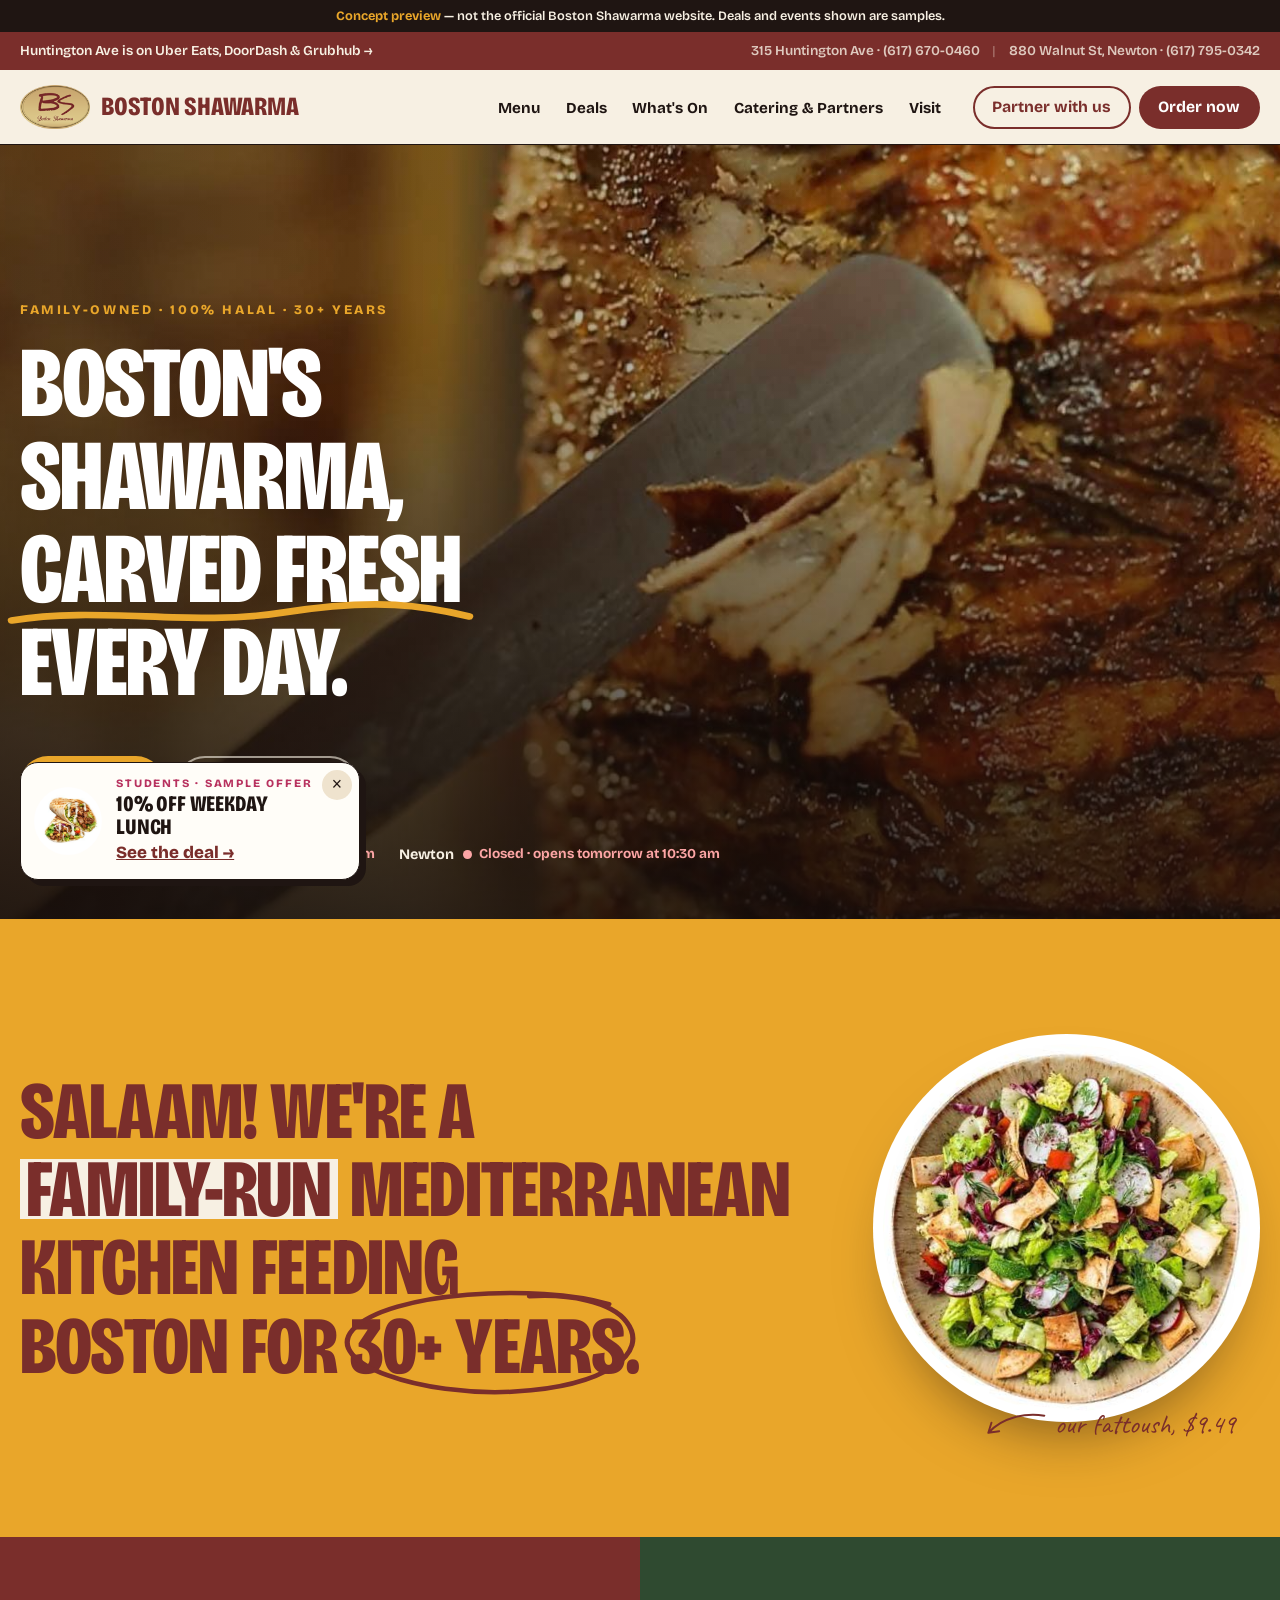
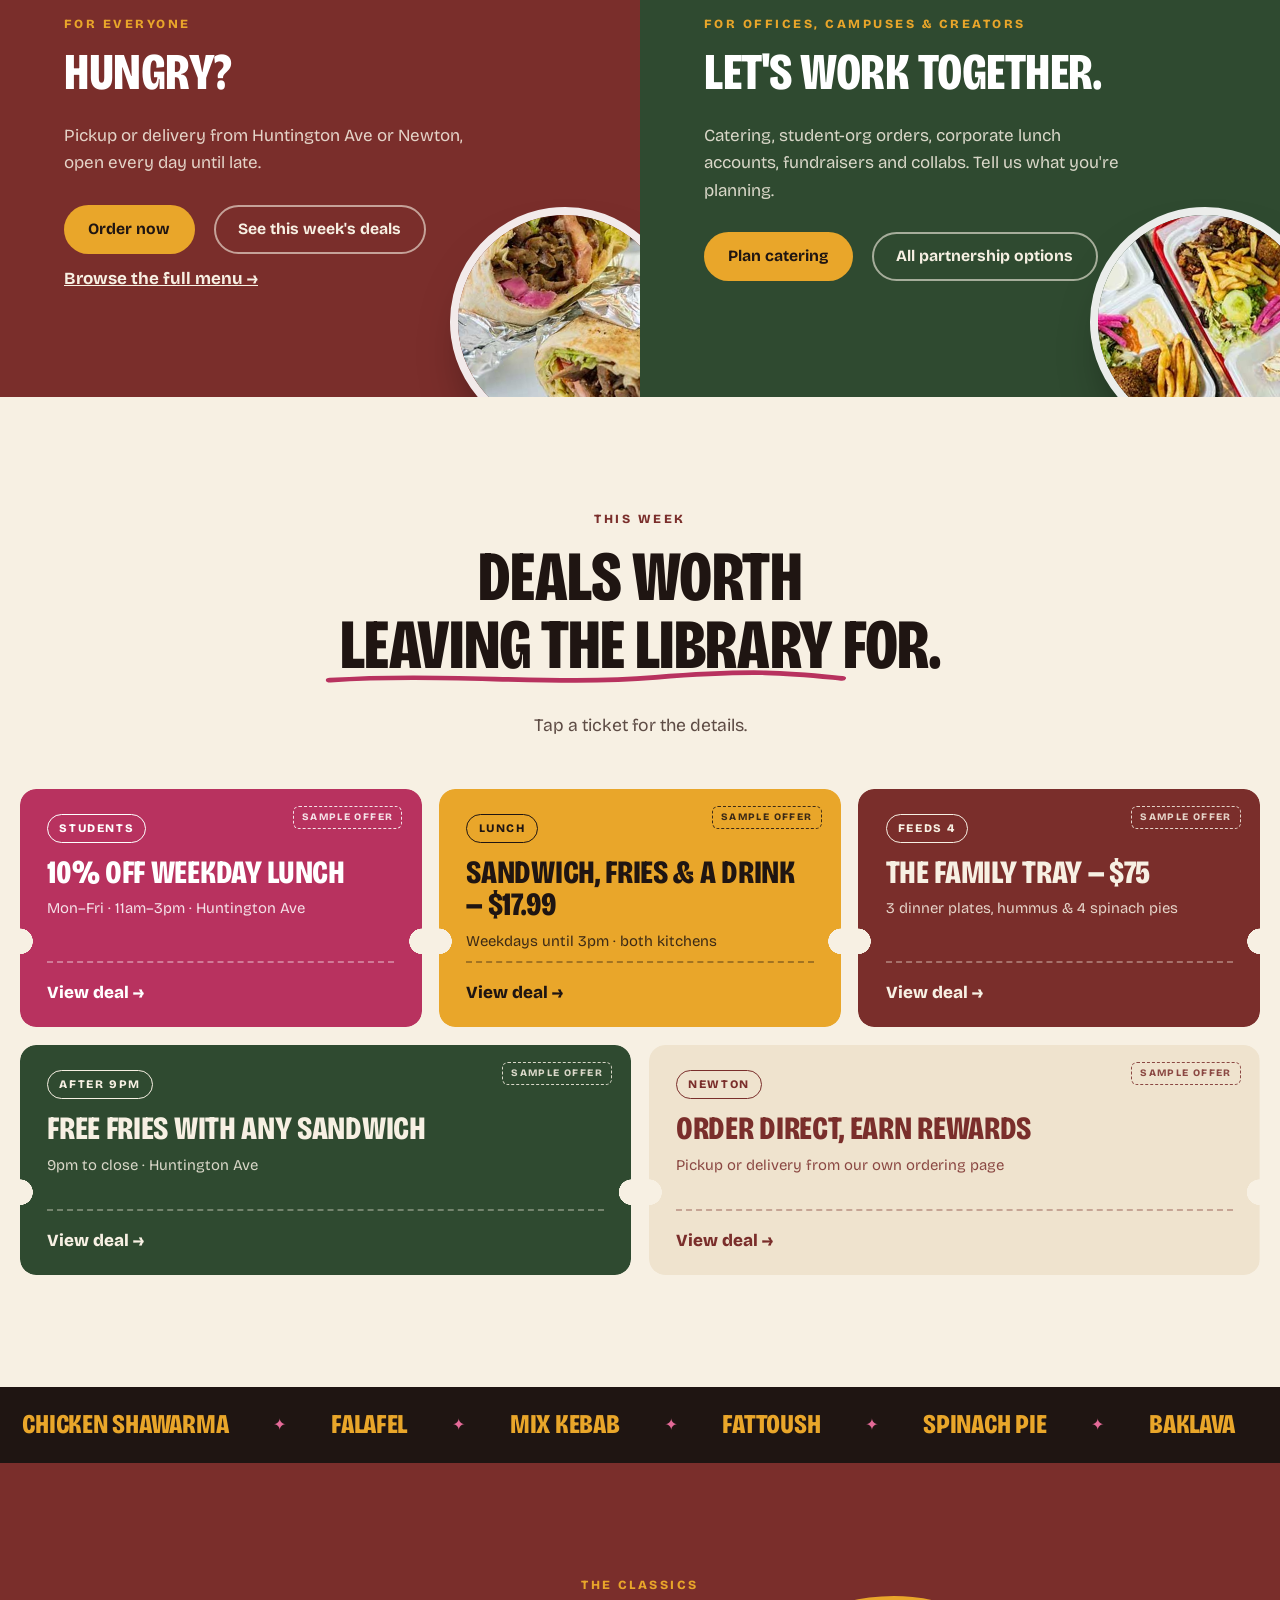
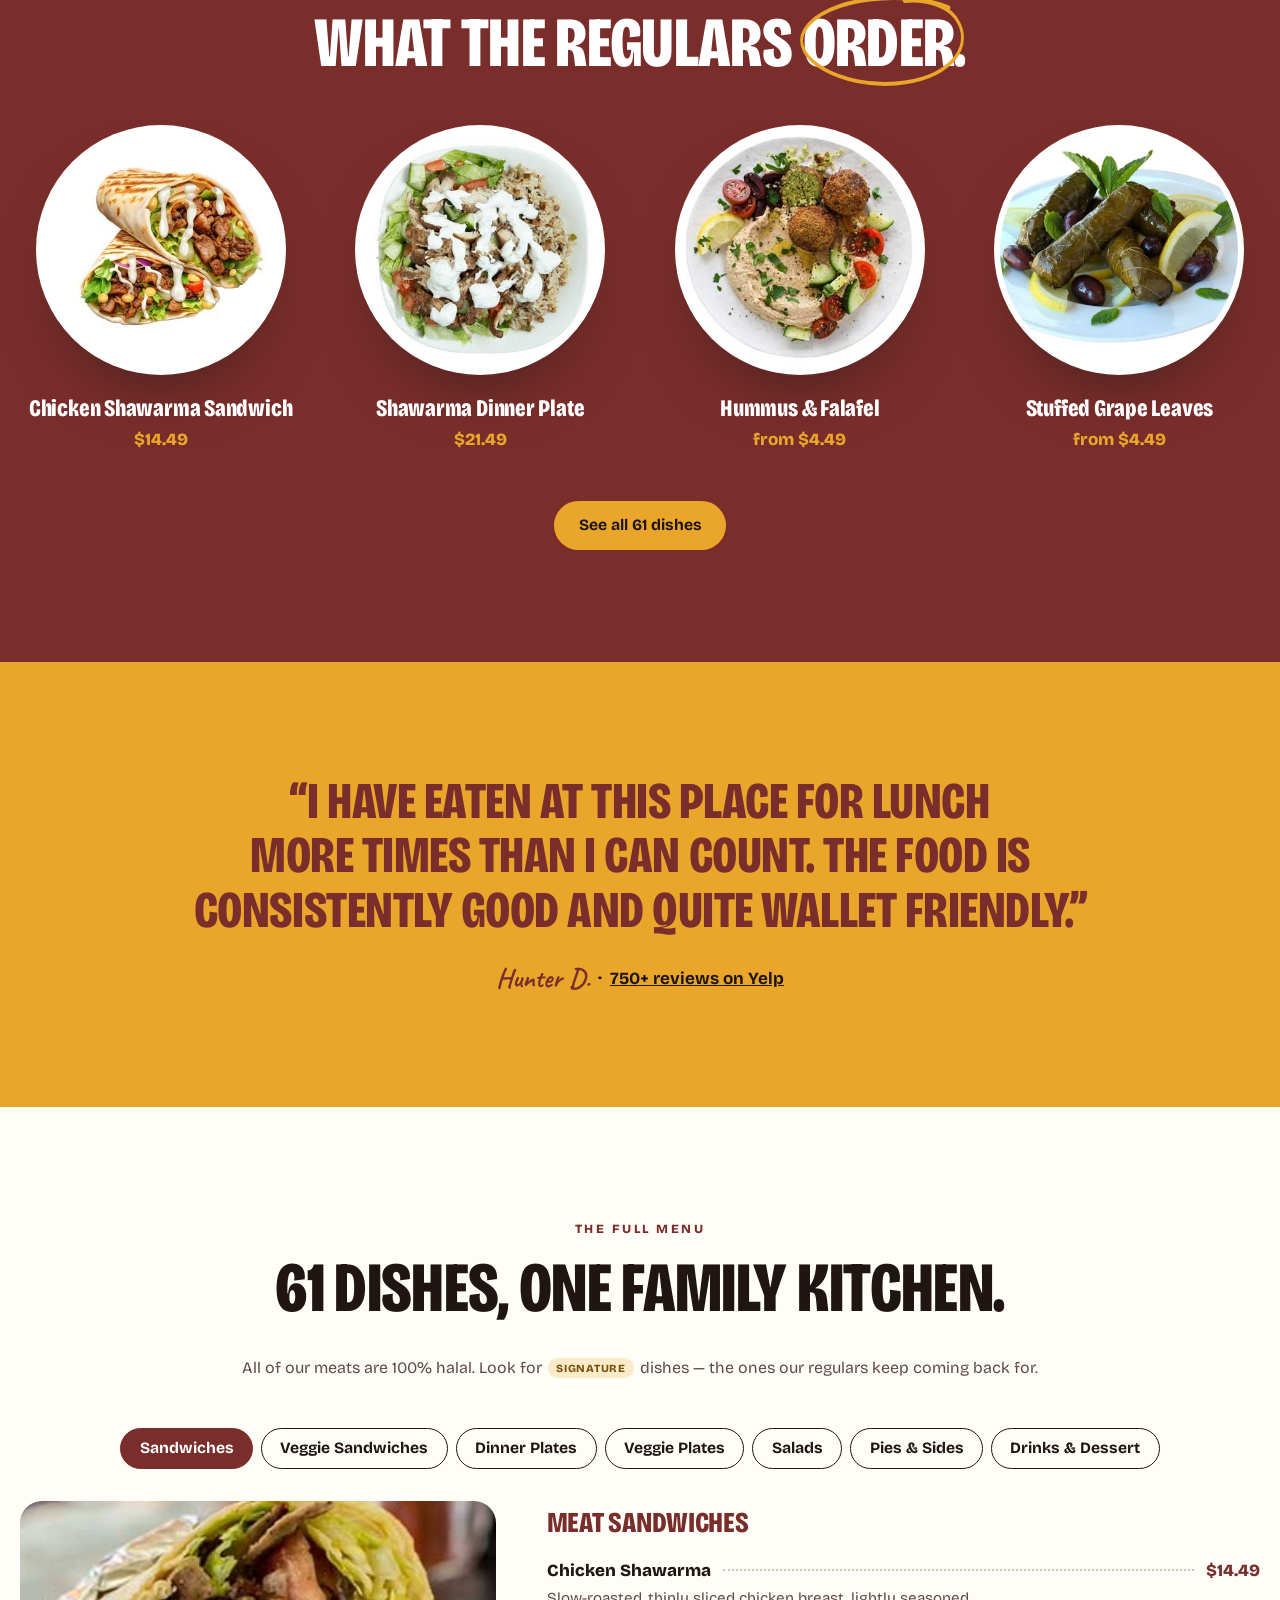
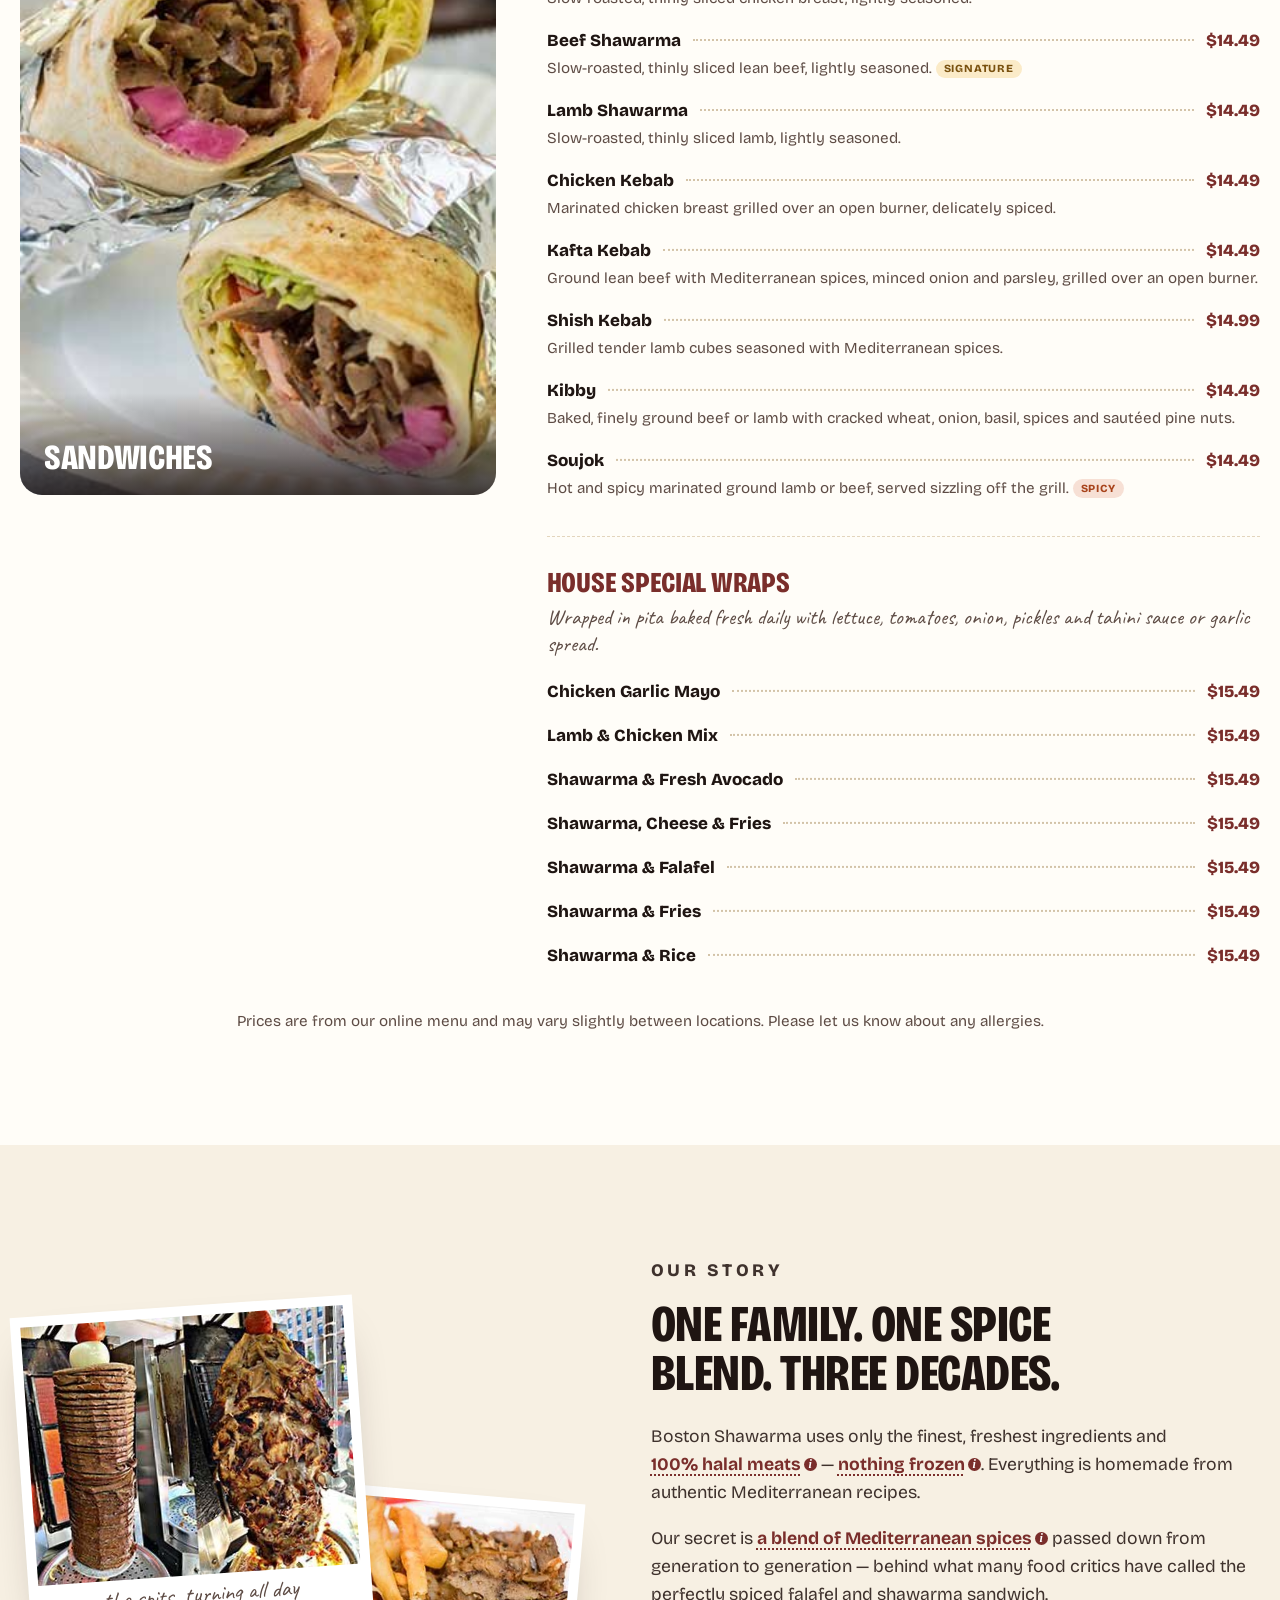
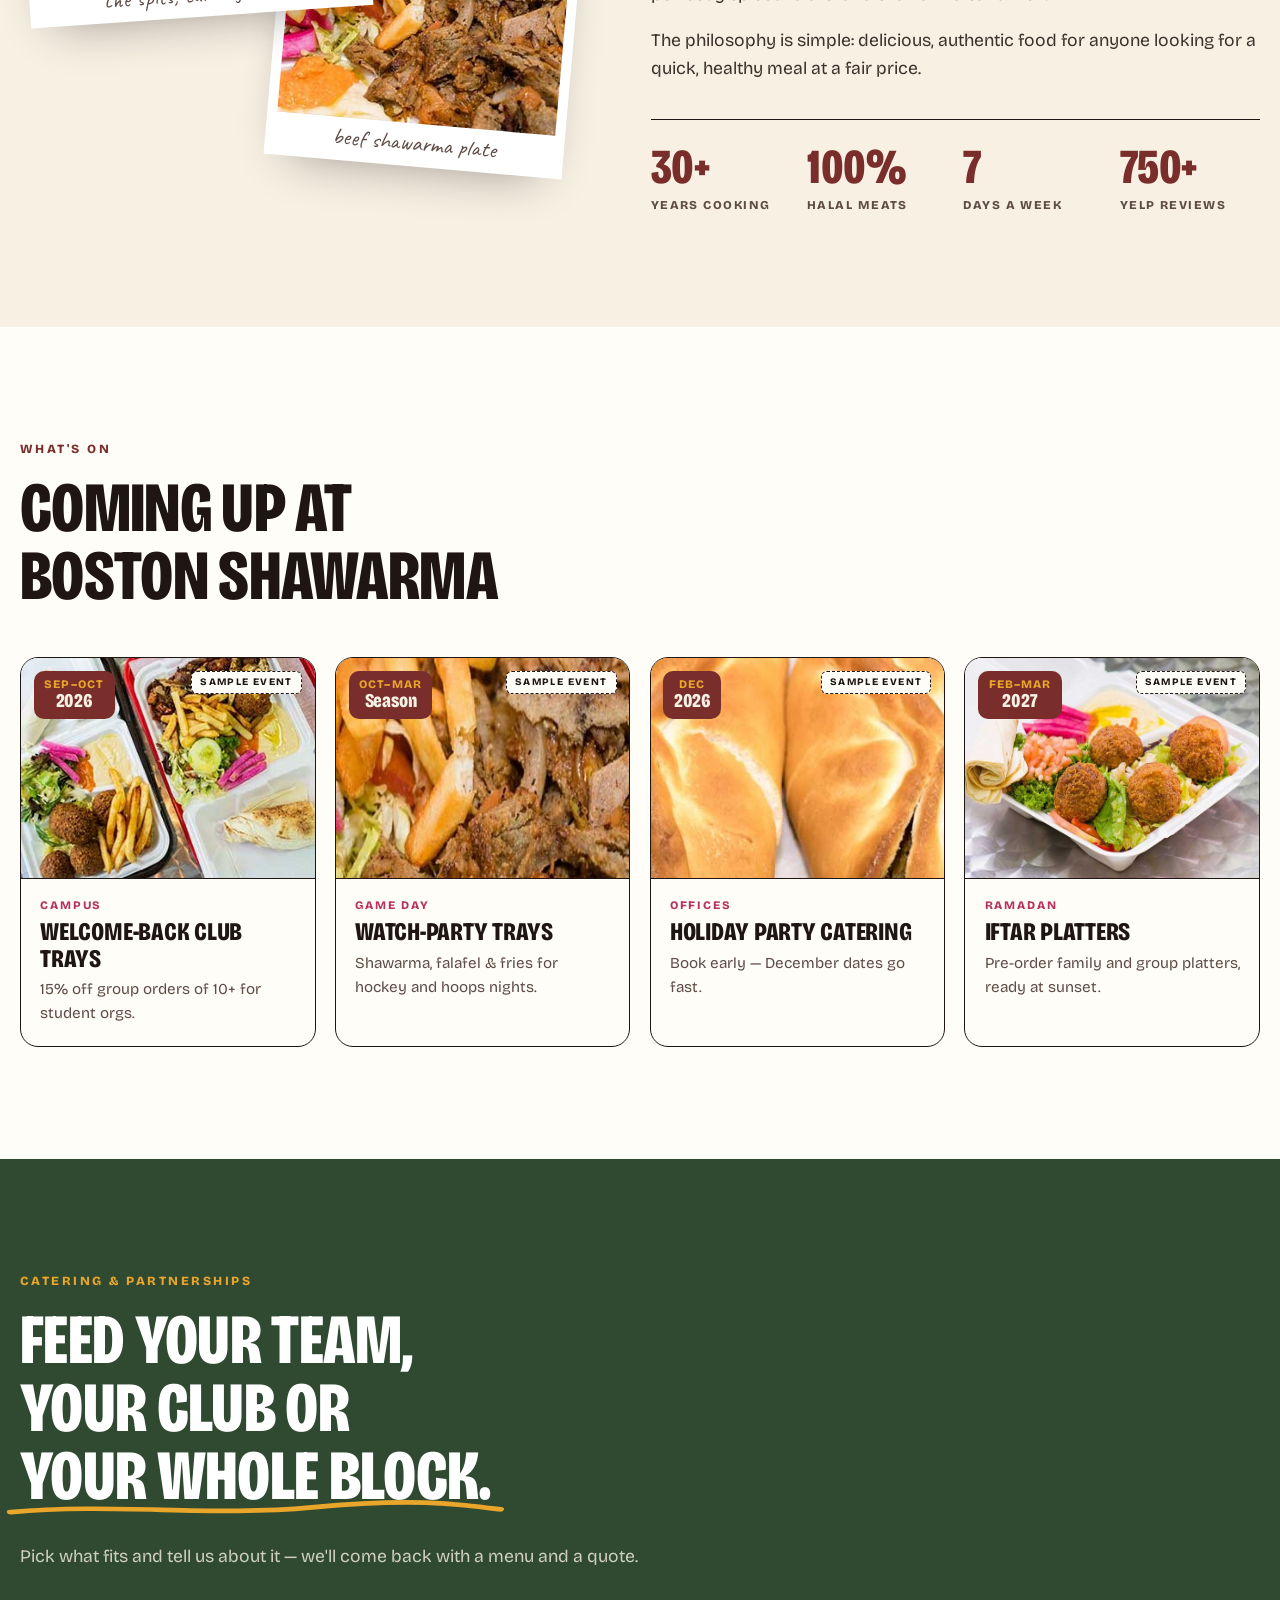
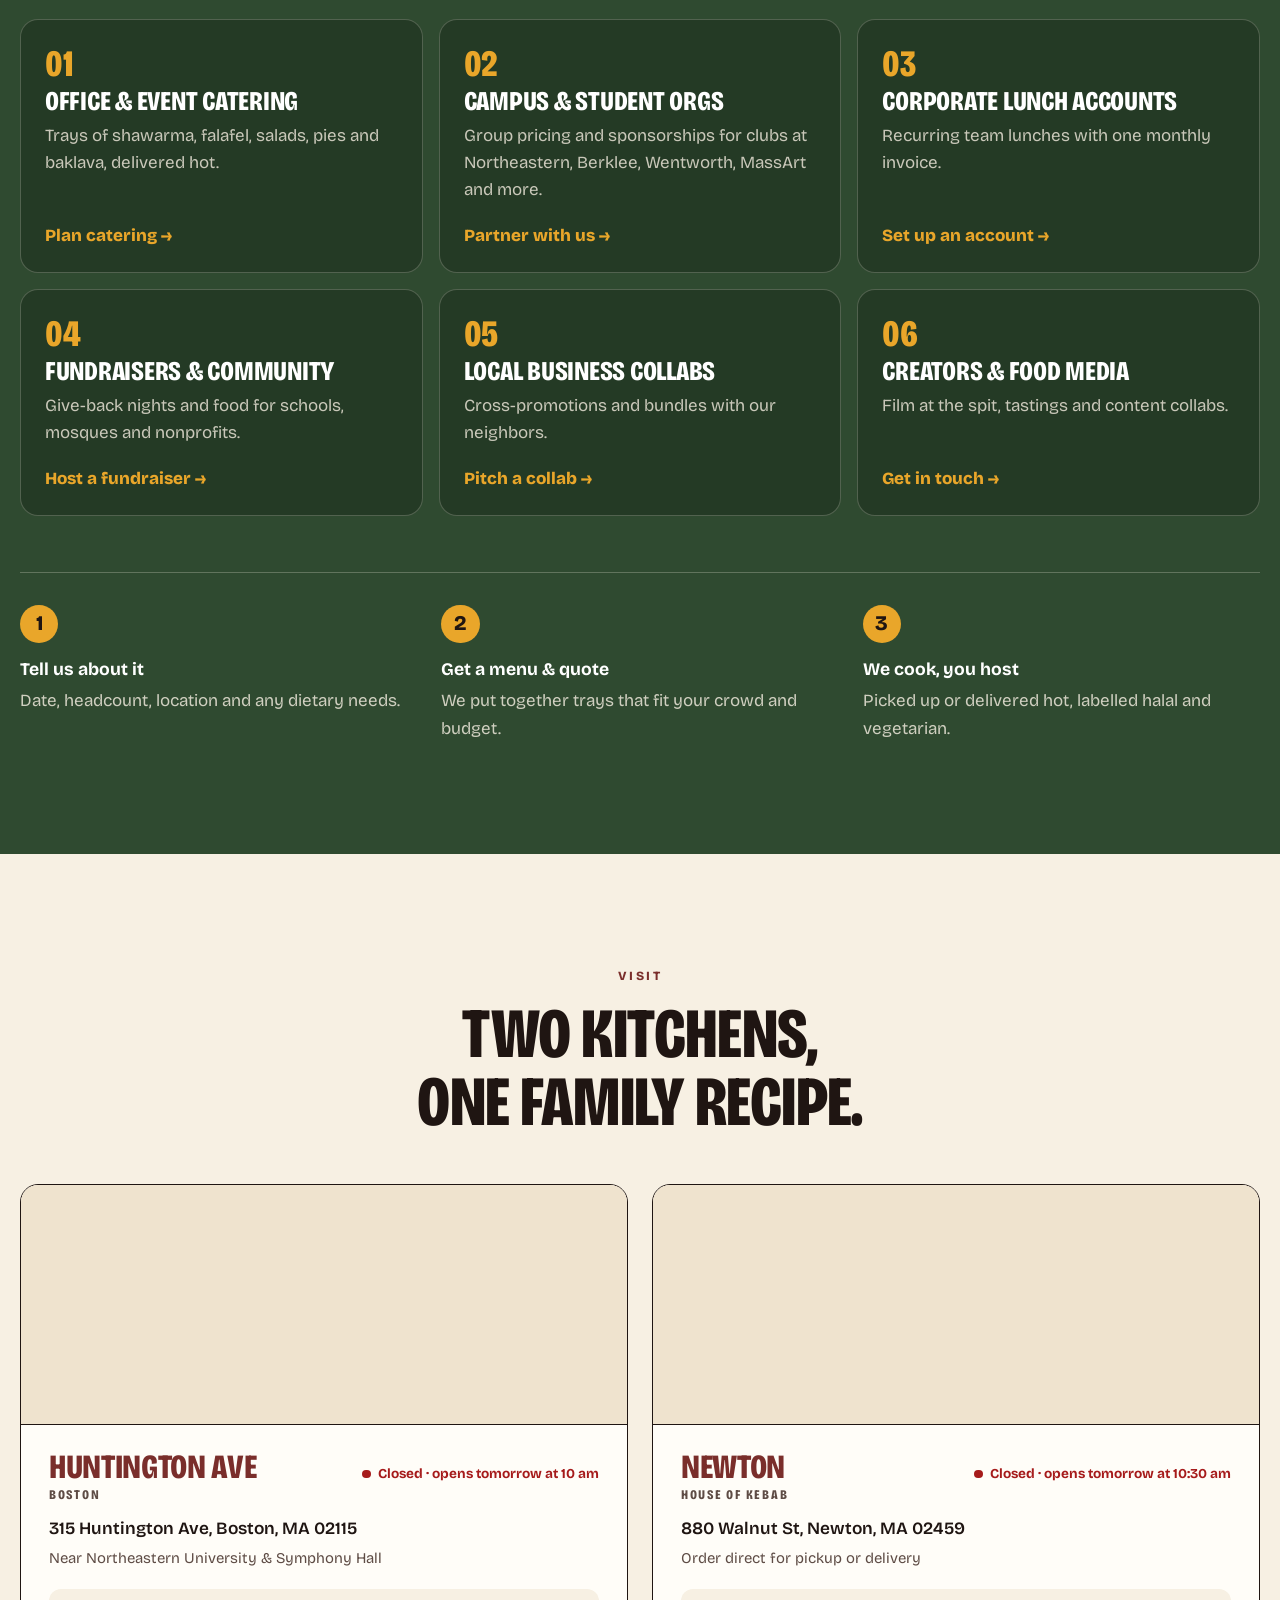
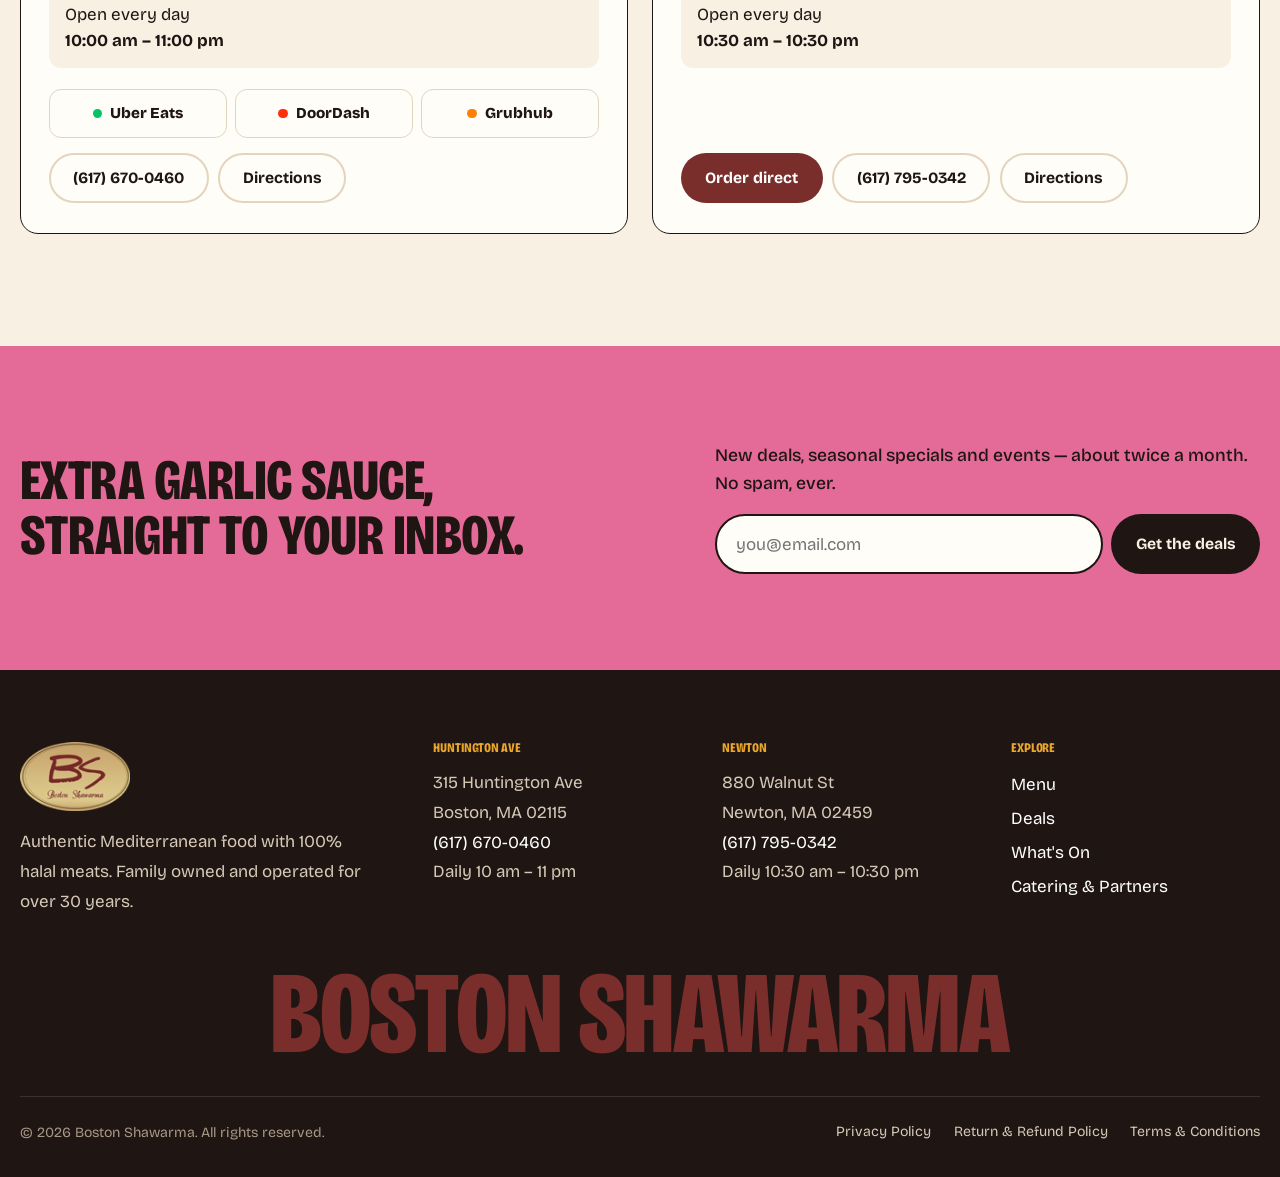
<file: index.html>
<!doctype html>
<html lang="en">
<head>
  <meta charset="utf-8">
  <meta name="viewport" content="width=device-width, initial-scale=1">
  <title>Boston Shawarma | Halal Shawarma &amp; Mediterranean on Huntington Ave &amp; in Newton</title>
  <meta name="description" content="Family-owned for 30+ years: slow-roasted, hand-carved shawarma, falafel and dinner plates with 100% halal meats. 315 Huntington Ave, Boston and 880 Walnut St, Newton. Deals, catering and partnerships.">
  <meta name="theme-color" content="#7A2E2B">
  <!-- PREVIEW: remove before launch, along with the banner and the "sample" flags -->
  <meta name="robots" content="noindex, nofollow">
  <link rel="canonical" href="https://www.boston-shawarma.com/">

  <meta property="og:type" content="website">
  <meta property="og:site_name" content="Boston Shawarma">
  <meta property="og:title" content="Boston Shawarma — carved fresh every day for 30+ years">
  <meta property="og:description" content="Halal shawarma, falafel and plates on Huntington Ave &amp; in Newton. Weekly deals, catering and partnerships.">
  <meta property="og:url" content="https://www.boston-shawarma.com/">
  <meta property="og:image" content="https://www.boston-shawarma.com/images/og-image.jpg">
  <meta name="twitter:card" content="summary_large_image">

  <link rel="icon" type="image/png" href="images/favicon.png">
  <link rel="apple-touch-icon" href="images/apple-touch-icon.png">

  <link rel="preconnect" href="https://fonts.googleapis.com">
  <link rel="preconnect" href="https://fonts.gstatic.com" crossorigin>
  <link href="https://fonts.googleapis.com/css2?family=Bricolage+Grotesque:opsz,wdth,wght@12..96,75..100,200..800&family=Caveat:wght@600;700&display=swap" rel="stylesheet">
  <link rel="stylesheet" href="css/styles.css">

  <script>document.documentElement.classList.add('js')</script>
  <script src="js/main.js" defer></script>

  <script type="application/ld+json">
  {
    "@context": "https://schema.org",
    "@graph": [
      {
        "@type": "Restaurant",
        "name": "Boston Shawarma",
        "url": "https://www.boston-shawarma.com/",
        "image": "https://www.boston-shawarma.com/images/og-image.jpg",
        "servesCuisine": ["Mediterranean", "Middle Eastern", "Lebanese", "Halal"],
        "priceRange": "$$",
        "telephone": "+1-617-670-0460",
        "address": { "@type": "PostalAddress", "streetAddress": "315 Huntington Ave", "addressLocality": "Boston", "addressRegion": "MA", "postalCode": "02115", "addressCountry": "US" },
        "openingHoursSpecification": [{ "@type": "OpeningHoursSpecification", "dayOfWeek": ["Monday", "Tuesday", "Wednesday", "Thursday", "Friday", "Saturday", "Sunday"], "opens": "10:00", "closes": "23:00" }],
        "hasMenu": "https://www.boston-shawarma.com/#menu",
        "sameAs": [
          "https://www.ubereats.com/store/boston-shawarma/FsNJv6YRRBOfaj9tOeOAUw",
          "https://www.doordash.com/en/store/boston-shawarma-(boston)-boston-12198/116620559/",
          "https://www.grubhub.com/restaurant/boston-shawarma-315-huntington-ave-boston/15191336",
          "https://www.yelp.com/biz/boston-shawarma-boston-2"
        ]
      },
      {
        "@type": "Restaurant",
        "name": "Boston Shawarma House of Kebab",
        "url": "https://www.boston-shawarma.com/",
        "image": "https://www.boston-shawarma.com/images/og-image.jpg",
        "servesCuisine": ["Mediterranean", "Middle Eastern", "Lebanese", "Halal"],
        "priceRange": "$$",
        "telephone": "+1-617-795-0342",
        "address": { "@type": "PostalAddress", "streetAddress": "880 Walnut St", "addressLocality": "Newton", "addressRegion": "MA", "postalCode": "02459", "addressCountry": "US" },
        "openingHoursSpecification": [{ "@type": "OpeningHoursSpecification", "dayOfWeek": ["Monday", "Tuesday", "Wednesday", "Thursday", "Friday", "Saturday", "Sunday"], "opens": "10:30", "closes": "22:30" }],
        "hasMenu": "https://www.boston-shawarma.com/#menu",
        "sameAs": ["https://www.yelp.com/biz/boston-shawarma-house-of-kabab-newton"],
        "potentialAction": { "@type": "OrderAction", "target": "https://www.storedirect.grabulldirect.com/menu/boston-shawarma-house-of-kebab-880-walnut-street-newton-ma" }
      }
    ]
  }
  </script>
</head>
<body>
  <a class="skip-link" href="#main">Skip to content</a>

  <!-- PREVIEW banner -->
  <p class="preview-banner" role="note"><strong>Concept preview</strong> — not the official Boston Shawarma website. Deals and events shown are samples.</p>

  <!-- ============ TOP BAR: rotating offers + addresses ============ -->
  <div class="topbar">
    <div class="container topbar-inner">
      <div class="topbar-promos" aria-live="polite">
        <a class="promo is-current" href="#deals" data-popup="order">Huntington Ave is on Uber Eats, DoorDash &amp; Grubhub <span aria-hidden="true">→</span></a>
        <a class="promo" href="#deals" data-popup="deal-student">Students: 10% off weekday lunch (sample) <span aria-hidden="true">→</span></a>
        <a class="promo" href="#partner" data-popup="partner-catering">Catering for your office, club or party <span aria-hidden="true">→</span></a>
      </div>
      <p class="topbar-info">
        <a href="#loc-boston">315 Huntington Ave</a> · <a href="tel:+16176700460">(617) 670-0460</a>
        <span class="sep">|</span>
        <a href="#loc-newton">880 Walnut St, Newton</a> · <a href="tel:+16177950342">(617) 795-0342</a>
      </p>
    </div>
  </div>

  <header class="site-header">
    <div class="container header-inner">
      <a class="brand" href="#top" aria-label="Boston Shawarma — home">
        <img src="images/logo.png" alt="" width="70" height="44">
        <span class="brand-name">Boston Shawarma</span>
      </a>

      <button class="nav-toggle" type="button" aria-expanded="false" aria-controls="site-nav">
        <span class="sr-only">Menu</span>
        <span class="nav-toggle-bars" aria-hidden="true"></span>
      </button>

      <nav id="site-nav" class="site-nav" aria-label="Main">
        <ul>
          <li><a href="#menu">Menu</a></li>
          <li><a href="#deals">Deals</a></li>
          <li><a href="#whats-on">What's On</a></li>
          <li><a href="#partner">Catering &amp; Partners</a></li>
          <li><a href="#visit">Visit</a></li>
          <li class="nav-ctas">
            <a class="btn btn-outline" href="#partner" data-popup="partner-catering">Partner with us</a>
            <a class="btn btn-primary" href="#visit" data-popup="order">Order now</a>
          </li>
        </ul>
      </nav>
    </div>
  </header>

  <main id="main">
    <!-- ============ HERO ============ -->
    <section class="hero" id="top">
      <picture class="hero-media">
        <source media="(max-width: 700px)" srcset="images/hero-mobile.jpg">
        <img src="images/hero.jpg" alt="Shawarma being hand-carved off the spit" width="1699" height="830" fetchpriority="high">
      </picture>
      <div class="container hero-inner">
        <p class="hero-kicker">Family-owned · 100% halal · 30+ years</p>
        <h1>Boston's shawarma, <span class="mark mark-underline">carved fresh<svg viewBox="0 0 300 24" preserveAspectRatio="none" aria-hidden="true"><path pathLength="1" d="M3 16C60 5 118 21 178 10S268 5 297 13"/></svg></span> every day.</h1>
        <div class="hero-actions">
          <a class="btn btn-saffron btn-lg" href="#visit" data-popup="order">Order now</a>
          <a class="btn btn-outline-light btn-lg" href="#partner" data-popup="partner-catering">Cater an event</a>
        </div>
        <ul class="hero-status">
          <li><a href="#loc-boston"><strong>Huntington Ave</strong> <span class="status" data-open-status="boston" hidden></span></a></li>
          <li><a href="#loc-newton"><strong>Newton</strong> <span class="status" data-open-status="newton" hidden></span></a></li>
        </ul>
      </div>
    </section>

    <!-- ============ STATEMENT (saffron) ============ -->
    <section class="statement" aria-labelledby="statement-title">
      <div class="container statement-inner">
        <h2 id="statement-title" class="shout reveal">
          Salaam! We're a <span class="mark mark-highlight">family-run</span> Mediterranean kitchen feeding Boston for
          <span class="mark mark-circle">30+ years.<svg viewBox="0 0 220 90" preserveAspectRatio="none" aria-hidden="true"><path pathLength="1" d="M188 14C140 -2 38 4 14 34C-6 60 60 86 124 82C186 78 216 52 200 28C190 12 160 6 134 8"/></svg></span>
        </h2>
        <figure class="plate plate-xl spinner reveal">
          <img src="images/plate-fattoush.jpg" alt="Fattoush salad with toasted pita, fresh vegetables and herbs" width="387" height="387" loading="lazy">
        </figure>
        <p class="note note-statement reveal" aria-hidden="true">
          <svg viewBox="0 0 90 40"><path d="M84 8C60 4 30 10 12 30M12 30L26 28M12 30L16 17"/></svg>
          our fattoush, $9.49
        </p>
      </div>
    </section>

    <!-- ============ TWO DOORS: customers vs partners ============ -->
    <section class="doors" id="hungry" aria-label="Order or partner with us">
      <div class="door door-hungry reveal">
        <p class="eyebrow">For everyone</p>
        <h2 class="shout-sm">Hungry?</h2>
        <p>Pickup or delivery from Huntington Ave or Newton, open every day until late.</p>
        <div class="door-actions">
          <a class="btn btn-saffron" href="#visit" data-popup="order">Order now</a>
          <a class="btn btn-outline-light" href="#deals">See this week's deals</a>
          <a class="text-link-light" href="#menu">Browse the full menu →</a>
        </div>
        <img class="door-photo" src="images/shawarma-wrap.jpg" alt="" width="340" height="577" loading="lazy">
      </div>
      <div class="door door-partner reveal">
        <p class="eyebrow">For offices, campuses &amp; creators</p>
        <h2 class="shout-sm">Let's work together.</h2>
        <p>Catering, student-org orders, corporate lunch accounts, fundraisers and collabs. Tell us what you're planning.</p>
        <div class="door-actions">
          <a class="btn btn-saffron" href="#partner" data-popup="partner-catering">Plan catering</a>
          <a class="btn btn-outline-light" href="#partner">All partnership options</a>
        </div>
        <img class="door-photo" src="images/combo-plates.jpg" alt="" width="342" height="273" loading="lazy">
      </div>
    </section>

    <!-- ============ DEALS ============ -->
    <!-- SAMPLE OFFERS for the pitch — confirm every deal, price and term with the owners before launch -->
    <section class="section deals" id="deals" aria-labelledby="deals-title">
      <div class="container">
        <header class="section-head reveal">
          <p class="eyebrow">This week</p>
          <h2 id="deals-title" class="shout">Deals worth <span class="mark mark-underline">leaving the library<svg viewBox="0 0 300 24" preserveAspectRatio="none" aria-hidden="true"><path pathLength="1" d="M3 14C70 6 130 20 190 11S270 7 297 12"/></svg></span> for.</h2>
          <p>Tap a ticket for the details.</p>
        </header>
        <ul class="ticket-grid">
          <li class="reveal">
            <a class="ticket ticket-turnip" href="#deals" data-popup="deal-student">
              <span class="ticket-tag">Students</span><span class="sample-flag">Sample offer</span>
              <span class="ticket-title">10% off weekday lunch</span>
              <span class="ticket-meta">Mon–Fri · 11am–3pm · Huntington Ave</span>
              <span class="ticket-cta">View deal →</span>
            </a>
          </li>
          <li class="reveal">
            <a class="ticket ticket-saffron" href="#deals" data-popup="deal-lunch">
              <span class="ticket-tag">Lunch</span><span class="sample-flag">Sample offer</span>
              <span class="ticket-title">Sandwich, fries &amp; a drink — $17.99</span>
              <span class="ticket-meta">Weekdays until 3pm · both kitchens</span>
              <span class="ticket-cta">View deal →</span>
            </a>
          </li>
          <li class="reveal">
            <a class="ticket ticket-burgundy" href="#deals" data-popup="deal-family">
              <span class="ticket-tag">Feeds 4</span><span class="sample-flag">Sample offer</span>
              <span class="ticket-title">The Family Tray — $75</span>
              <span class="ticket-meta">3 dinner plates, hummus &amp; 4 spinach pies</span>
              <span class="ticket-cta">View deal →</span>
            </a>
          </li>
          <li class="reveal">
            <a class="ticket ticket-parsley" href="#deals" data-popup="deal-late">
              <span class="ticket-tag">After 9pm</span><span class="sample-flag">Sample offer</span>
              <span class="ticket-title">Free fries with any sandwich</span>
              <span class="ticket-meta">9pm to close · Huntington Ave</span>
              <span class="ticket-cta">View deal →</span>
            </a>
          </li>
          <li class="reveal">
            <a class="ticket ticket-cream" href="#deals" data-popup="deal-direct">
              <span class="ticket-tag">Newton</span><span class="sample-flag">Sample offer</span>
              <span class="ticket-title">Order direct, earn rewards</span>
              <span class="ticket-meta">Pickup or delivery from our own ordering page</span>
              <span class="ticket-cta">View deal →</span>
            </a>
          </li>
        </ul>
      </div>
    </section>

    <!-- ============ TICKER ============ -->
    <div class="ticker" aria-hidden="true">
      <div class="ticker-track">
        <span>Chicken shawarma</span><span>Falafel</span><span>Mix kebab</span><span>Fattoush</span><span>Spinach pie</span><span>Baklava</span><span>Grape leaves</span><span>Garlic sauce</span>
        <span>Chicken shawarma</span><span>Falafel</span><span>Mix kebab</span><span>Fattoush</span><span>Spinach pie</span><span>Baklava</span><span>Grape leaves</span><span>Garlic sauce</span>
      </div>
    </div>

    <!-- ============ CLASSICS (round plates on burgundy) ============ -->
    <section class="section classics" id="classics" aria-labelledby="classics-title">
      <div class="container">
        <header class="section-head reveal">
          <p class="eyebrow">The classics</p>
          <h2 id="classics-title" class="shout">What the regulars <span class="mark mark-circle">order.<svg viewBox="0 0 220 90" preserveAspectRatio="none" aria-hidden="true"><path pathLength="1" d="M188 14C140 -2 38 4 14 34C-6 60 60 86 124 82C186 78 216 52 200 28C190 12 160 6 134 8"/></svg></span></h2>
        </header>
        <ul class="plate-row">
          <li class="reveal"><a class="plate-card" href="#menu" data-popup="dish-wrap">
            <span class="plate"><img src="images/plate-wrap.jpg" alt="Chicken shawarma sandwich cut in half" width="387" height="387" loading="lazy"></span>
            <span class="plate-name">Chicken Shawarma Sandwich</span><span class="plate-price">$14.49</span></a></li>
          <li class="reveal"><a class="plate-card" href="#menu" data-popup="dish-plate">
            <span class="plate"><img src="images/plate-shawarma-rice.jpg" alt="Shawarma over rice with garlic sauce and salad" width="387" height="387" loading="lazy"></span>
            <span class="plate-name">Shawarma Dinner Plate</span><span class="plate-price">$21.49</span></a></li>
          <li class="reveal"><a class="plate-card" href="#menu" data-popup="dish-hummus">
            <span class="plate"><img src="images/plate-hummus-falafel.jpg" alt="Hummus topped with falafel, tomatoes and cucumber" width="387" height="387" loading="lazy"></span>
            <span class="plate-name">Hummus &amp; Falafel</span><span class="plate-price">from $4.49</span></a></li>
          <li class="reveal"><a class="plate-card" href="#menu" data-popup="dish-grape">
            <span class="plate"><img src="images/plate-grape-leaves.jpg" alt="Stuffed grape leaves with lemon and olives" width="433" height="433" loading="lazy"></span>
            <span class="plate-name">Stuffed Grape Leaves</span><span class="plate-price">from $4.49</span></a></li>
        </ul>
        <p class="classics-more reveal"><a class="btn btn-saffron" href="#menu">See all 61 dishes</a></p>
      </div>
    </section>

    <!-- ============ QUOTE (saffron) ============ -->
    <section class="quote" aria-label="What customers say">
      <div class="container quote-inner reveal">
        <blockquote>“I have eaten at this place for lunch more times than I can count. The food is consistently good and quite wallet friendly.”</blockquote>
        <p class="quote-author"><span>Hunter D.</span> · <a href="https://www.yelp.com/biz/boston-shawarma-boston-2" target="_blank" rel="noopener">750+ reviews on Yelp</a></p>
      </div>
    </section>

    <!-- ============ MENU (generated from the ordering menu) ============ -->
    <!--MENU:start-->
    <section class="section menu" id="menu" aria-labelledby="menu-title">
            <div class="container">
                <header class="section-head">
                    <p class="eyebrow">The full menu</p>
                    <h2 id="menu-title" class="shout">61 dishes, one family kitchen.</h2>
                    <p>All of our meats are 100% halal. Look for <span class="tag tag-fav">Signature</span> dishes — the ones our regulars keep coming back for.</p>
                </header>

                <div class="menu-tabs" role="tablist" aria-label="Menu categories">
                    <button class="menu-tab" role="tab" id="tab-sandwiches" aria-controls="panel-sandwiches" type="button">Sandwiches</button>
                    <button class="menu-tab" role="tab" id="tab-veggie" aria-controls="panel-veggie" type="button">Veggie Sandwiches</button>
                    <button class="menu-tab" role="tab" id="tab-plates" aria-controls="panel-plates" type="button">Dinner Plates</button>
                    <button class="menu-tab" role="tab" id="tab-veg-plates" aria-controls="panel-veg-plates" type="button">Veggie Plates</button>
                    <button class="menu-tab" role="tab" id="tab-salads" aria-controls="panel-salads" type="button">Salads</button>
                    <button class="menu-tab" role="tab" id="tab-pies-sides" aria-controls="panel-pies-sides" type="button">Pies &amp; Sides</button>
                    <button class="menu-tab" role="tab" id="tab-drinks" aria-controls="panel-drinks" type="button">Drinks &amp; Dessert</button>
                </div>

                <!-- Prices and items from the online-ordering menu. Update here when prices change. -->
                <div class="menu-panels">
                    <div class="menu-panel" role="tabpanel" id="panel-sandwiches" aria-labelledby="tab-sandwiches">
                        <figure class="menu-photo"><img src="images/shawarma-wrap.jpg" alt="Shawarma sandwich wrapped in fresh pita" width="340" height="577" loading="lazy"><figcaption>Sandwiches</figcaption></figure>
                        <div class="menu-items">
                        <h3 class="panel-title">Sandwiches</h3>
                        <div class="menu-group">
                            <h4 class="group-title">Meat Sandwiches</h4>
                            <ul class="dish-list">
                                <li class="dish">
                                    <p class="dish-row"><span class="dish-name">Chicken Shawarma</span><span class="dish-price">$14.49</span></p>
                                    <p class="dish-desc">Slow-roasted, thinly sliced chicken breast, lightly seasoned.</p>
                                </li>
                                <li class="dish">
                                    <p class="dish-row"><span class="dish-name">Beef Shawarma</span><span class="dish-price">$14.49</span></p>
                                    <p class="dish-desc">Slow-roasted, thinly sliced lean beef, lightly seasoned. <span class="tag tag-fav">Signature</span></p>
                                </li>
                                <li class="dish">
                                    <p class="dish-row"><span class="dish-name">Lamb Shawarma</span><span class="dish-price">$14.49</span></p>
                                    <p class="dish-desc">Slow-roasted, thinly sliced lamb, lightly seasoned.</p>
                                </li>
                                <li class="dish">
                                    <p class="dish-row"><span class="dish-name">Chicken Kebab</span><span class="dish-price">$14.49</span></p>
                                    <p class="dish-desc">Marinated chicken breast grilled over an open burner, delicately spiced.</p>
                                </li>
                                <li class="dish">
                                    <p class="dish-row"><span class="dish-name">Kafta Kebab</span><span class="dish-price">$14.49</span></p>
                                    <p class="dish-desc">Ground lean beef with Mediterranean spices, minced onion and parsley, grilled over an open burner.</p>
                                </li>
                                <li class="dish">
                                    <p class="dish-row"><span class="dish-name">Shish Kebab</span><span class="dish-price">$14.99</span></p>
                                    <p class="dish-desc">Grilled tender lamb cubes seasoned with Mediterranean spices.</p>
                                </li>
                                <li class="dish">
                                    <p class="dish-row"><span class="dish-name">Kibby</span><span class="dish-price">$14.49</span></p>
                                    <p class="dish-desc">Baked, finely ground beef or lamb with cracked wheat, onion, basil, spices and sautéed pine nuts.</p>
                                </li>
                                <li class="dish">
                                    <p class="dish-row"><span class="dish-name">Soujok</span><span class="dish-price">$14.49</span></p>
                                    <p class="dish-desc">Hot and spicy marinated ground lamb or beef, served sizzling off the grill. <span class="tag tag-spicy">Spicy</span></p>
                                </li>
                            </ul>
                        </div>
                        <div class="menu-group">
                            <h4 class="group-title">House Special Wraps</h4>
                            <p class="group-note">Wrapped in pita baked fresh daily with lettuce, tomatoes, onion, pickles and tahini sauce or garlic spread.</p>
                            <ul class="dish-list">
                                <li class="dish">
                                    <p class="dish-row"><span class="dish-name">Chicken Garlic Mayo</span><span class="dish-price">$15.49</span></p>
                                </li>
                                <li class="dish">
                                    <p class="dish-row"><span class="dish-name">Lamb &amp; Chicken Mix</span><span class="dish-price">$15.49</span></p>
                                </li>
                                <li class="dish">
                                    <p class="dish-row"><span class="dish-name">Shawarma &amp; Fresh Avocado</span><span class="dish-price">$15.49</span></p>
                                </li>
                                <li class="dish">
                                    <p class="dish-row"><span class="dish-name">Shawarma, Cheese &amp; Fries</span><span class="dish-price">$15.49</span></p>
                                </li>
                                <li class="dish">
                                    <p class="dish-row"><span class="dish-name">Shawarma &amp; Falafel</span><span class="dish-price">$15.49</span></p>
                                </li>
                                <li class="dish">
                                    <p class="dish-row"><span class="dish-name">Shawarma &amp; Fries</span><span class="dish-price">$15.49</span></p>
                                </li>
                                <li class="dish">
                                    <p class="dish-row"><span class="dish-name">Shawarma &amp; Rice</span><span class="dish-price">$15.49</span></p>
                                </li>
                            </ul>
                        </div>
                        </div>
                    </div>
                    <div class="menu-panel" role="tabpanel" id="panel-veggie" aria-labelledby="tab-veggie">
                        <figure class="menu-photo"><img src="images/falafel-avocado-wrap.jpg" alt="Falafel wrap with fresh avocado" width="340" height="577" loading="lazy"><figcaption>Veggie Sandwiches</figcaption></figure>
                        <div class="menu-items">
                        <h3 class="panel-title">Veggie Sandwiches</h3>
                        <div class="menu-group">
                            <h4 class="group-title">Classics</h4>
                            <ul class="dish-list">
                                <li class="dish">
                                    <p class="dish-row"><span class="dish-name">Falafel</span><span class="dish-price">$13.99</span></p>
                                    <p class="dish-desc">Fava beans and chickpeas with parsley, onion, coriander, pepper and cumin, lightly fried. <span class="tag tag-fav">Signature</span></p>
                                </li>
                                <li class="dish">
                                    <p class="dish-row"><span class="dish-name">Hummus</span><span class="dish-price">$13.99</span></p>
                                    <p class="dish-desc">Chickpeas blended with tahini, lemon juice, garlic and cumin.</p>
                                </li>
                                <li class="dish">
                                    <p class="dish-row"><span class="dish-name">Babaghanoush</span><span class="dish-price">$13.99</span></p>
                                    <p class="dish-desc">Smoked eggplant blended with garlic, tahini and lemon juice.</p>
                                </li>
                                <li class="dish">
                                    <p class="dish-row"><span class="dish-name">Stuffed Grape Leaves</span><span class="dish-price">$13.99</span></p>
                                    <p class="dish-desc">Tender baby grape leaves stuffed with seasoned rice, slow-cooked in lemon juice.</p>
                                </li>
                                <li class="dish">
                                    <p class="dish-row"><span class="dish-name">Taboule</span><span class="dish-price">$13.99</span></p>
                                    <p class="dish-desc">Finely chopped parsley, diced tomatoes, scallion and cracked wheat with lemon and olive oil.</p>
                                </li>
                                <li class="dish">
                                    <p class="dish-row"><span class="dish-name">Hallumi Cheese</span><span class="dish-price">$13.99</span></p>
                                    <p class="dish-desc">Sheep and goat&#x27;s milk cheese with cucumber, black olives, mint and spices.</p>
                                </li>
                                <li class="dish">
                                    <p class="dish-row"><span class="dish-name">Vegetarian Kibby</span><span class="dish-price">$13.99</span></p>
                                    <p class="dish-desc">A baked mix of pumpkin, cracked wheat, sautéed pine nuts, chickpeas and onion.</p>
                                </li>
                            </ul>
                        </div>
                        <div class="menu-group">
                            <h4 class="group-title">House Special Wraps</h4>
                            <p class="group-note">Wrapped in pita baked fresh daily with lettuce, tomatoes, onion, pickles and tahini sauce or garlic spread.</p>
                            <ul class="dish-list">
                                <li class="dish">
                                    <p class="dish-row"><span class="dish-name">Falafel, Hummus &amp; Fries</span><span class="dish-price">$14.49</span></p>
                                    <p class="dish-desc"><span class="tag tag-fav">Signature</span></p>
                                </li>
                                <li class="dish">
                                    <p class="dish-row"><span class="dish-name">Falafel, Hummus &amp; Grape Leaves</span><span class="dish-price">$14.49</span></p>
                                </li>
                                <li class="dish">
                                    <p class="dish-row"><span class="dish-name">Falafel, Hummus, Bean &amp; Rice</span><span class="dish-price">$14.49</span></p>
                                </li>
                                <li class="dish">
                                    <p class="dish-row"><span class="dish-name">Falafel, Hummus &amp; Cheese Fries</span><span class="dish-price">$13.49</span></p>
                                </li>
                                <li class="dish">
                                    <p class="dish-row"><span class="dish-name">Falafel, Hummus &amp; Fresh Avocado</span><span class="dish-price">$13.49</span></p>
                                </li>
                            </ul>
                        </div>
                        </div>
                    </div>
                    <div class="menu-panel" role="tabpanel" id="panel-plates" aria-labelledby="tab-plates">
                        <figure class="menu-photo"><img src="images/shawarma-plate.jpg" alt="Shawarma dinner plate with fries, salad and falafel" width="682" height="454" loading="lazy"><figcaption>Dinner Plates</figcaption></figure>
                        <div class="menu-items">
                        <h3 class="panel-title">Dinner Plates</h3>
                        <div class="menu-group">
                            <h4 class="group-title">Meat Dinner Plates</h4>
                            <p class="group-note">Every plate comes with pita bread, rice, hummus, salad and fries, topped with sesame tahini or our spicy homemade sauce.</p>
                            <ul class="dish-list">
                                <li class="dish">
                                    <p class="dish-row"><span class="dish-name">Shawarma</span><span class="dish-price">$21.49</span></p>
                                    <p class="dish-desc"><span class="tag tag-fav">Signature</span></p>
                                </li>
                                <li class="dish">
                                    <p class="dish-row"><span class="dish-name">Mix It</span><span class="dish-price">$21.99</span></p>
                                    <p class="dish-desc">Lamb and chicken shawarma. <span class="tag tag-fav">Signature</span></p>
                                </li>
                                <li class="dish">
                                    <p class="dish-row"><span class="dish-name">Go Combo Shawarma</span><span class="dish-price">$25.99</span></p>
                                    <p class="dish-desc">Lamb, chicken and kafta.</p>
                                </li>
                                <li class="dish">
                                    <p class="dish-row"><span class="dish-name">Chicken Kebab</span><span class="dish-price">$23.99</span></p>
                                </li>
                                <li class="dish">
                                    <p class="dish-row"><span class="dish-name">Shish Kebab</span><span class="dish-price">$23.99</span></p>
                                </li>
                                <li class="dish">
                                    <p class="dish-row"><span class="dish-name">Kafta Kebab</span><span class="dish-price">$21.99</span></p>
                                </li>
                                <li class="dish">
                                    <p class="dish-row"><span class="dish-name">Mix Kebab</span><span class="dish-price">$25.99</span></p>
                                    <p class="dish-desc">Lamb, chicken and kafta kebab.</p>
                                </li>
                                <li class="dish">
                                    <p class="dish-row"><span class="dish-name">Kibby</span><span class="dish-price">$20.49</span></p>
                                </li>
                                <li class="dish">
                                    <p class="dish-row"><span class="dish-name">Soujok</span><span class="dish-price">$21.99</span></p>
                                    <p class="dish-desc"><span class="tag tag-spicy">Spicy</span></p>
                                </li>
                            </ul>
                        </div>
                        </div>
                    </div>
                    <div class="menu-panel" role="tabpanel" id="panel-veg-plates" aria-labelledby="tab-veg-plates">
                        <figure class="menu-photo"><img src="images/falafel-plate.jpg" alt="Falafel dinner plate with salad and pickled turnips" width="720" height="482" loading="lazy"><figcaption>Veggie Plates</figcaption></figure>
                        <div class="menu-items">
                        <h3 class="panel-title">Veggie Plates</h3>
                        <div class="menu-group">
                            <h4 class="group-title">Vegetarian Dinner Plates</h4>
                            <p class="group-note">Every plate comes with pita bread, rice, hummus, salad and fries, topped with sesame tahini or our spicy homemade sauce.</p>
                            <ul class="dish-list">
                                <li class="dish">
                                    <p class="dish-row"><span class="dish-name">Falafel</span><span class="dish-price">$18.49</span></p>
                                </li>
                                <li class="dish">
                                    <p class="dish-row"><span class="dish-name">Falafel &amp; Fresh Avocado</span><span class="dish-price">$19.49</span></p>
                                </li>
                                <li class="dish">
                                    <p class="dish-row"><span class="dish-name">Grape Leaves</span><span class="dish-price">$18.49</span></p>
                                </li>
                                <li class="dish">
                                    <p class="dish-row"><span class="dish-name">Vegetarian Kibby</span><span class="dish-price">$18.49</span></p>
                                </li>
                                <li class="dish">
                                    <p class="dish-row"><span class="dish-name">Combo Plate</span><span class="dish-price">$18.49</span></p>
                                    <p class="dish-desc">Falafel and grape leaves.</p>
                                </li>
                            </ul>
                        </div>
                        </div>
                    </div>
                    <div class="menu-panel" role="tabpanel" id="panel-salads" aria-labelledby="tab-salads">
                        <figure class="menu-photo"><img src="images/middle-eastern-salad.jpg" alt="Middle Eastern salad with grape leaves, olives and feta" width="682" height="454" loading="lazy"><figcaption>Salads</figcaption></figure>
                        <div class="menu-items">
                        <h3 class="panel-title">Salads</h3>
                        <div class="menu-group">
                            <h4 class="group-title">Fresh Salads</h4>
                            <ul class="dish-list">
                                <li class="dish">
                                    <p class="dish-row"><span class="dish-name">Fattoush Salad</span><span class="dish-price">$9.49</span></p>
                                    <p class="dish-desc">A zesty mix of chopped parsley, tomatoes, green peppers and toasted pita with olive oil and savory spices. <span class="tag tag-veg">Vegetarian</span></p>
                                </li>
                                <li class="dish">
                                    <p class="dish-row"><span class="dish-name">Falafel Salad</span><span class="dish-price">$16.49</span></p>
                                    <p class="dish-desc">Falafel served with taboule and hummus. <span class="tag tag-veg">Vegetarian</span></p>
                                </li>
                                <li class="dish">
                                    <p class="dish-row"><span class="dish-name">Middle Eastern Salad</span><span class="dish-price">$15.49</span></p>
                                    <p class="dish-desc">Stuffed grape leaves, taboule, tomatoes, lettuce, carrots, peppers, black olives, cucumber and feta with tahini dressing. <span class="tag tag-veg">Vegetarian</span> <span class="tag tag-fav">Signature</span></p>
                                </li>
                                <li class="dish">
                                    <p class="dish-row"><span class="dish-name">Shawarma Salad</span><span class="dish-price">$18.49</span></p>
                                    <p class="dish-desc">Fattoush topped with your choice of lamb, chicken or beef shawarma.</p>
                                </li>
                            </ul>
                        </div>
                        </div>
                    </div>
                    <div class="menu-panel" role="tabpanel" id="panel-pies-sides" aria-labelledby="tab-pies-sides">
                        <figure class="menu-photo"><img src="images/pies.jpg" alt="Golden homemade pies" width="340" height="577" loading="lazy"><figcaption>Pies &amp; Sides</figcaption></figure>
                        <div class="menu-items">
                        <h3 class="panel-title">Pies &amp; Sides</h3>
                        <div class="menu-group">
                            <h4 class="group-title">Homemade Pies</h4>
                            <ul class="dish-list">
                                <li class="dish">
                                    <p class="dish-row"><span class="dish-name">Spinach Pie</span><span class="dish-price">$4.99</span></p>
                                    <p class="dish-desc"><span class="tag tag-veg">Vegetarian</span> <span class="tag tag-fav">Signature</span></p>
                                </li>
                                <li class="dish">
                                    <p class="dish-row"><span class="dish-name">Spinach &amp; Feta Pie</span><span class="dish-price">$4.00</span></p>
                                    <p class="dish-desc"><span class="tag tag-veg">Vegetarian</span></p>
                                </li>
                                <li class="dish">
                                    <p class="dish-row"><span class="dish-name">Chicken Pie</span><span class="dish-price">$4.00</span></p>
                                </li>
                                <li class="dish">
                                    <p class="dish-row"><span class="dish-name">Manaish Bil Zaatar</span><span class="dish-price">$4.00</span></p>
                                    <p class="dish-desc">Flatbread with za&#x27;atar (Middle Eastern oregano and sesame) and olive oil. <span class="tag tag-veg">Vegetarian</span></p>
                                </li>
                                <li class="dish">
                                    <p class="dish-row"><span class="dish-name">Hallumi &amp; Mozzarella Cheese Bread</span><span class="dish-price">$4.49</span></p>
                                    <p class="dish-desc"><span class="tag tag-veg">Vegetarian</span></p>
                                </li>
                            </ul>
                        </div>
                        <div class="menu-group">
                            <h4 class="group-title">Sides</h4>
                            <ul class="dish-list">
                                <li class="dish">
                                    <p class="dish-row"><span class="dish-name">Hummus</span><span class="dish-price">$5.99</span></p>
                                </li>
                                <li class="dish">
                                    <p class="dish-row"><span class="dish-name">Taboule</span><span class="dish-price">$6.49</span></p>
                                </li>
                                <li class="dish">
                                    <p class="dish-row"><span class="dish-name">Falafel (2 pc)</span><span class="dish-price">$4.49</span></p>
                                </li>
                                <li class="dish">
                                    <p class="dish-row"><span class="dish-name">Grape Leaves (2 pc)</span><span class="dish-price">$4.49</span></p>
                                </li>
                                <li class="dish">
                                    <p class="dish-row"><span class="dish-name">French Fries</span><span class="dish-price">$4.49</span></p>
                                </li>
                                <li class="dish">
                                    <p class="dish-row"><span class="dish-name">Rice</span><span class="dish-price">$3.99</span></p>
                                </li>
                            </ul>
                        </div>
                        </div>
                    </div>
                    <div class="menu-panel" role="tabpanel" id="panel-drinks" aria-labelledby="tab-drinks">
                        <figure class="menu-photo"><img src="images/baklava.jpg" alt="Baklava and sweet pastries" width="341" height="270" loading="lazy"><figcaption>Drinks &amp; Dessert</figcaption></figure>
                        <div class="menu-items">
                        <h3 class="panel-title">Drinks &amp; Dessert</h3>
                        <div class="menu-group">
                            <h4 class="group-title">Drinks</h4>
                            <ul class="dish-list">
                                <li class="dish">
                                    <p class="dish-row"><span class="dish-name">Mediterranean Yogurt Drink</span><span class="dish-price">$3.99</span></p>
                                    <p class="dish-desc">A bottle of refreshing, lightly salty yogurt drink.</p>
                                </li>
                                <li class="dish">
                                    <p class="dish-row"><span class="dish-name">Vimto</span><span class="dish-price">$2.50</span></p>
                                </li>
                                <li class="dish">
                                    <p class="dish-row"><span class="dish-name">Canned Soda</span><span class="dish-price">$1.99</span></p>
                                </li>
                                <li class="dish">
                                    <p class="dish-row"><span class="dish-name">Poland Spring Water</span><span class="dish-price">$1.50</span></p>
                                </li>
                            </ul>
                        </div>
                        <div class="menu-group">
                            <h4 class="group-title">Dessert</h4>
                            <ul class="dish-list">
                                <li class="dish">
                                    <p class="dish-row"><span class="dish-name">Honey Walnut Baklava</span><span class="dish-price">$4.49</span></p>
                                    <p class="dish-desc">Flaky layers of phyllo, walnuts and honey syrup. <span class="tag tag-fav">Signature</span></p>
                                </li>
                            </ul>
                        </div>
                        </div>
                    </div>
                </div>

                <p class="menu-note">Prices are from our online menu and may vary slightly between locations. Please let us know about any allergies.</p>
            </div>
        </section>
    <!--MENU:end-->

    <!-- ============ STORY ============ -->
    <section class="section story" id="story" aria-labelledby="story-title">
      <div class="container story-inner">
        <div class="story-photos reveal">
          <figure class="polaroid polaroid-a">
            <img src="images/shawarma-spits.jpg" alt="Shawarma roasting on vertical spits" width="341" height="270" loading="lazy">
            <figcaption>the spits, turning all day</figcaption>
          </figure>
          <figure class="polaroid polaroid-b">
            <img src="images/beef-shawarma-plate.jpg" alt="Beef shawarma plate with fries and garlic sauce" width="342" height="273" loading="lazy">
            <figcaption>beef shawarma plate</figcaption>
          </figure>
        </div>
        <div class="story-copy reveal">
          <p class="eyebrow">Our story</p>
          <h2 id="story-title" class="shout-sm">One family. One spice blend. Three decades.</h2>
          <p>Boston Shawarma uses only the finest, freshest ingredients and <button class="info-link" type="button" data-popup="info-halal">100% halal meats</button> — <button class="info-link" type="button" data-popup="info-fresh">nothing frozen</button>. Everything is homemade from authentic Mediterranean recipes.</p>
          <p>Our secret is <button class="info-link" type="button" data-popup="info-spice">a blend of Mediterranean spices</button> passed down from generation to generation — behind what many food critics have called the perfectly spiced falafel and shawarma sandwich.</p>
          <p>The philosophy is simple: delicious, authentic food for anyone looking for a quick, healthy meal at a fair price.</p>
          <dl class="stats">
            <div><dt>Years cooking</dt><dd>30+</dd></div>
            <div><dt>Halal meats</dt><dd>100%</dd></div>
            <div><dt>Days a week</dt><dd>7</dd></div>
            <div><dt>Yelp reviews</dt><dd>750+</dd></div>
          </dl>
        </div>
      </div>
    </section>

    <!-- ============ WHAT'S ON ============ -->
    <!-- SAMPLE EVENTS for the pitch — confirm with the owners -->
    <section class="section whats-on" id="whats-on" aria-labelledby="whats-on-title">
      <div class="container">
        <header class="section-head section-head-left reveal">
          <p class="eyebrow">What's on</p>
          <h2 id="whats-on-title" class="shout">Coming up at Boston Shawarma</h2>
        </header>
        <ul class="event-grid">
          <li class="reveal"><a class="event" href="#whats-on" data-popup="event-welcome">
            <span class="sample-flag">Sample event</span><span class="event-date"><span>Sep–Oct</span><strong>2026</strong></span>
            <img src="images/combo-plates.jpg" alt="" width="342" height="273" loading="lazy">
            <span class="event-body"><span class="event-kicker">Campus</span><span class="event-title">Welcome-back club trays</span><span class="event-text">15% off group orders of 10+ for student orgs.</span></span></a></li>
          <li class="reveal"><a class="event" href="#whats-on" data-popup="event-gameday">
            <span class="sample-flag">Sample event</span><span class="event-date"><span>Oct–Mar</span><strong>Season</strong></span>
            <img src="images/shawarma-fries.jpg" alt="" width="340" height="340" loading="lazy">
            <span class="event-body"><span class="event-kicker">Game day</span><span class="event-title">Watch-party trays</span><span class="event-text">Shawarma, falafel &amp; fries for hockey and hoops nights.</span></span></a></li>
          <li class="reveal"><a class="event" href="#whats-on" data-popup="event-holiday">
            <span class="sample-flag">Sample event</span><span class="event-date"><span>Dec</span><strong>2026</strong></span>
            <img src="images/pies.jpg" alt="" width="340" height="577" loading="lazy">
            <span class="event-body"><span class="event-kicker">Offices</span><span class="event-title">Holiday party catering</span><span class="event-text">Book early — December dates go fast.</span></span></a></li>
          <li class="reveal"><a class="event" href="#whats-on" data-popup="event-iftar">
            <span class="sample-flag">Sample event</span><span class="event-date"><span>Feb–Mar</span><strong>2027</strong></span>
            <img src="images/falafel-plate.jpg" alt="" width="720" height="482" loading="lazy">
            <span class="event-body"><span class="event-kicker">Ramadan</span><span class="event-title">Iftar platters</span><span class="event-text">Pre-order family and group platters, ready at sunset.</span></span></a></li>
        </ul>
      </div>
    </section>

    <!-- ============ PARTNER WITH US (parsley) ============ -->
    <section class="section partner" id="partner" aria-labelledby="partner-title">
      <div class="container">
        <header class="section-head section-head-left reveal">
          <p class="eyebrow">Catering &amp; partnerships</p>
          <h2 id="partner-title" class="shout">Feed your team, your club or <span class="mark mark-underline">your whole block.<svg viewBox="0 0 300 24" preserveAspectRatio="none" aria-hidden="true"><path pathLength="1" d="M3 15C64 5 124 20 184 10S270 6 297 12"/></svg></span></h2>
          <p>Pick what fits and tell us about it — we'll come back with a menu and a quote.</p>
        </header>
        <ul class="partner-grid">
          <li class="reveal"><a class="partner-card" href="#partner" data-popup="partner-catering">
            <span class="partner-num">01</span><span class="partner-title">Office &amp; event catering</span>
            <span class="partner-text">Trays of shawarma, falafel, salads, pies and baklava, delivered hot.</span><span class="partner-cta">Plan catering →</span></a></li>
          <li class="reveal"><a class="partner-card" href="#partner" data-popup="partner-campus">
            <span class="partner-num">02</span><span class="partner-title">Campus &amp; student orgs</span>
            <span class="partner-text">Group pricing and sponsorships for clubs at Northeastern, Berklee, Wentworth, MassArt and more.</span><span class="partner-cta">Partner with us →</span></a></li>
          <li class="reveal"><a class="partner-card" href="#partner" data-popup="partner-corporate">
            <span class="partner-num">03</span><span class="partner-title">Corporate lunch accounts</span>
            <span class="partner-text">Recurring team lunches with one monthly invoice.</span><span class="partner-cta">Set up an account →</span></a></li>
          <li class="reveal"><a class="partner-card" href="#partner" data-popup="partner-community">
            <span class="partner-num">04</span><span class="partner-title">Fundraisers &amp; community</span>
            <span class="partner-text">Give-back nights and food for schools, mosques and nonprofits.</span><span class="partner-cta">Host a fundraiser →</span></a></li>
          <li class="reveal"><a class="partner-card" href="#partner" data-popup="partner-local">
            <span class="partner-num">05</span><span class="partner-title">Local business collabs</span>
            <span class="partner-text">Cross-promotions and bundles with our neighbors.</span><span class="partner-cta">Pitch a collab →</span></a></li>
          <li class="reveal"><a class="partner-card" href="#partner" data-popup="partner-creators">
            <span class="partner-num">06</span><span class="partner-title">Creators &amp; food media</span>
            <span class="partner-text">Film at the spit, tastings and content collabs.</span><span class="partner-cta">Get in touch →</span></a></li>
        </ul>
        <ol class="steps reveal">
          <li><strong>Tell us about it</strong> Date, headcount, location and any dietary needs.</li>
          <li><strong>Get a menu &amp; quote</strong> We put together trays that fit your crowd and budget.</li>
          <li><strong>We cook, you host</strong> Picked up or delivered hot, labelled halal and vegetarian.</li>
        </ol>
      </div>
    </section>

    <!-- ============ VISIT ============ -->
    <section class="section visit" id="visit" aria-labelledby="visit-title">
      <div class="container">
        <header class="section-head reveal">
          <p class="eyebrow">Visit</p>
          <h2 id="visit-title" class="shout">Two kitchens, one family recipe.</h2>
        </header>
        <div class="location-grid">
          <article class="location reveal" id="loc-boston" aria-labelledby="loc-boston-title">
            <div class="location-map">
              <iframe title="Map of Boston Shawarma on Huntington Ave" loading="lazy" referrerpolicy="no-referrer-when-downgrade"
                src="https://www.google.com/maps/embed?pb=!1m14!1m8!1m3!1d11796.283119233516!2d-71.0876774!3d42.3410143!3m2!1i1024!2i768!4f13.1!3m3!1m2!1s0x89e37a19b208eeb7%3A0x71a689edab3597ae!2sBoston%20Shawarma!5e0!3m2!1sen!2sus!4v1708547818441!5m2!1sen!2sus"></iframe>
            </div>
            <div class="location-body">
              <div class="location-head">
                <h3 id="loc-boston-title">Huntington Ave <span>Boston</span></h3>
                <span class="status" data-open-status="boston" hidden></span>
              </div>
              <address>315 Huntington Ave, Boston, MA 02115</address>
              <p class="location-note">Near Northeastern University &amp; Symphony Hall</p>
              <p class="hours" data-hours="boston" data-timezone="America/New_York" data-open="10:00" data-close="23:00">Open every day <strong>10:00 am – 11:00 pm</strong></p>
              <div class="platforms">
                <a class="platform platform-uber" href="https://www.ubereats.com/store/boston-shawarma/FsNJv6YRRBOfaj9tOeOAUw" target="_blank" rel="noopener">Uber Eats</a>
                <a class="platform platform-doordash" href="https://www.doordash.com/en/store/boston-shawarma-(boston)-boston-12198/116620559/" target="_blank" rel="noopener">DoorDash</a>
                <a class="platform platform-grubhub" href="https://www.grubhub.com/restaurant/boston-shawarma-315-huntington-ave-boston/15191336" target="_blank" rel="noopener">Grubhub</a>
              </div>
              <div class="location-actions">
                <a class="btn btn-ghost" href="tel:+16176700460"><span class="nowrap">(617) 670-0460</span></a>
                <a class="btn btn-ghost" href="https://www.google.com/maps/dir/?api=1&amp;destination=Boston+Shawarma+315+Huntington+Ave+Boston+MA+02115" target="_blank" rel="noopener">Directions</a>
              </div>
            </div>
          </article>
          <article class="location reveal" id="loc-newton" aria-labelledby="loc-newton-title">
            <div class="location-map">
              <iframe title="Map of Boston Shawarma House of Kebab in Newton" loading="lazy" referrerpolicy="no-referrer-when-downgrade"
                src="https://www.google.com/maps/embed?pb=!1m14!1m8!1m3!1d11798.076934100905!2d-71.206658!3d42.331452!3m2!1i1024!2i768!4f13.1!3m3!1m2!1s0x89e383e2c534dedf%3A0x3c41bfa8ca881d56!2sBoston%20Shawarma%20House%20Of%20Kebab!5e0!3m2!1sen!2sus!4v1708547748587!5m2!1sen!2sus"></iframe>
            </div>
            <div class="location-body">
              <div class="location-head">
                <h3 id="loc-newton-title">Newton <span>House of Kebab</span></h3>
                <span class="status" data-open-status="newton" hidden></span>
              </div>
              <address>880 Walnut St, Newton, MA 02459</address>
              <p class="location-note">Order direct for pickup or delivery</p>
              <p class="hours" data-hours="newton" data-timezone="America/New_York" data-open="10:30" data-close="22:30">Open every day <strong>10:30 am – 10:30 pm</strong></p>
              <div class="location-actions">
                <a class="btn btn-primary" href="https://www.storedirect.grabulldirect.com/menu/boston-shawarma-house-of-kebab-880-walnut-street-newton-ma" target="_blank" rel="noopener">Order direct</a>
                <a class="btn btn-ghost" href="tel:+16177950342"><span class="nowrap">(617) 795-0342</span></a>
                <a class="btn btn-ghost" href="https://www.google.com/maps/dir/?api=1&amp;destination=Boston+Shawarma+House+of+Kebab+880+Walnut+St+Newton+MA+02459" target="_blank" rel="noopener">Directions</a>
              </div>
            </div>
          </article>
        </div>
      </div>
    </section>

    <!-- ============ NEWSLETTER ============ -->
    <section class="newsletter" id="newsletter" aria-labelledby="newsletter-title">
      <div class="container newsletter-inner reveal">
        <h2 id="newsletter-title" class="shout">Extra garlic sauce, straight to your inbox.</h2>
        <div>
          <p>New deals, seasonal specials and events — about twice a month. No spam, ever.</p>
          <form class="newsletter-form" data-demo-form="newsletter">
            <label class="sr-only" for="nl-email">Email address</label>
            <input id="nl-email" type="email" name="email" placeholder="you@email.com" required autocomplete="email">
            <button class="btn btn-ink" type="submit">Get the deals</button>
          </form>
          <p class="form-status" role="status" hidden></p>
        </div>
      </div>
    </section>
  </main>

  <!-- ============ FOOTER ============ -->
  <footer class="site-footer">
    <div class="container footer-grid">
      <div class="footer-brand">
        <img src="images/logo.png" alt="Boston Shawarma" width="121" height="76" loading="lazy">
        <p>Authentic Mediterranean food with 100% halal meats. Family owned and operated for over 30 years.</p>
      </div>
      <div>
        <h2 class="footer-title">Huntington Ave</h2>
        <p>315 Huntington Ave<br>Boston, MA 02115<br><a href="tel:+16176700460"><span class="nowrap">(617) 670-0460</span></a><br>Daily 10 am – 11 pm</p>
      </div>
      <div>
        <h2 class="footer-title">Newton</h2>
        <p>880 Walnut St<br>Newton, MA 02459<br><a href="tel:+16177950342"><span class="nowrap">(617) 795-0342</span></a><br>Daily 10:30 am – 10:30 pm</p>
      </div>
      <div>
        <h2 class="footer-title">Explore</h2>
        <ul class="footer-links">
          <li><a href="#menu">Menu</a></li>
          <li><a href="#deals">Deals</a></li>
          <li><a href="#whats-on">What's On</a></li>
          <li><a href="#partner">Catering &amp; Partners</a></li>
        </ul>
      </div>
    </div>
    <p class="footer-wordmark" aria-hidden="true">Boston Shawarma</p>
    <div class="container footer-bottom">
      <p>© <span data-year>2026</span> Boston Shawarma. All rights reserved.</p>
      <ul class="footer-legal">
        <li><a href="privacy-policy/">Privacy Policy</a></li>
        <li><a href="return-and-refund-policy/">Return &amp; Refund Policy</a></li>
        <li><a href="terms-and-conditions/">Terms &amp; Conditions</a></li>
      </ul>
    </div>
  </footer>

  <!-- Deal nudge: slides in once per visitor after they've scrolled a bit -->
  <aside class="nudge" aria-label="Student deal" hidden>
    <button class="nudge-close" type="button" aria-label="Dismiss">×</button>
    <img src="images/plate-wrap.jpg" alt="" width="387" height="387">
    <div>
      <p class="nudge-kicker">Students · sample offer</p>
      <p class="nudge-title">10% off weekday lunch</p>
      <a class="nudge-link" href="#deals" data-popup="deal-student">See the deal →</a>
    </div>
  </aside>

  <nav class="action-bar" aria-label="Quick actions">
    <a href="#visit" data-popup="order">Order now</a>
    <a href="#deals">Deals</a>
    <a href="#partner" data-popup="partner-catering">Catering</a>
  </nav>

  <!-- ============ POPUP ============ -->
  <dialog class="popup" id="popup" aria-labelledby="popup-title">
    <button class="popup-close" type="button" data-close-popup aria-label="Close">×</button>
    <div class="popup-body"></div>
  </dialog>

  <!-- ============ POPUP CONTENT (templates) ============
       Each template's id is "tpl-" + the data-popup value. Linking to the page with
       #<value> (e.g. /#deal-student) opens it directly — handy for Instagram and flyers. -->

  <template id="tpl-order">
    <p class="popup-kicker">Order now</p>
    <h2 id="popup-title">Where are you ordering from?</h2>
    <div class="order-options">
      <div class="order-option">
        <div class="order-option-head"><h3>Huntington Ave <span>315 Huntington Ave, Boston</span></h3><span class="status" data-open-status="boston" hidden></span></div>
        <div class="platforms">
          <a class="platform platform-uber" href="https://www.ubereats.com/store/boston-shawarma/FsNJv6YRRBOfaj9tOeOAUw" target="_blank" rel="noopener">Uber Eats</a>
          <a class="platform platform-doordash" href="https://www.doordash.com/en/store/boston-shawarma-(boston)-boston-12198/116620559/" target="_blank" rel="noopener">DoorDash</a>
          <a class="platform platform-grubhub" href="https://www.grubhub.com/restaurant/boston-shawarma-315-huntington-ave-boston/15191336" target="_blank" rel="noopener">Grubhub</a>
        </div>
        <a class="text-link" href="tel:+16176700460">or call for pickup <span class="nowrap">(617) 670-0460</span></a>
      </div>
      <div class="order-option">
        <div class="order-option-head"><h3>Newton <span>880 Walnut St</span></h3><span class="status" data-open-status="newton" hidden></span></div>
        <a class="btn btn-primary btn-block" href="https://www.storedirect.grabulldirect.com/menu/boston-shawarma-house-of-kebab-880-walnut-street-newton-ma" target="_blank" rel="noopener">Order direct — pickup or delivery</a>
        <a class="text-link" href="tel:+16177950342">or call <span class="nowrap">(617) 795-0342</span></a>
      </div>
    </div>
  </template>

  <!-- Deals (SAMPLE) -->
  <template id="tpl-deal-student">
    <p class="sample-note">Sample offer for this concept preview — not a real promotion.</p>
    <div class="popup-ticket popup-ticket-turnip"><span>Students</span><strong>10% off</strong><em>weekday lunch</em></div>
    <h2 id="popup-title">Student lunch, 10% off</h2>
    <p>Studying at Northeastern, Berklee, Wentworth, MassArt or anywhere nearby? Show a valid student ID and take 10% off your order.</p>
    <ul class="popup-list"><li><strong>When</strong> Monday–Friday, 11am–3pm</li><li><strong>Where</strong> 315 Huntington Ave, in store &amp; pickup</li><li><strong>How</strong> Show your student ID at the counter</li></ul>
    <p class="popup-fine">One discount per person per visit. Not valid on delivery apps or with other offers.</p>
    <div class="popup-actions"><a class="btn btn-primary" href="https://www.google.com/maps/dir/?api=1&amp;destination=Boston+Shawarma+315+Huntington+Ave+Boston+MA+02115" target="_blank" rel="noopener">Get directions</a><button class="btn btn-ghost" type="button" data-share>Send to a friend</button></div>
  </template>
  <template id="tpl-deal-lunch">
    <p class="sample-note">Sample offer for this concept preview — not a real promotion.</p>
    <div class="popup-ticket popup-ticket-saffron"><span>Lunch combo</span><strong>$17.99</strong><em>save $2+</em></div>
    <h2 id="popup-title">Sandwich, fries &amp; a drink</h2>
    <p>Any sandwich from the menu — chicken, beef or lamb shawarma, kebab or falafel — with a side of fries and a canned soda.</p>
    <ul class="popup-list"><li><strong>When</strong> Weekdays until 3pm</li><li><strong>Where</strong> Both kitchens, in store &amp; pickup</li><li><strong>How</strong> Ask for the lunch combo when you order</li></ul>
    <p class="popup-fine">House special wraps add $1. Not valid on delivery apps.</p>
    <div class="popup-actions"><button class="btn btn-primary" type="button" data-popup="order">Order now</button><button class="btn btn-ghost" type="button" data-share>Send to a friend</button></div>
  </template>
  <template id="tpl-deal-family">
    <p class="sample-note">Sample offer for this concept preview — not a real promotion.</p>
    <div class="popup-ticket popup-ticket-burgundy"><span>Feeds 4</span><strong>$75</strong><em>the Family Tray</em></div>
    <h2 id="popup-title">The Family Tray</h2>
    <p>Three dinner plates of your choice (each with pita, rice, hummus, salad and fries), an extra hummus and four homemade spinach pies. Around $90 if ordered separately.</p>
    <ul class="popup-list"><li><strong>When</strong> Every day</li><li><strong>Where</strong> Both kitchens</li><li><strong>How</strong> Call ahead and it's ready when you arrive</li></ul>
    <div class="popup-actions"><a class="btn btn-primary" href="tel:+16176700460">Call Huntington Ave</a><a class="btn btn-ghost" href="tel:+16177950342">Call Newton</a></div>
  </template>
  <template id="tpl-deal-late">
    <p class="sample-note">Sample offer for this concept preview — not a real promotion.</p>
    <div class="popup-ticket popup-ticket-parsley"><span>After 9pm</span><strong>Free fries</strong><em>with any sandwich</em></div>
    <h2 id="popup-title">Late-night fries on us</h2>
    <p>Up late? Order any sandwich after 9pm at Huntington Ave and the fries are free. We're open until 11.</p>
    <ul class="popup-list"><li><strong>When</strong> Every night, 9pm to close</li><li><strong>Where</strong> 315 Huntington Ave</li><li><strong>How</strong> Mention it when you order</li></ul>
    <div class="popup-actions"><button class="btn btn-primary" type="button" data-popup="order">Order now</button><button class="btn btn-ghost" type="button" data-share>Send to a friend</button></div>
  </template>
  <template id="tpl-deal-direct">
    <p class="sample-note">Sample offer for this concept preview — not a real promotion.</p>
    <div class="popup-ticket popup-ticket-cream"><span>Newton</span><strong>Rewards</strong><em>on every direct order</em></div>
    <h2 id="popup-title">Order direct, earn rewards</h2>
    <p>Order from our own ordering page for pickup or delivery in Newton, sign in, and collect rewards on every order.</p>
    <div class="popup-actions"><a class="btn btn-primary" href="https://www.storedirect.grabulldirect.com/menu/boston-shawarma-house-of-kebab-880-walnut-street-newton-ma" target="_blank" rel="noopener">Order direct</a></div>
  </template>

  <!-- Dishes -->
  <template id="tpl-dish-wrap">
    <img class="popup-plate" src="images/plate-wrap.jpg" alt="" width="387" height="387">
    <p class="popup-kicker">Sandwich · $14.49</p>
    <h2 id="popup-title">Chicken Shawarma Sandwich</h2>
    <p>Slow-roasted, thinly sliced chicken breast wrapped in pita baked fresh daily, with lettuce, tomatoes, onion, pickles and tahini sauce or garlic spread.</p>
    <p class="popup-fine">Also in beef or lamb. Make it a dinner plate for $21.49.</p>
    <div class="popup-actions"><button class="btn btn-primary" type="button" data-popup="order">Order it</button><a class="btn btn-ghost" href="#menu" data-close-popup>Full menu</a></div>
  </template>
  <template id="tpl-dish-plate">
    <img class="popup-plate" src="images/plate-shawarma-rice.jpg" alt="" width="387" height="387">
    <p class="popup-kicker">Dinner plate · $21.49</p>
    <h2 id="popup-title">Shawarma Dinner Plate</h2>
    <p>A generous plate of shawarma with pita bread, rice, hummus, salad and fries, topped with sesame tahini or our spicy homemade sauce.</p>
    <p class="popup-fine">Can't choose? The Mix It plate is lamb and chicken together, $21.99.</p>
    <div class="popup-actions"><button class="btn btn-primary" type="button" data-popup="order">Order it</button><a class="btn btn-ghost" href="#menu" data-close-popup>Full menu</a></div>
  </template>
  <template id="tpl-dish-hummus">
    <img class="popup-plate" src="images/plate-hummus-falafel.jpg" alt="" width="387" height="387">
    <p class="popup-kicker">Vegetarian · sides from $4.49</p>
    <h2 id="popup-title">Hummus &amp; Falafel</h2>
    <p>Chickpeas blended with tahini, lemon, garlic and cumin, topped with crispy house-made falafel — fava beans, chickpeas, parsley and coriander.</p>
    <p class="popup-fine">Hummus $5.99 · Falafel (2 pc) $4.49 · Falafel dinner plate $18.49</p>
    <div class="popup-actions"><button class="btn btn-primary" type="button" data-popup="order">Order it</button><a class="btn btn-ghost" href="#menu" data-close-popup>Full menu</a></div>
  </template>
  <template id="tpl-dish-grape">
    <img class="popup-plate" src="images/plate-grape-leaves.jpg" alt="" width="433" height="433">
    <p class="popup-kicker">Vegetarian · from $4.49</p>
    <h2 id="popup-title">Stuffed Grape Leaves</h2>
    <p>Tender baby grape leaves stuffed with seasoned rice and slow-cooked in lemon juice.</p>
    <p class="popup-fine">Side (2 pc) $4.49 · Sandwich $13.99 · Dinner plate $18.49</p>
    <div class="popup-actions"><button class="btn btn-primary" type="button" data-popup="order">Order it</button><a class="btn btn-ghost" href="#menu" data-close-popup>Full menu</a></div>
  </template>

  <!-- Info -->
  <template id="tpl-info-halal">
    <p class="popup-kicker">Good to know</p>
    <h2 id="popup-title">100% halal</h2>
    <p>Every piece of chicken, beef and lamb we serve is halal — the shawarma, the kebabs, the kibby and the soujok. Questions about sourcing? Ask us at the counter anytime.</p>
    <div class="popup-actions"><a class="btn btn-ghost" href="#menu" data-close-popup>See the menu</a></div>
  </template>
  <template id="tpl-info-fresh">
    <p class="popup-kicker">Good to know</p>
    <h2 id="popup-title">Nothing frozen</h2>
    <p>Our meats are fresh, our salads are chopped daily and our pita is baked fresh every day. That's been the rule for over 30 years.</p>
    <div class="popup-actions"><a class="btn btn-ghost" href="#menu" data-close-popup>See the menu</a></div>
  </template>
  <template id="tpl-info-spice">
    <p class="popup-kicker">Good to know</p>
    <h2 id="popup-title">The family spice blend</h2>
    <p>A mix of Mediterranean spices, passed down through the family for generations, seasons our shawarma and kebabs. What's in it stays in the family — but we can tell you it's the reason people keep coming back.</p>
    <div class="popup-actions"><button class="btn btn-primary" type="button" data-popup="order">Taste it</button></div>
  </template>

  <!-- Events (SAMPLE) — each ends in the inquiry form with the topic filled in -->
  <template id="tpl-event-welcome">
    <p class="sample-note">Sample event for this concept preview.</p>
    <p class="popup-kicker">Campus · Sep–Oct 2026</p>
    <h2 id="popup-title">Welcome-back club trays</h2>
    <p>Kicking off the semester with a general meeting or mixer? Student orgs get 15% off group orders of 10 or more — trays of shawarma, falafel, salads and baklava.</p>
    <div class="popup-form" data-form-type="campus" data-form-topic="Welcome-back club trays"></div>
  </template>
  <template id="tpl-event-gameday">
    <p class="sample-note">Sample event for this concept preview.</p>
    <p class="popup-kicker">Game day · Oct–Mar</p>
    <h2 id="popup-title">Watch-party trays</h2>
    <p>Hockey and hoops season calls for shawarma. Trays of shawarma, falafel, fries and sauces for watch parties of 10 to a full house.</p>
    <div class="popup-form" data-form-type="catering" data-form-topic="Game-day watch party trays"></div>
  </template>
  <template id="tpl-event-holiday">
    <p class="sample-note">Sample event for this concept preview.</p>
    <p class="popup-kicker">Offices · December 2026</p>
    <h2 id="popup-title">Holiday party catering</h2>
    <p>Office holiday party or end-of-year team dinner? Book early — December dates go fast. Halal and vegetarian options labelled on every tray.</p>
    <div class="popup-form" data-form-type="catering" data-form-topic="Holiday party catering"></div>
  </template>
  <template id="tpl-event-iftar">
    <p class="sample-note">Sample event for this concept preview.</p>
    <p class="popup-kicker">Ramadan · Feb–Mar 2027</p>
    <h2 id="popup-title">Iftar platters</h2>
    <p>Pre-order family and group iftar platters, ready for pickup at sunset. Mosques and Muslim Student Associations: ask about community orders.</p>
    <div class="popup-form" data-form-type="community" data-form-topic="Ramadan iftar platters"></div>
  </template>

  <!-- Partnerships — each shows what's included, then the inquiry form -->
  <template id="tpl-partner-catering">
    <p class="popup-kicker">Catering</p>
    <h2 id="popup-title">Office &amp; event catering</h2>
    <ul class="popup-checks"><li>Trays of shawarma, kebab, falafel, salads, pies &amp; baklava</li><li>Halal &amp; vegetarian options, clearly labelled</li><li>Delivered hot or ready for pickup</li></ul>
    <div class="popup-form" data-form-type="catering"></div>
  </template>
  <template id="tpl-partner-campus">
    <p class="popup-kicker">Campus &amp; student orgs</p>
    <h2 id="popup-title">Feed your club</h2>
    <ul class="popup-checks"><li>Group pricing for student organizations</li><li>Sponsorships and giveaways for club events</li><li>Steps from Northeastern, Berklee, Wentworth &amp; MassArt</li></ul>
    <div class="popup-form" data-form-type="campus"></div>
  </template>
  <template id="tpl-partner-corporate">
    <p class="popup-kicker">Corporate accounts</p>
    <h2 id="popup-title">Recurring team lunches</h2>
    <ul class="popup-checks"><li>Weekly or monthly lunch schedules</li><li>One consolidated monthly invoice</li><li>Individual meals labelled by name</li></ul>
    <div class="popup-form" data-form-type="corporate"></div>
  </template>
  <template id="tpl-partner-community">
    <p class="popup-kicker">Community</p>
    <h2 id="popup-title">Fundraisers &amp; community events</h2>
    <ul class="popup-checks"><li>Give-back nights for schools and nonprofits</li><li>Food for mosque, church and community gatherings</li><li>Donations for local causes</li></ul>
    <div class="popup-form" data-form-type="community"></div>
  </template>
  <template id="tpl-partner-local">
    <p class="popup-kicker">Local businesses</p>
    <h2 id="popup-title">Let's collab</h2>
    <ul class="popup-checks"><li>Cross-promotions with neighboring businesses</li><li>Bundles for gyms, venues, hotels &amp; offices nearby</li><li>Staff discounts for partner teams</li></ul>
    <div class="popup-form" data-form-type="local"></div>
  </template>
  <template id="tpl-partner-creators">
    <p class="popup-kicker">Creators &amp; media</p>
    <h2 id="popup-title">Shoot at the spit</h2>
    <ul class="popup-checks"><li>Filming and photo sessions in store</li><li>Tastings for food creators and press</li><li>Content collabs and giveaways</li></ul>
    <div class="popup-form" data-form-type="creators"></div>
  </template>

  <!-- One inquiry form, reused by every partnership and event popup -->
  <template id="tpl-inquiry-form">
    <form class="inquiry-form" data-demo-form="inquiry">
      <div class="field-row">
        <label>Your name<input type="text" name="name" required autocomplete="name"></label>
        <label>Email<input type="email" name="email" required autocomplete="email"></label>
      </div>
      <div class="field-row">
        <label>Organization<input type="text" name="organization" autocomplete="organization"></label>
        <label>What's this about?
          <select name="type">
            <option value="catering">Catering</option>
            <option value="campus">Campus / student org</option>
            <option value="corporate">Corporate lunch account</option>
            <option value="community">Fundraiser / community</option>
            <option value="local">Local business collab</option>
            <option value="creators">Creator / media</option>
          </select>
        </label>
      </div>
      <div class="field-row field-row-3">
        <label>Location
          <select name="location"><option>Either</option><option>Huntington Ave</option><option>Newton</option></select>
        </label>
        <label>Date<input type="date" name="date"></label>
        <label>Headcount<input type="number" name="headcount" min="1" inputmode="numeric"></label>
      </div>
      <label>Tell us more<textarea name="message" rows="3"></textarea></label>
      <button class="btn btn-primary btn-block" type="submit">Send inquiry</button>
      <p class="form-status" role="status" hidden></p>
    </form>
  </template>
</body>
</html>
</file>
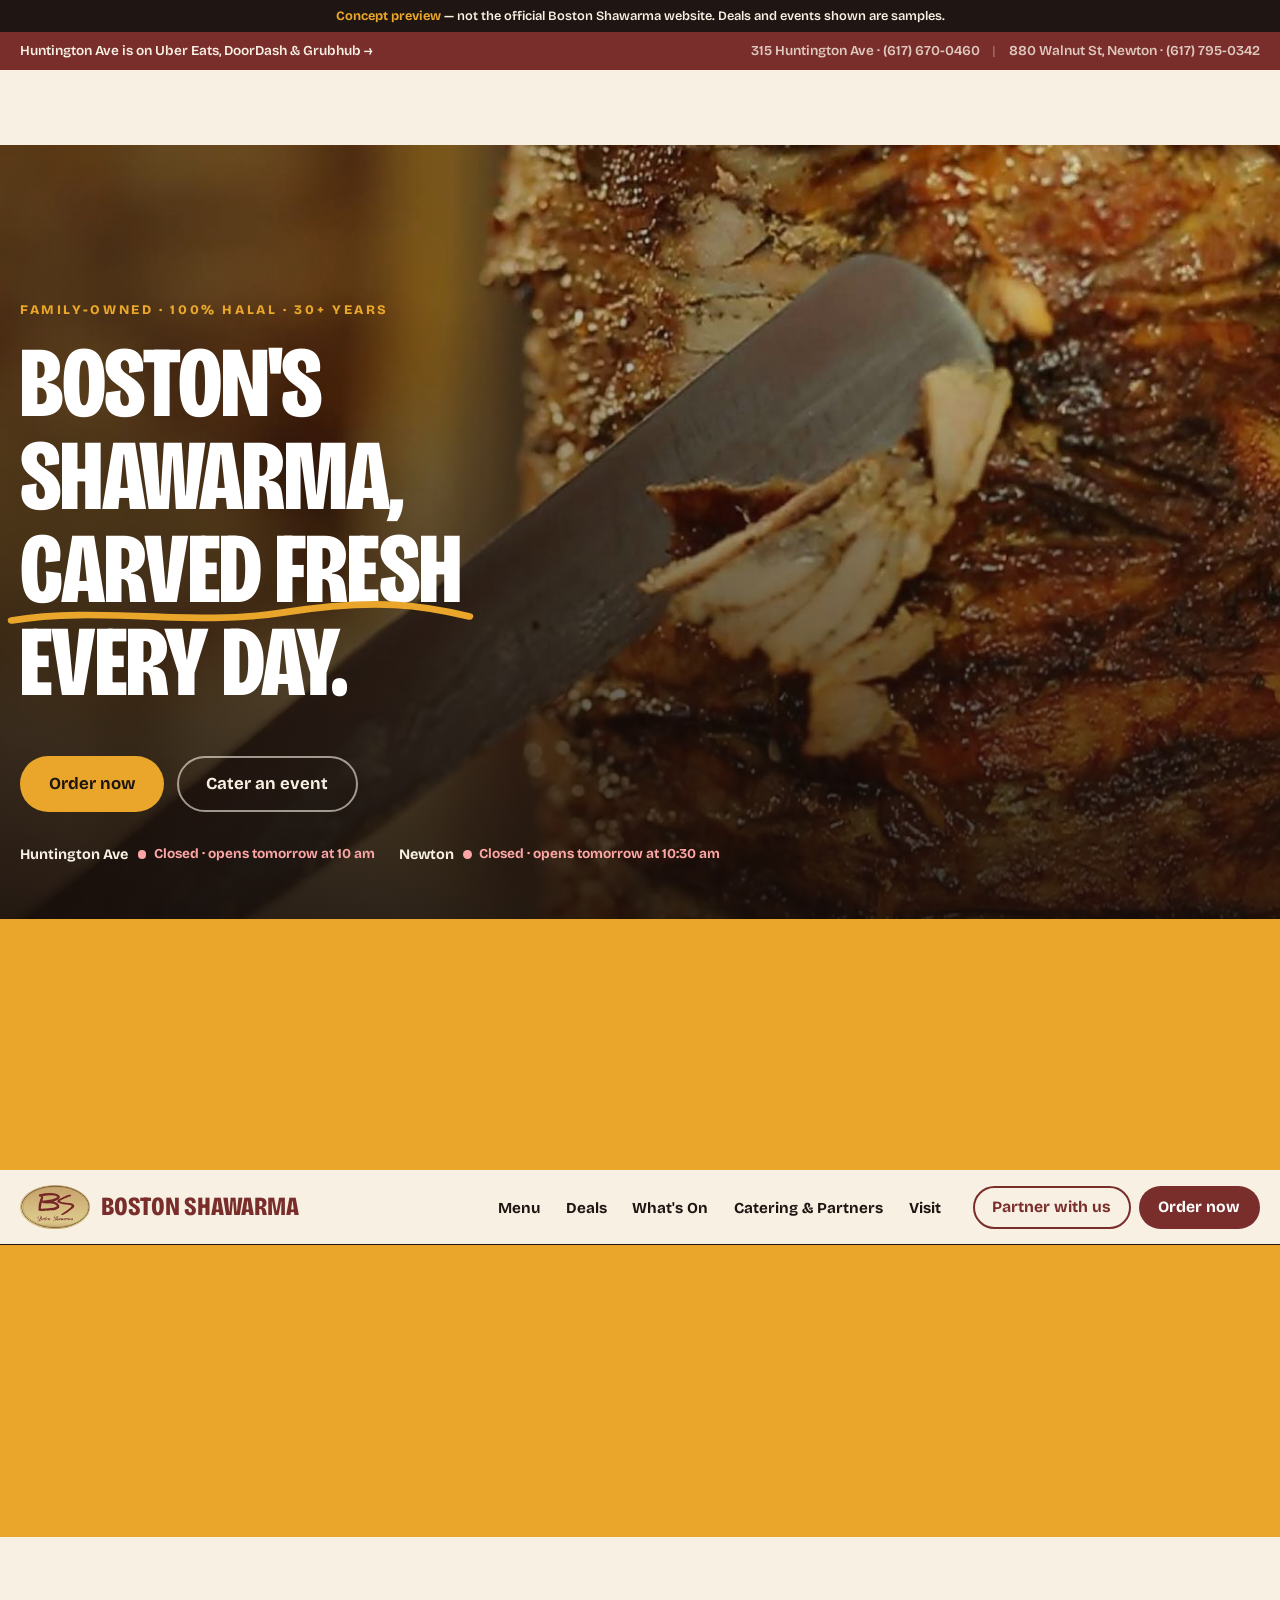
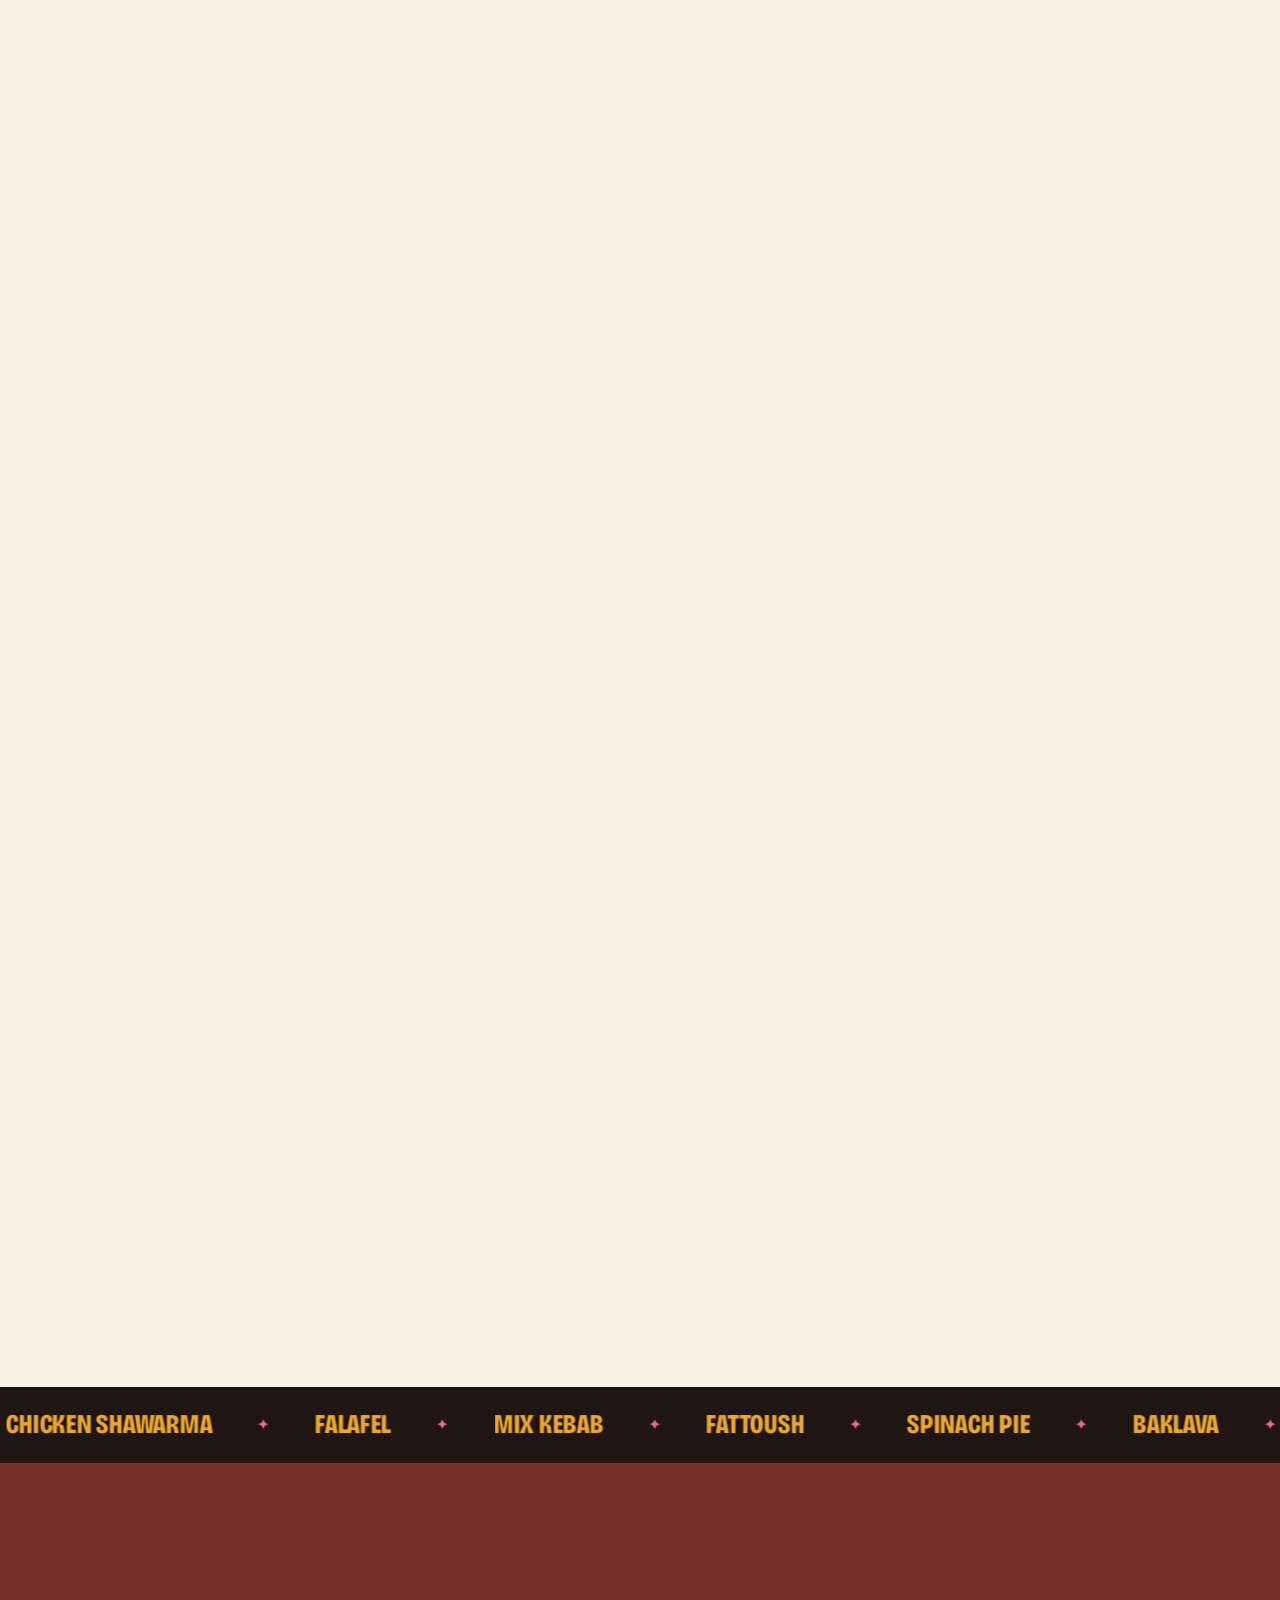
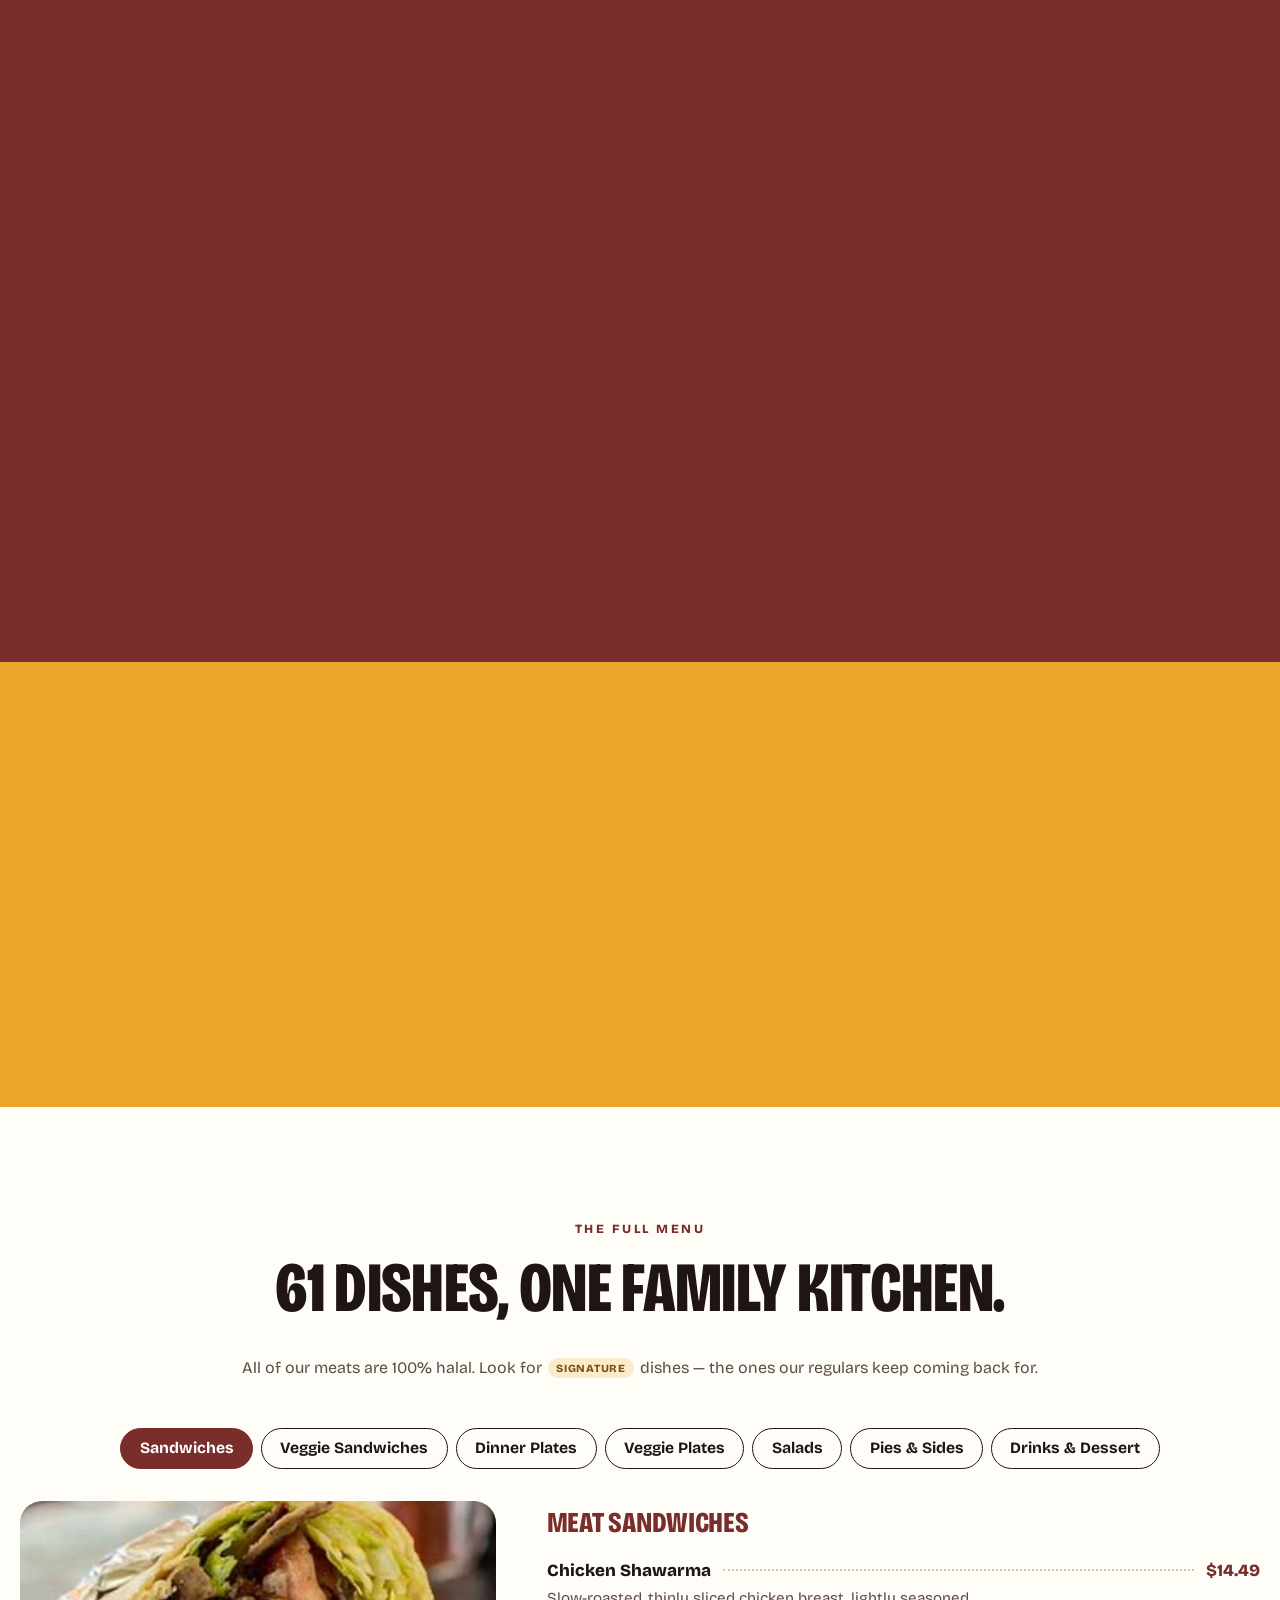
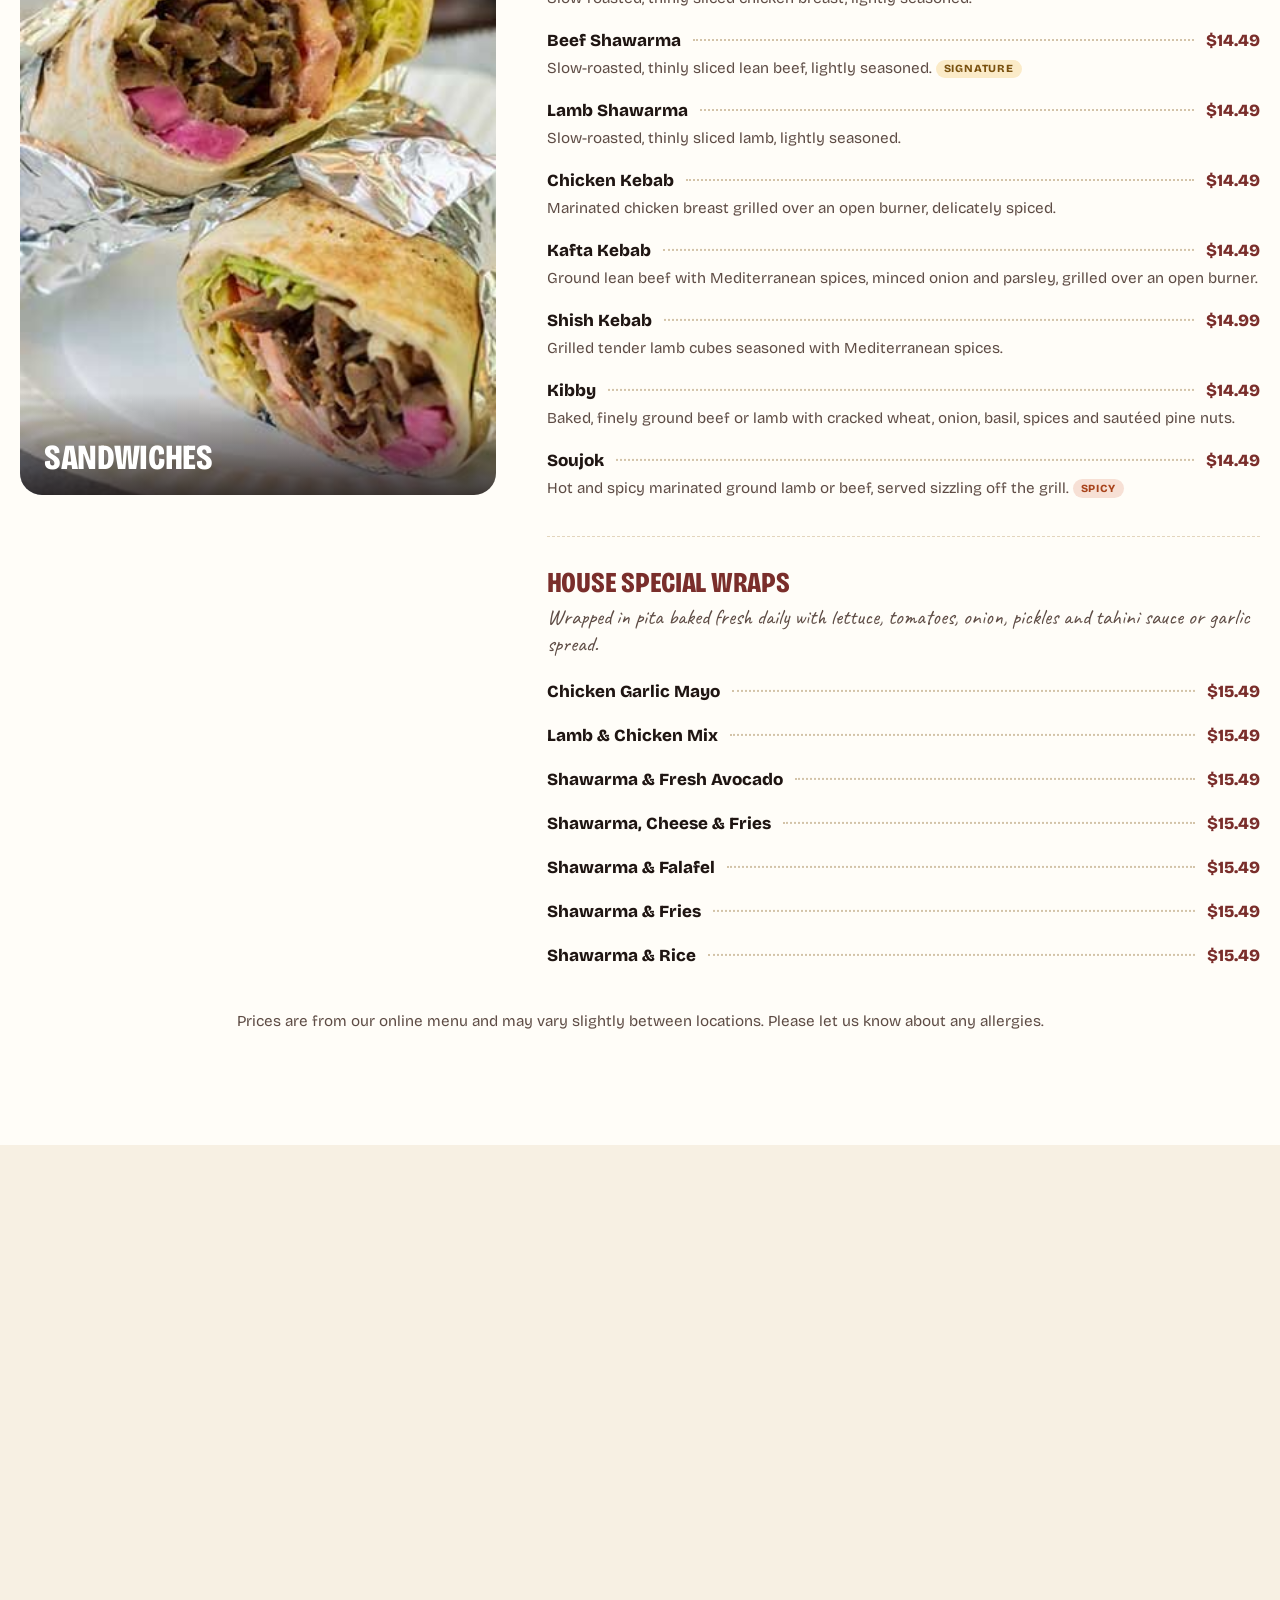
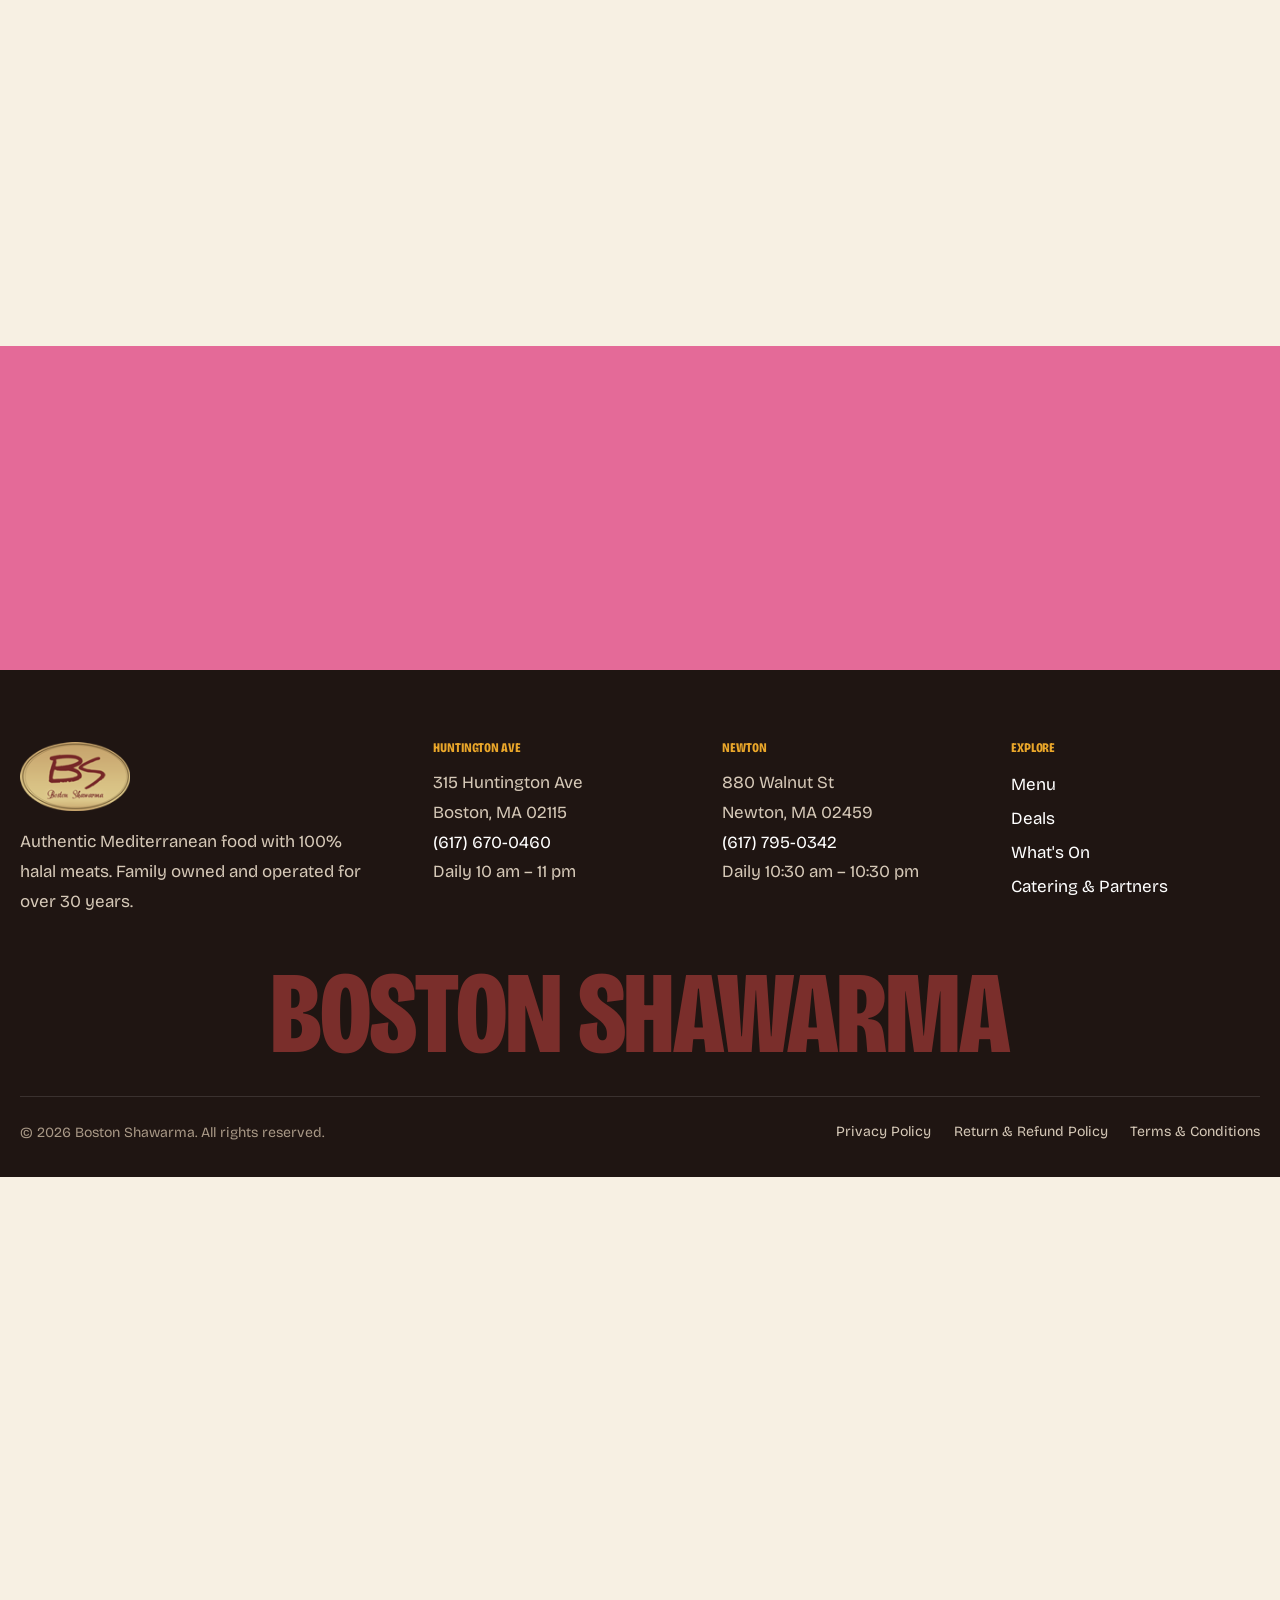
<file: about-us/index.html>
<!doctype html>
<html lang="en">
<head>
  <meta charset="utf-8">
  <title>Boston Shawarma</title>
  <!-- This page moved. The redirect keeps old links and search results working. -->
  <meta http-equiv="refresh" content="0; url=../#story">
  <meta name="robots" content="noindex">  <!-- PREVIEW: remove before launch -->
  <link rel="canonical" href="https://www.boston-shawarma.com/#story">
</head>
<body>
  <p>This page has moved to <a href="../#story">Boston Shawarma</a>.</p>
</body>
</html>
</file>
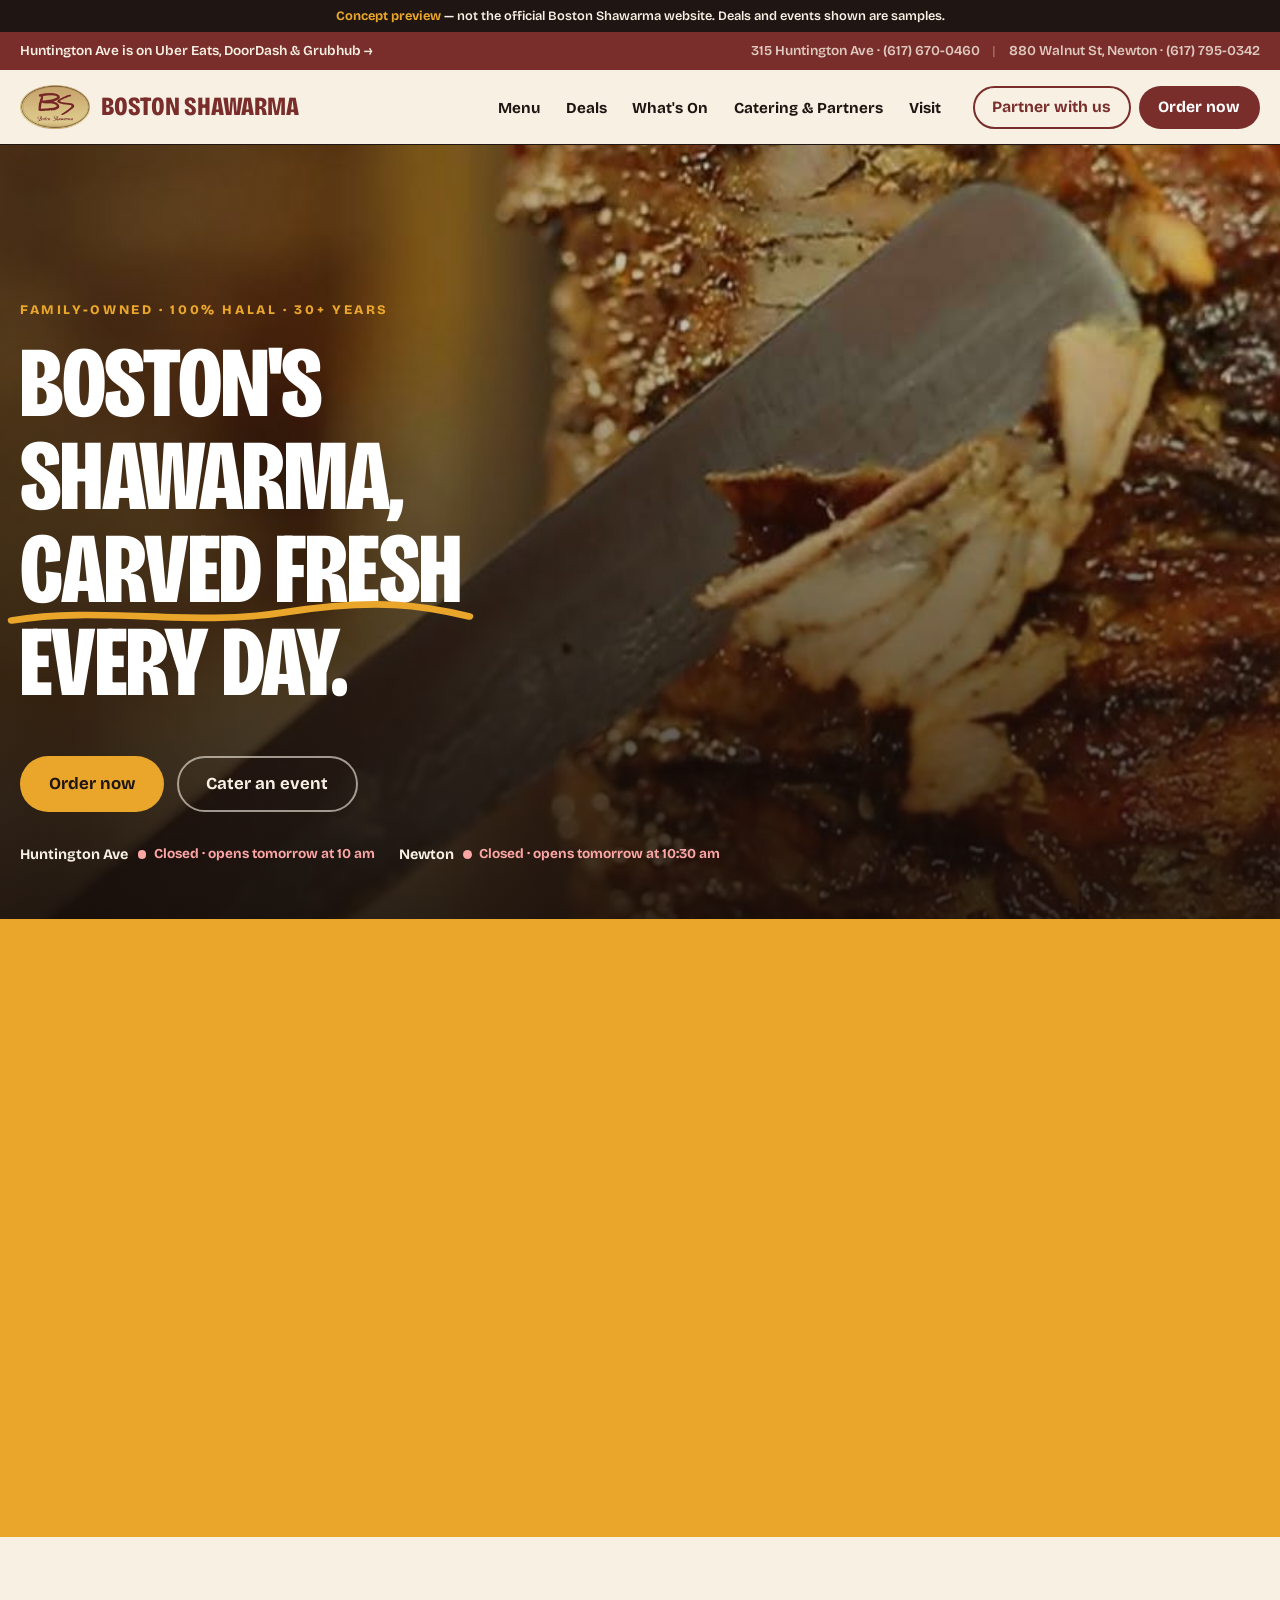
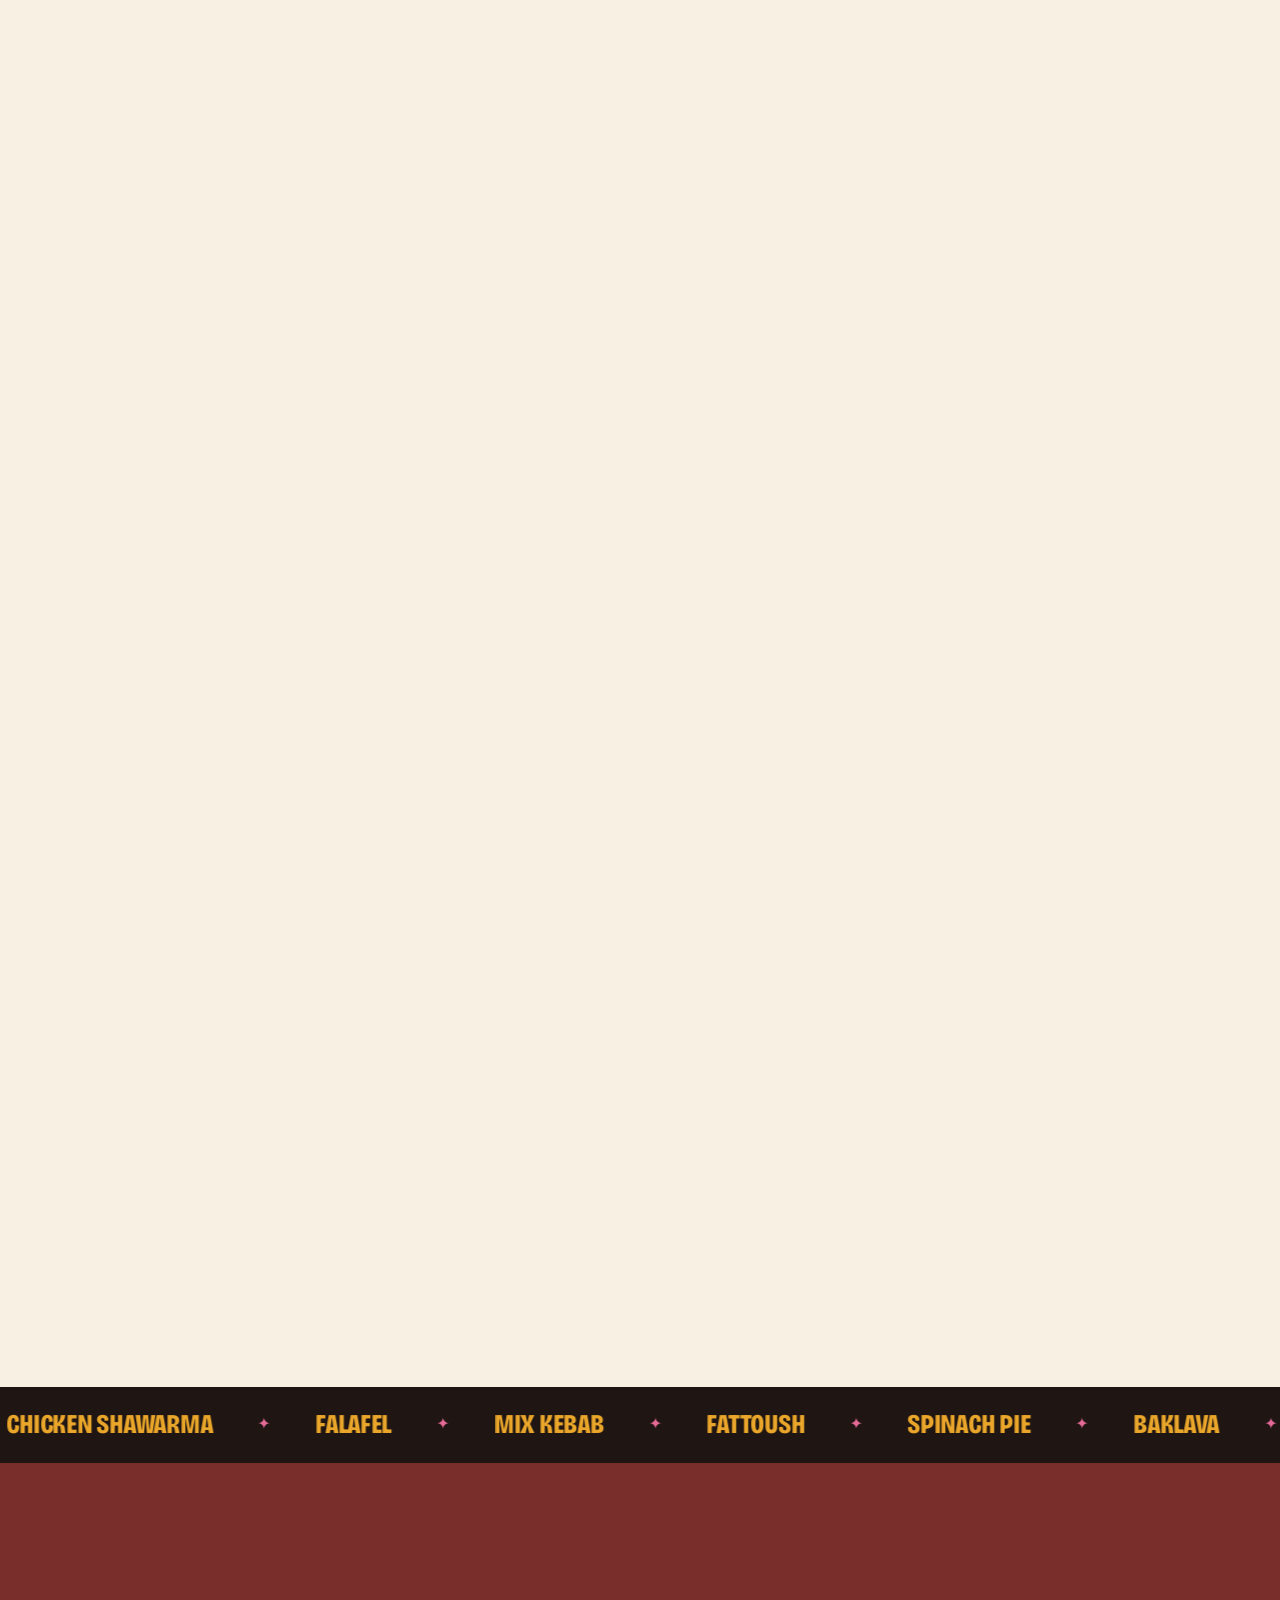
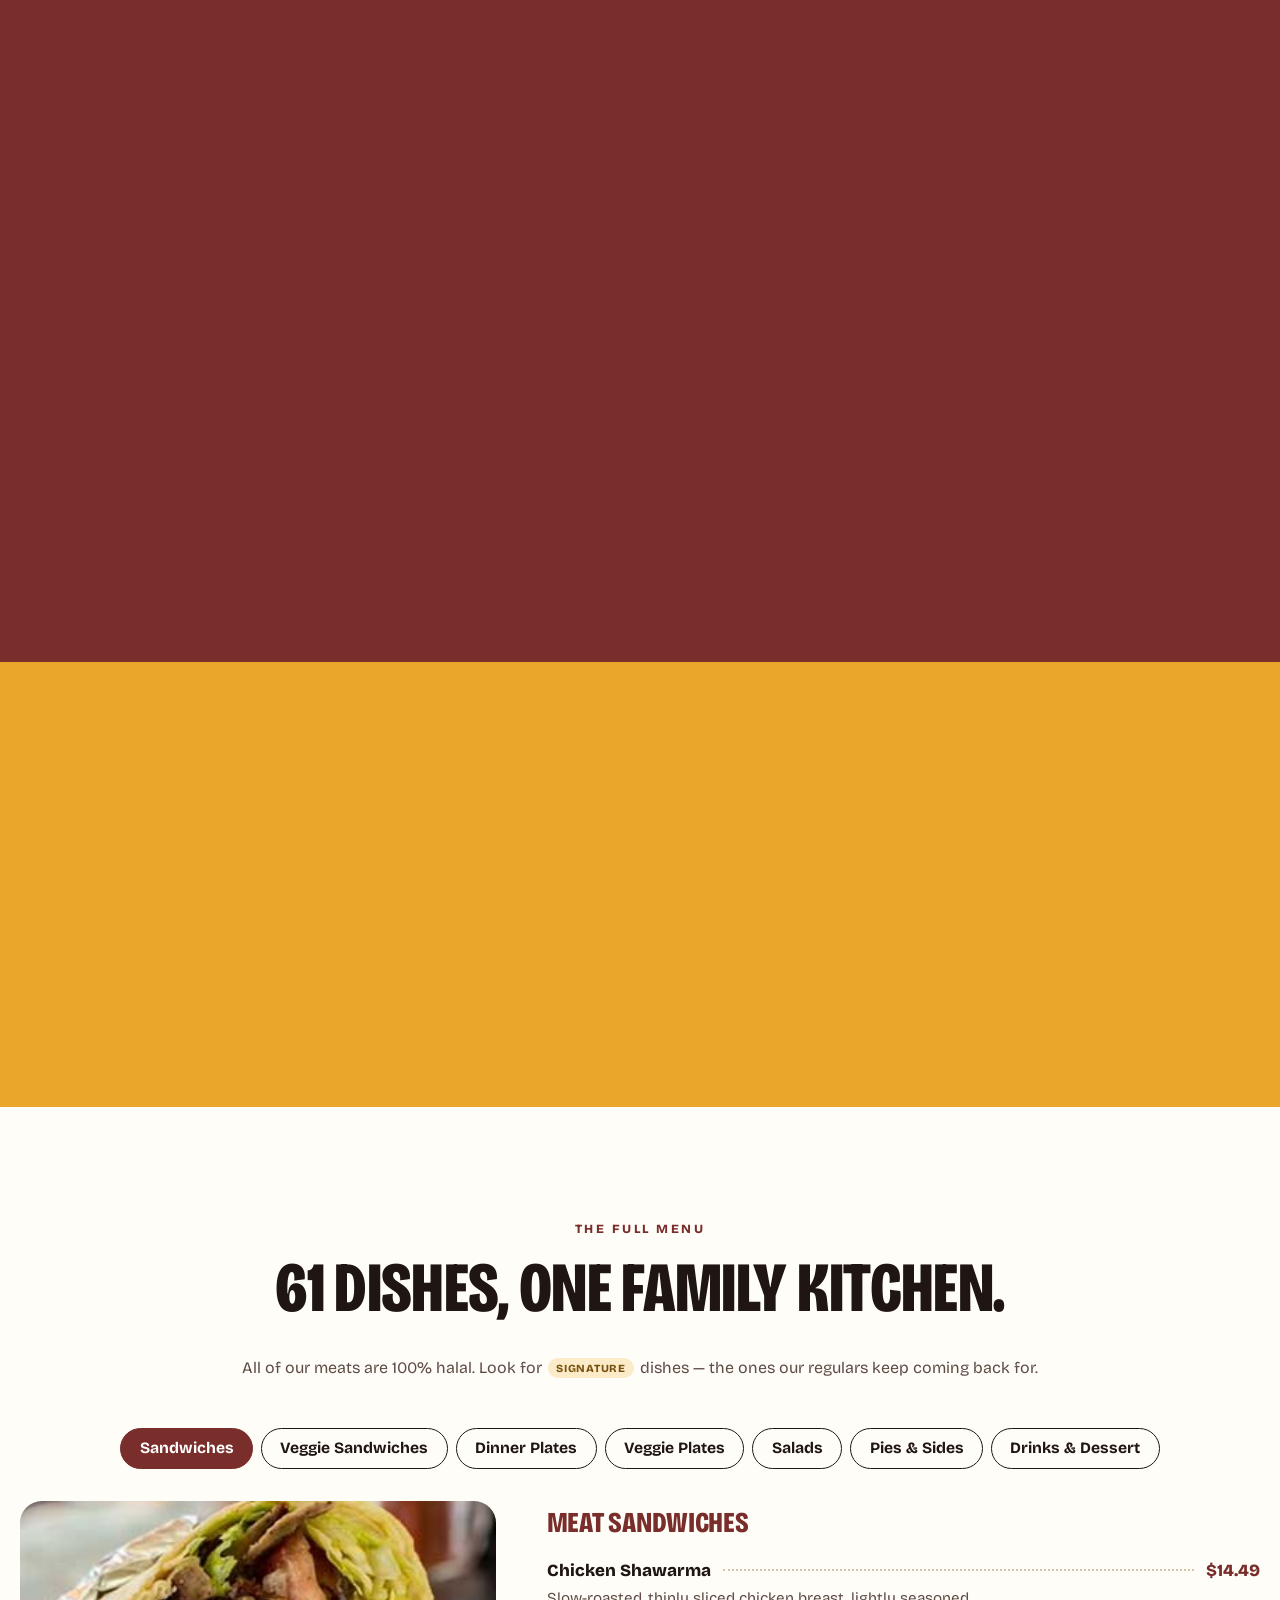
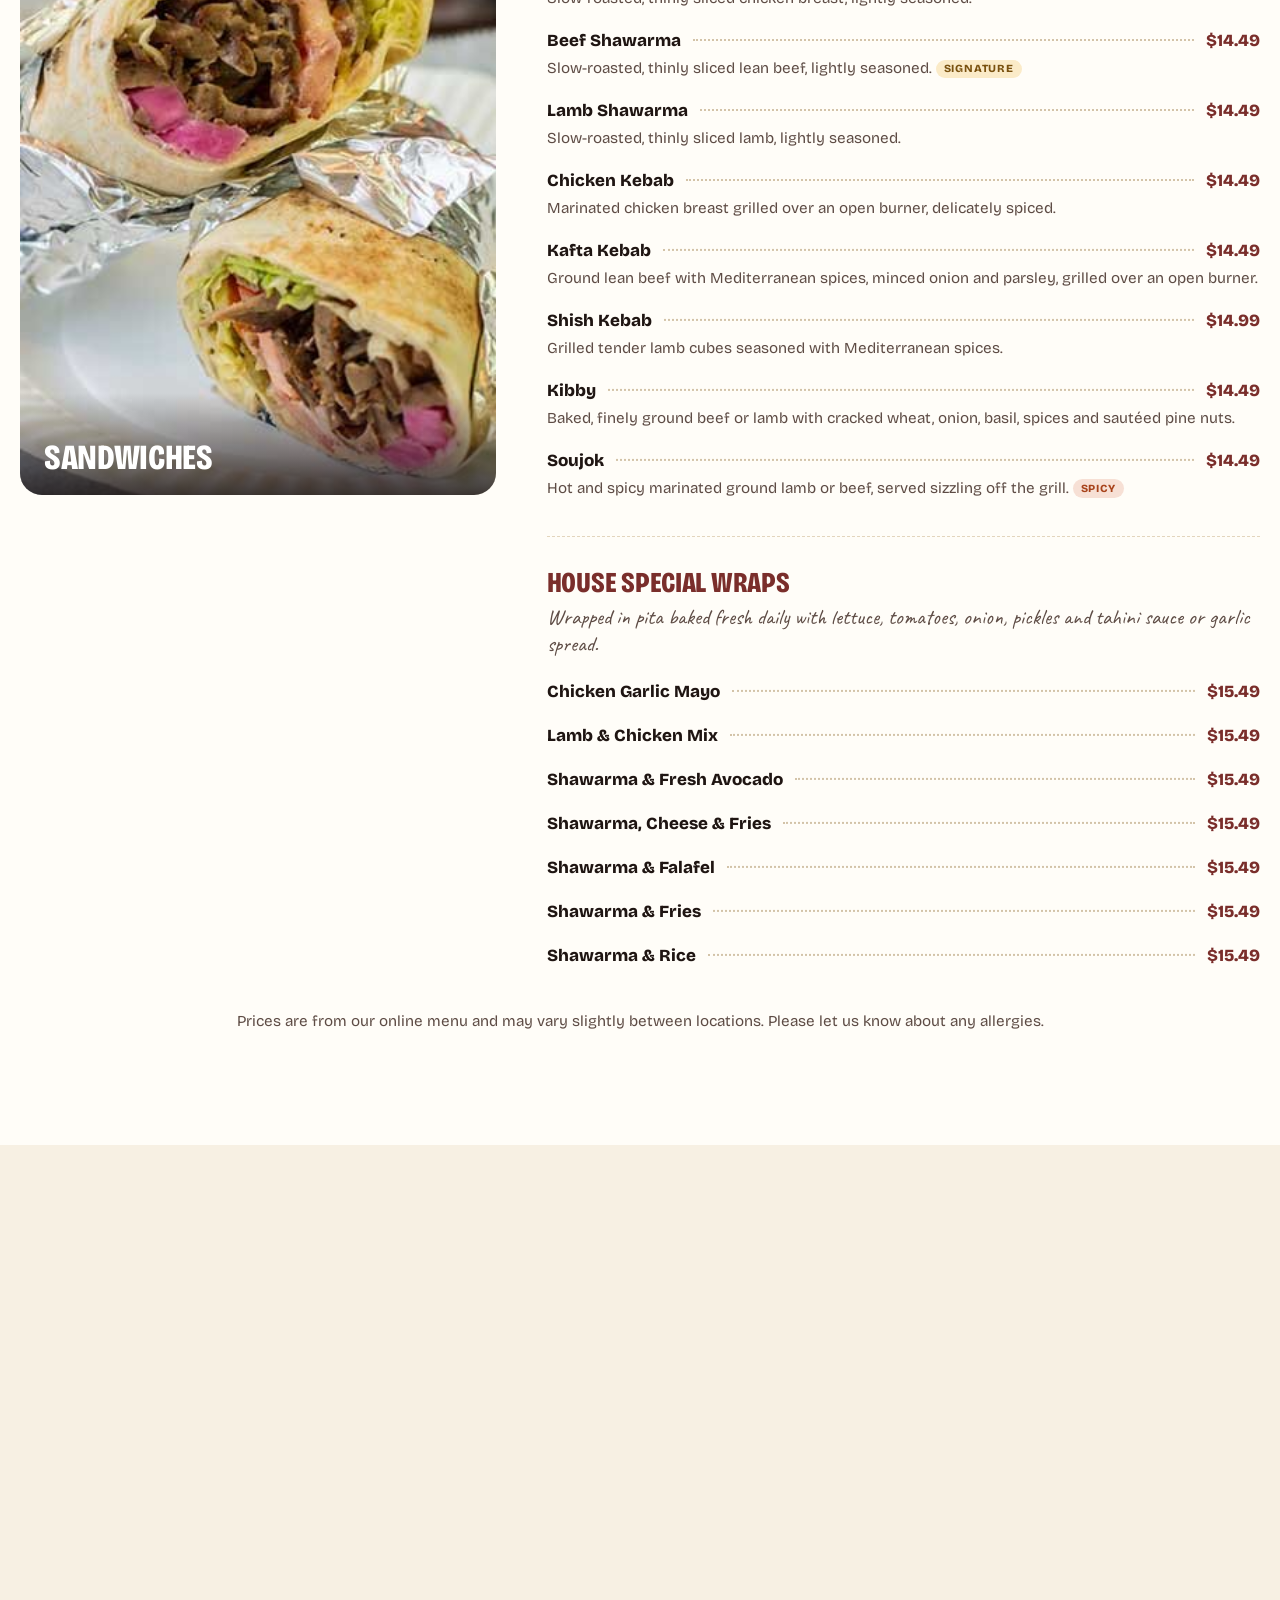
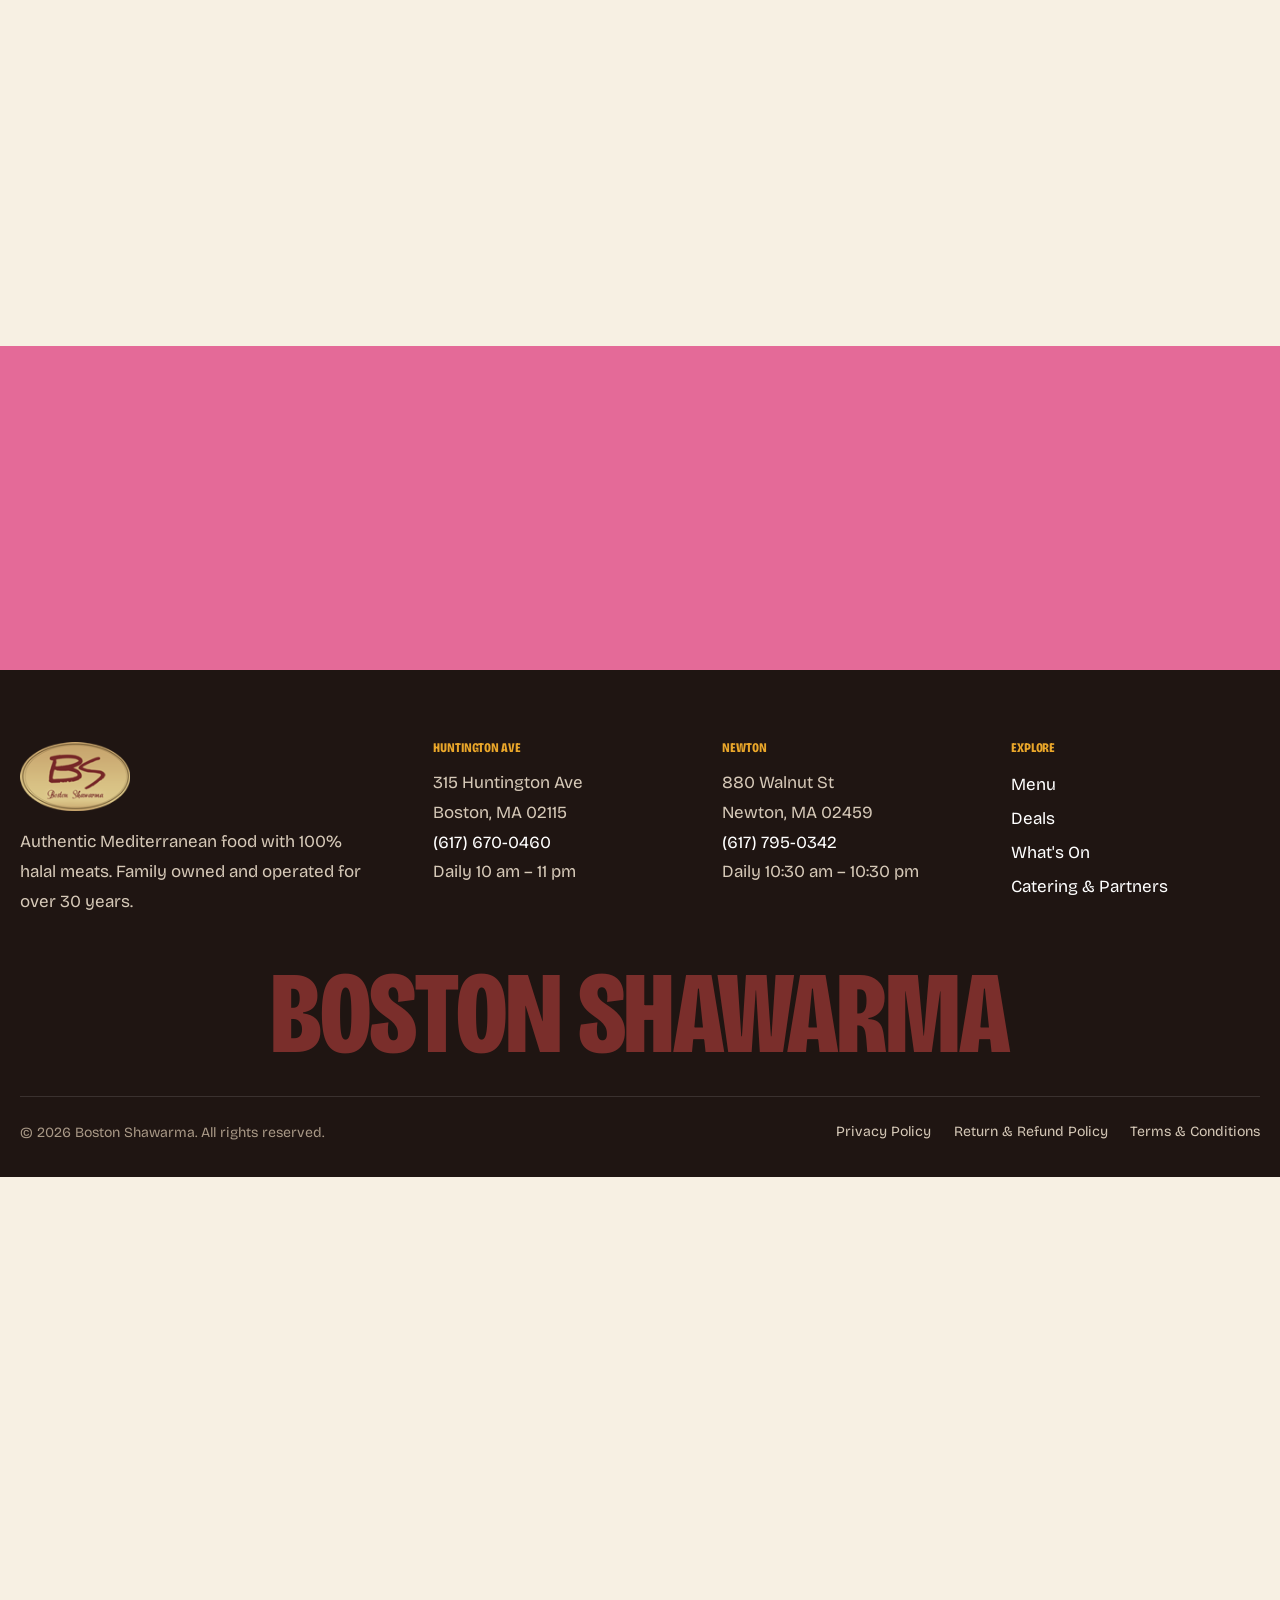
<file: authentic-shawarma-experience/index.html>
<!doctype html>
<html lang="en">
<head>
  <meta charset="utf-8">
  <title>Boston Shawarma</title>
  <!-- This page moved. The redirect keeps old links and search results working. -->
  <meta http-equiv="refresh" content="0; url=../">
  <meta name="robots" content="noindex">  <!-- PREVIEW: remove before launch -->
  <link rel="canonical" href="https://www.boston-shawarma.com/">
</head>
<body>
  <p>This page has moved to <a href="../">Boston Shawarma</a>.</p>
</body>
</html>
</file>
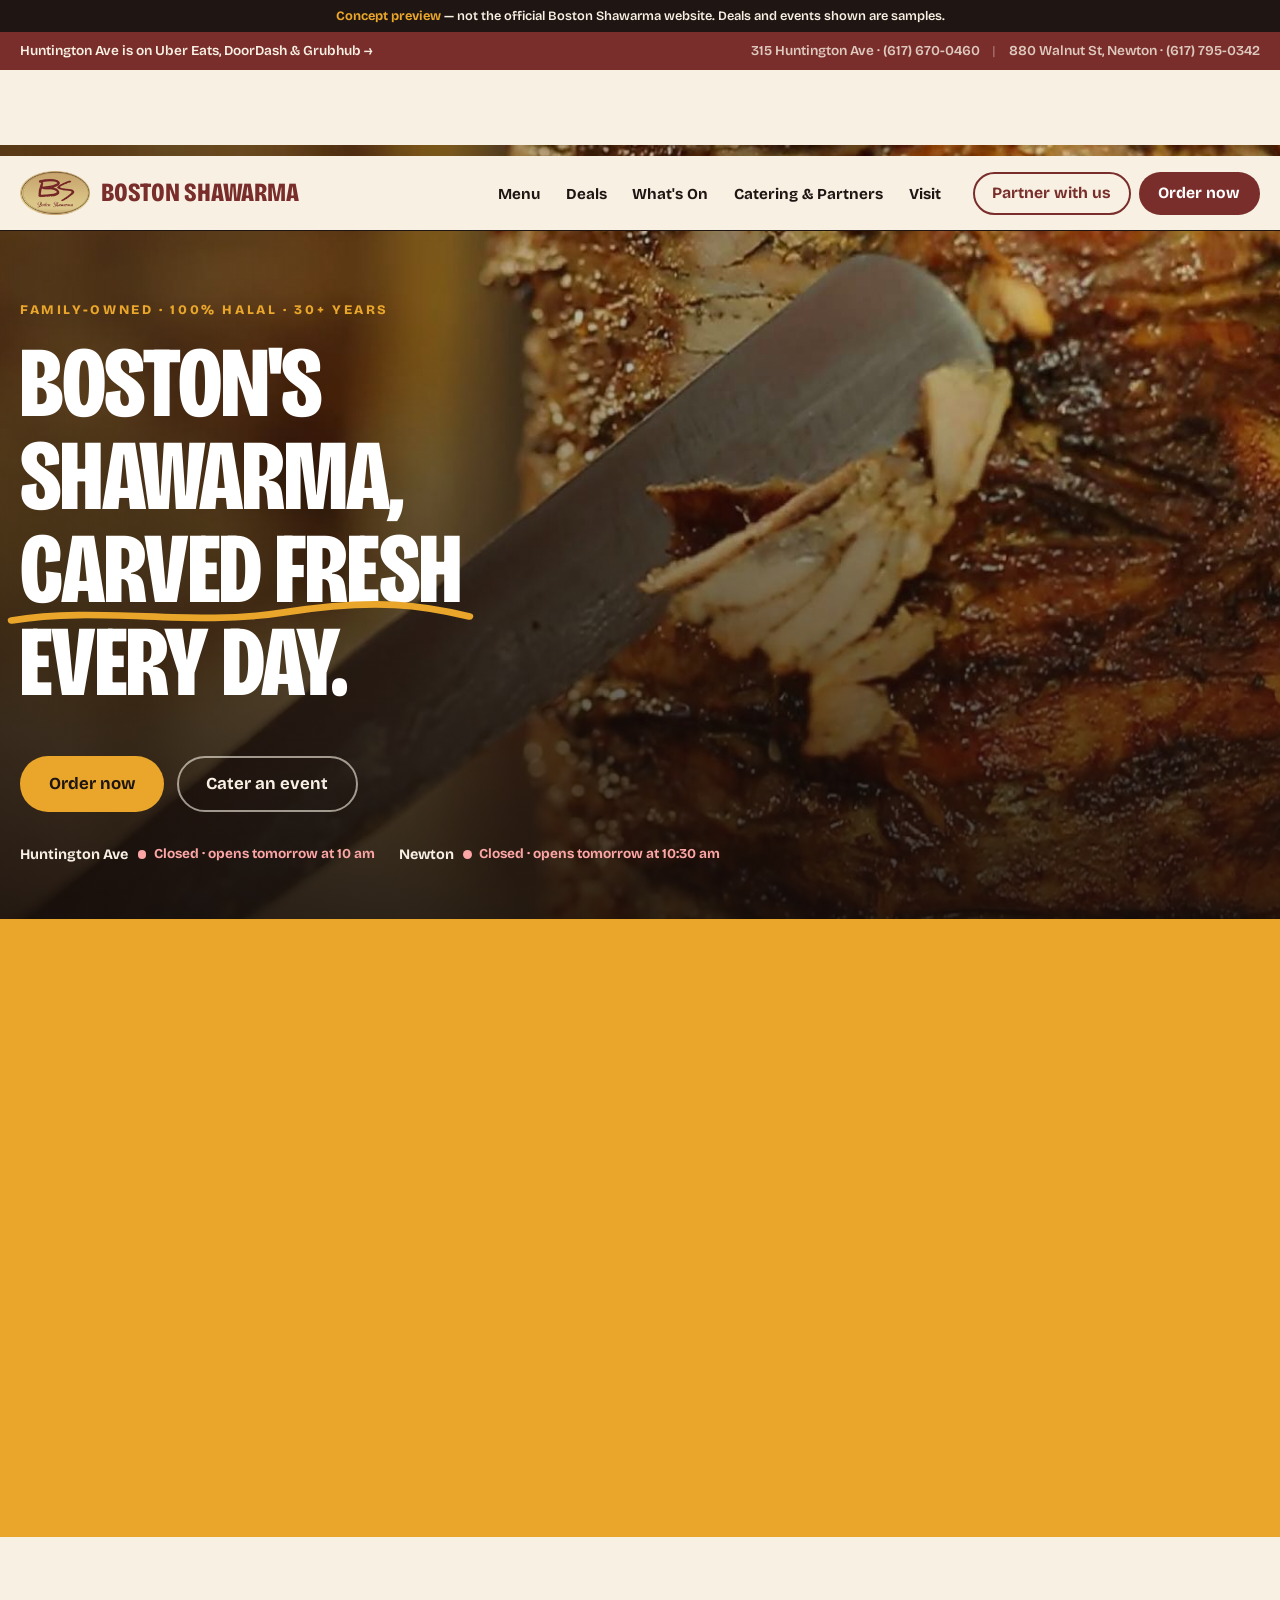
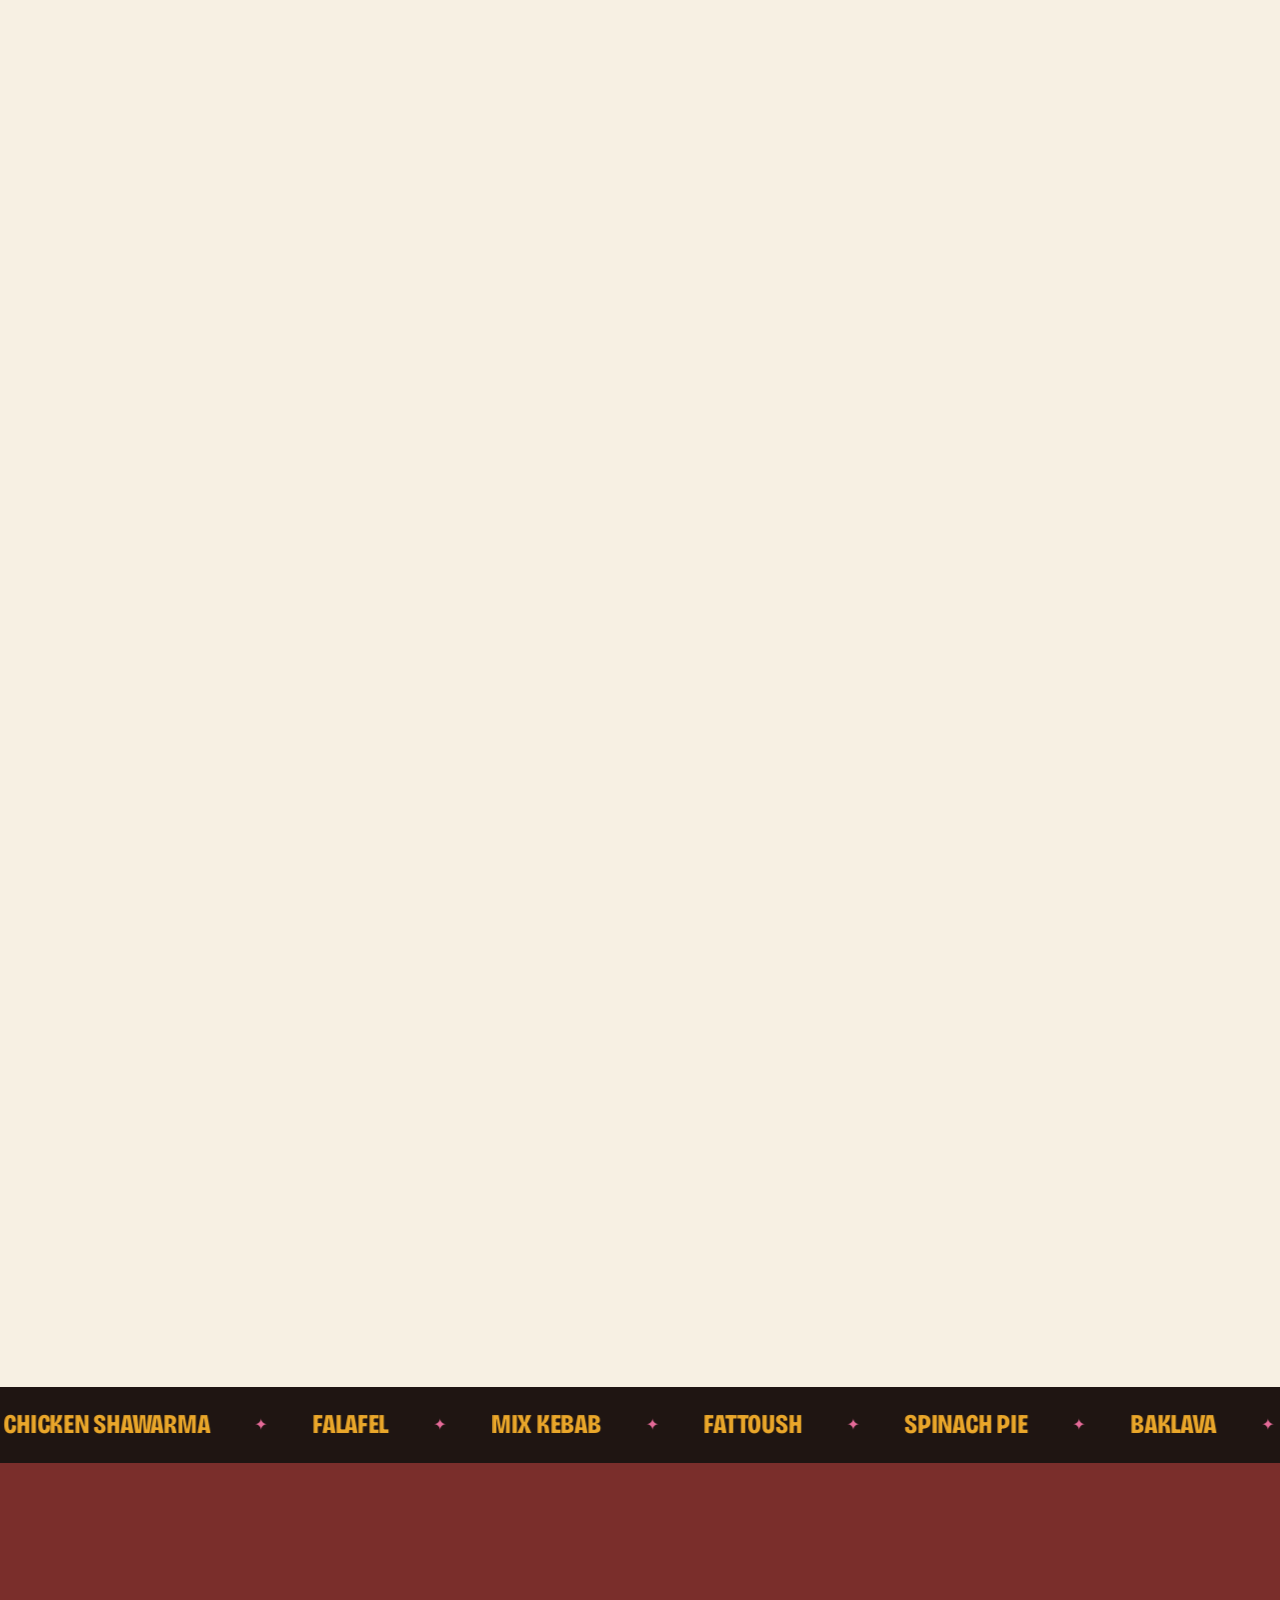
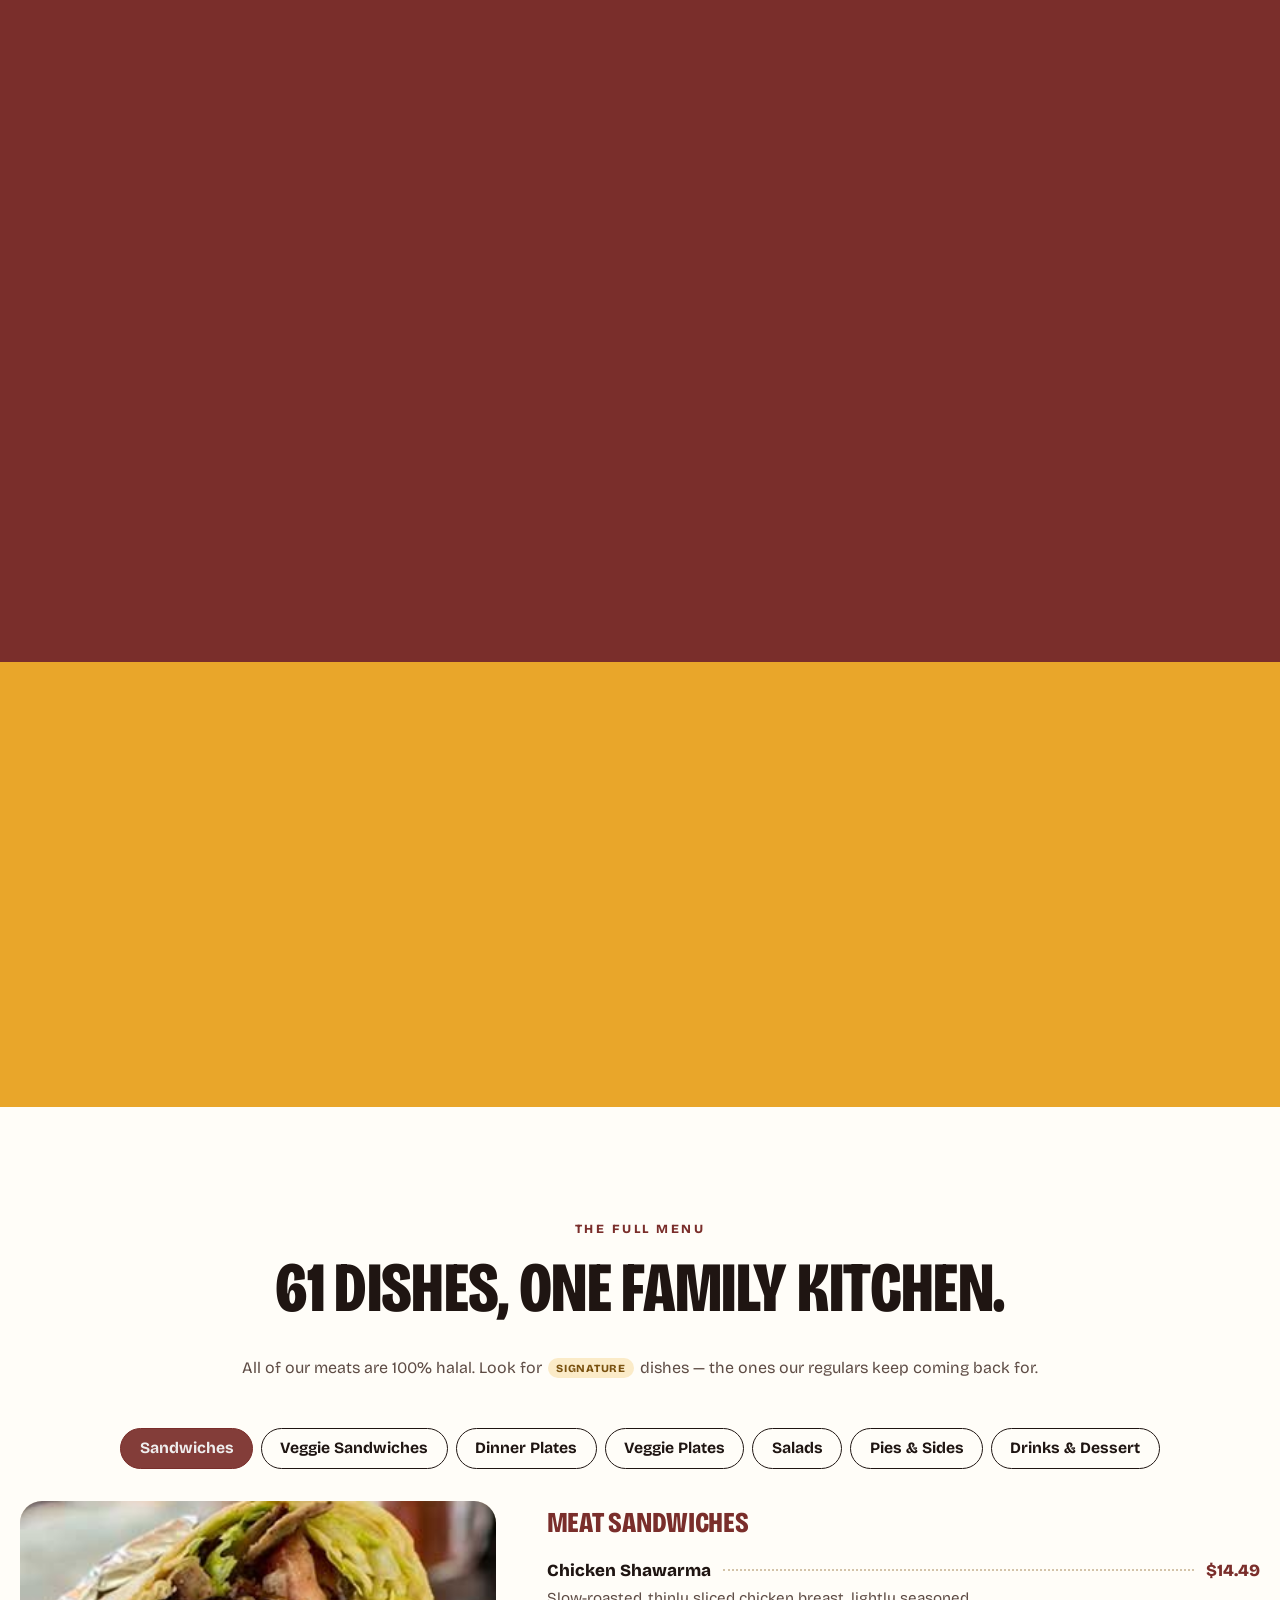
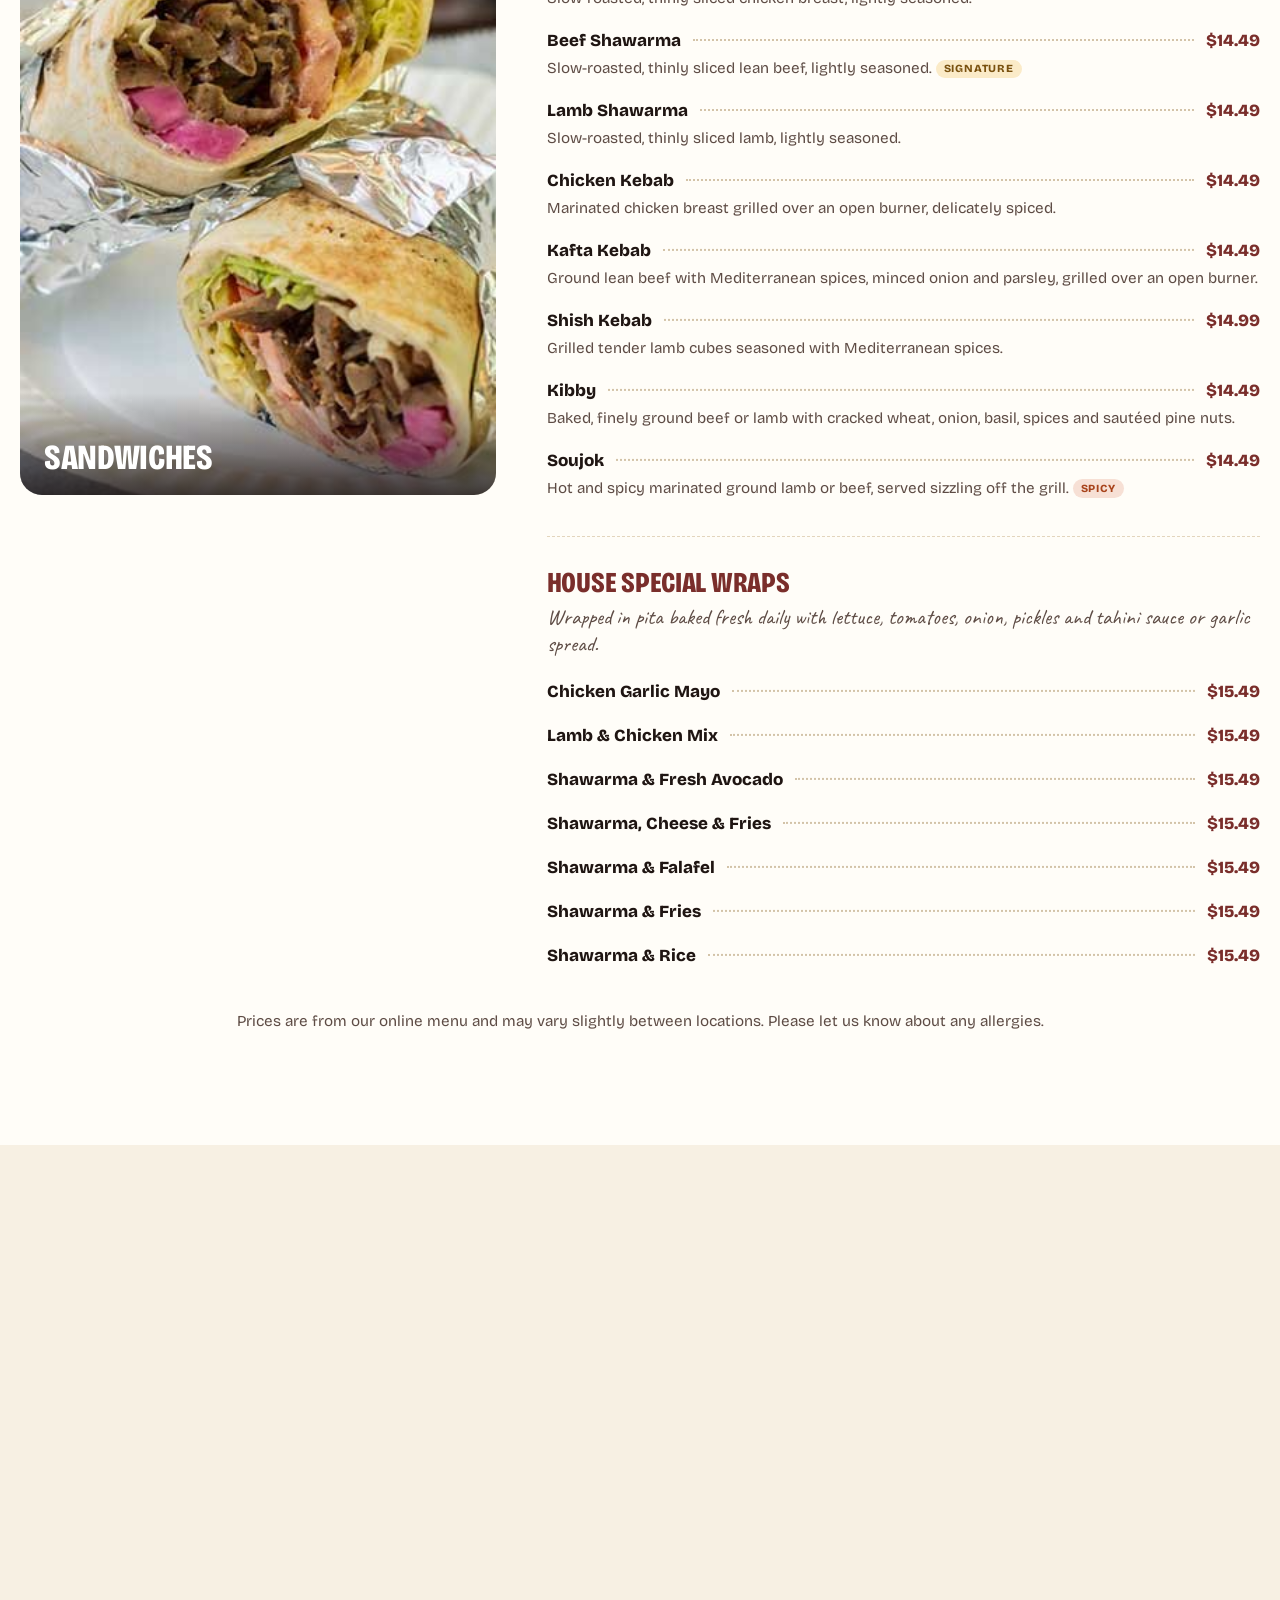
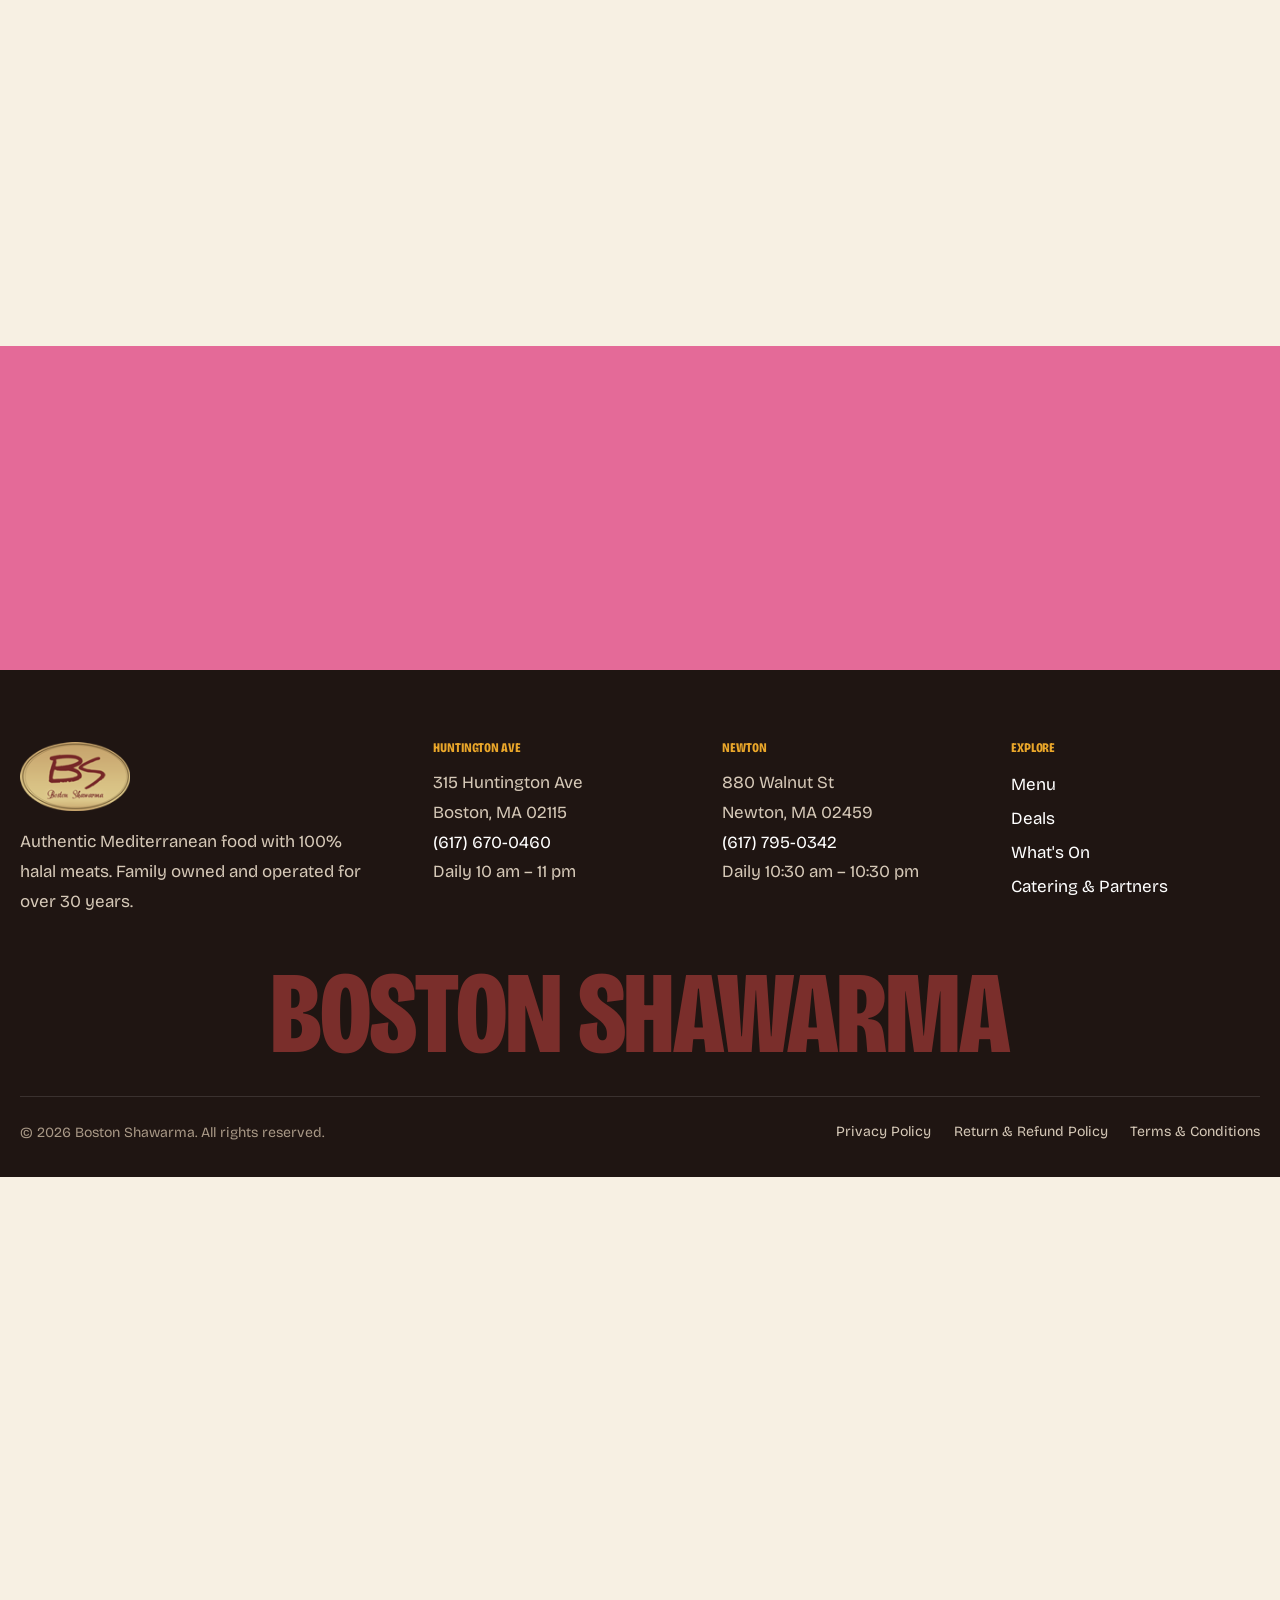
<file: contact-us/index.html>
<!doctype html>
<html lang="en">
<head>
  <meta charset="utf-8">
  <title>Boston Shawarma</title>
  <!-- This page moved. The redirect keeps old links and search results working. -->
  <meta http-equiv="refresh" content="0; url=../#visit">
  <meta name="robots" content="noindex">  <!-- PREVIEW: remove before launch -->
  <link rel="canonical" href="https://www.boston-shawarma.com/#visit">
</head>
<body>
  <p>This page has moved to <a href="../#visit">Boston Shawarma</a>.</p>
</body>
</html>
</file>
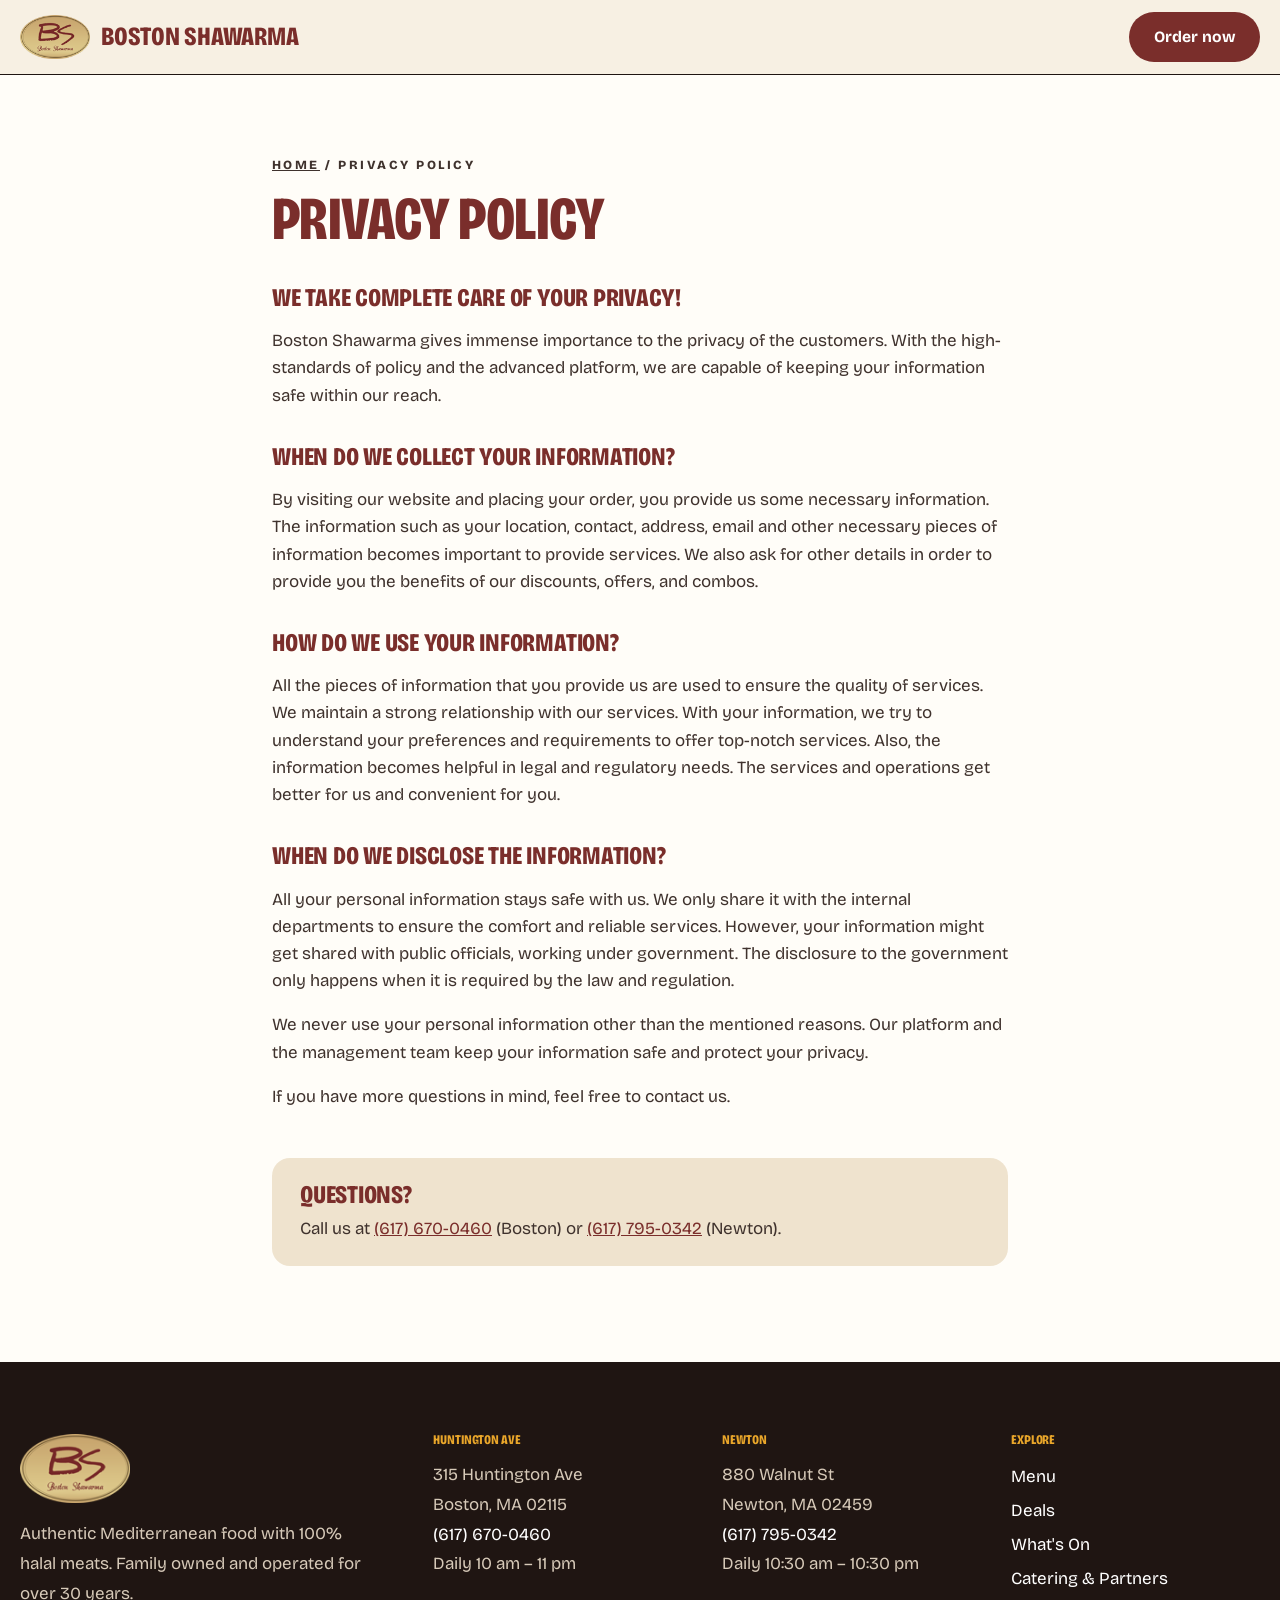
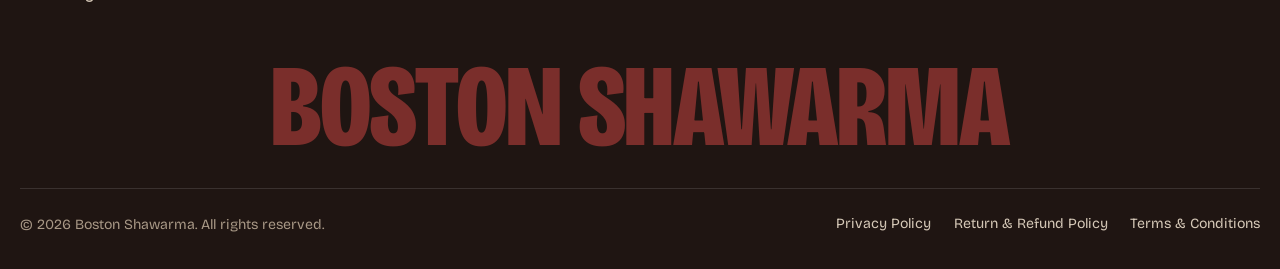
<file: privacy-policy/index.html>
<!doctype html>
<html lang="en">
<head>
  <meta charset="utf-8">
  <meta name="viewport" content="width=device-width, initial-scale=1">
  <title>Privacy Policy | Boston Shawarma</title>
  <meta name="robots" content="noindex, nofollow">  <!-- PREVIEW: remove before launch -->
  <meta name="description" content="Privacy Policy for Boston Shawarma, 315 Huntington Ave, Boston and 880 Walnut St, Newton.">
  <link rel="canonical" href="https://www.boston-shawarma.com/privacy-policy/">
  <link rel="icon" type="image/png" href="../images/favicon.png">
  <link rel="preconnect" href="https://fonts.googleapis.com">
  <link rel="preconnect" href="https://fonts.gstatic.com" crossorigin>
  <link href="https://fonts.googleapis.com/css2?family=Bricolage+Grotesque:opsz,wdth,wght@12..96,75..100,200..800&display=swap" rel="stylesheet">
  <link rel="stylesheet" href="../css/styles.css">
  <script>document.documentElement.classList.add('js')</script>
  <script src="../js/main.js" defer></script>
</head>
<body>
  <a class="skip-link" href="#main">Skip to content</a>
  <header class="site-header">
    <div class="container header-inner">
      <a class="brand" href="../" aria-label="Boston Shawarma — home">
        <img src="../images/logo.png" alt="" width="70" height="44">
        <span class="brand-name">Boston Shawarma</span>
      </a>
      <a class="btn btn-primary" href="../#order">Order now</a>
    </div>
  </header>

  <main id="main" class="legal">
    <article class="container legal-inner">
      <p class="eyebrow"><a href="../">Home</a> / Privacy Policy</p>
      <h1>Privacy Policy</h1>
      <h2>We Take Complete Care Of Your Privacy!</h2>
      <p>Boston Shawarma gives immense importance to the privacy of the customers. With the high-standards of policy and the advanced platform, we are capable of keeping your information safe within our reach.</p>
      <h2>When do we collect your information?</h2>
      <p>By visiting our website and placing your order, you provide us some necessary information. The information such as your location, contact, address, email and other necessary pieces of information becomes important to provide services. We also ask for other details in order to provide you the benefits of our discounts, offers, and combos.</p>
      <h2>How do we use your information?</h2>
      <p>All the pieces of information that you provide us are used to ensure the quality of services. We maintain a strong relationship with our services. With your information, we try to understand your preferences and requirements to offer top-notch services. Also, the information becomes helpful in legal and regulatory needs. The services and operations get better for us and convenient for you.</p>
      <h2>When do we disclose the information?</h2>
      <p>All your personal information stays safe with us. We only share it with the internal departments to ensure the comfort and reliable services. However, your information might get shared with public officials, working under government. The disclosure to the government only happens when it is required by the law and regulation.</p>
      <p>We never use your personal information other than the mentioned reasons. Our platform and the management team keep your information safe and protect your privacy.</p>
      <p>If you have more questions in mind, feel free to contact us.</p>
      <aside class="legal-contact">
        <h2>Questions?</h2>
        <p>Call us at <a href="tel:+16176700460">(617) 670-0460</a> (Boston) or <a href="tel:+16177950342">(617) 795-0342</a> (Newton).</p>
      </aside>
    </article>
  </main>

  <footer class="site-footer">
    <div class="container footer-grid">
      <div class="footer-brand">
        <img src="../images/logo.png" alt="Boston Shawarma" width="121" height="76" loading="lazy">
        <p>Authentic Mediterranean food with 100% halal meats. Family owned and operated for over 30 years.</p>
      </div>
      <div>
        <h2 class="footer-title">Huntington Ave</h2>
        <p>315 Huntington Ave<br>Boston, MA 02115<br><a href="tel:+16176700460"><span class="nowrap">(617) 670-0460</span></a><br>Daily 10 am – 11 pm</p>
      </div>
      <div>
        <h2 class="footer-title">Newton</h2>
        <p>880 Walnut St<br>Newton, MA 02459<br><a href="tel:+16177950342"><span class="nowrap">(617) 795-0342</span></a><br>Daily 10:30 am – 10:30 pm</p>
      </div>
      <div>
        <h2 class="footer-title">Explore</h2>
        <ul class="footer-links">
          <li><a href="../#menu">Menu</a></li>
          <li><a href="../#deals">Deals</a></li>
          <li><a href="../#whats-on">What's On</a></li>
          <li><a href="../#partner">Catering &amp; Partners</a></li>
        </ul>
      </div>
    </div>
    <p class="footer-wordmark" aria-hidden="true">Boston Shawarma</p>
    <div class="container footer-bottom">
      <p>© <span data-year>2026</span> Boston Shawarma. All rights reserved.</p>
      <ul class="footer-legal">
        <li><a href="../privacy-policy/">Privacy Policy</a></li>
        <li><a href="../return-and-refund-policy/">Return &amp; Refund Policy</a></li>
        <li><a href="../terms-and-conditions/">Terms &amp; Conditions</a></li>
      </ul>
    </div>
  </footer>
</body>
</html>
</file>
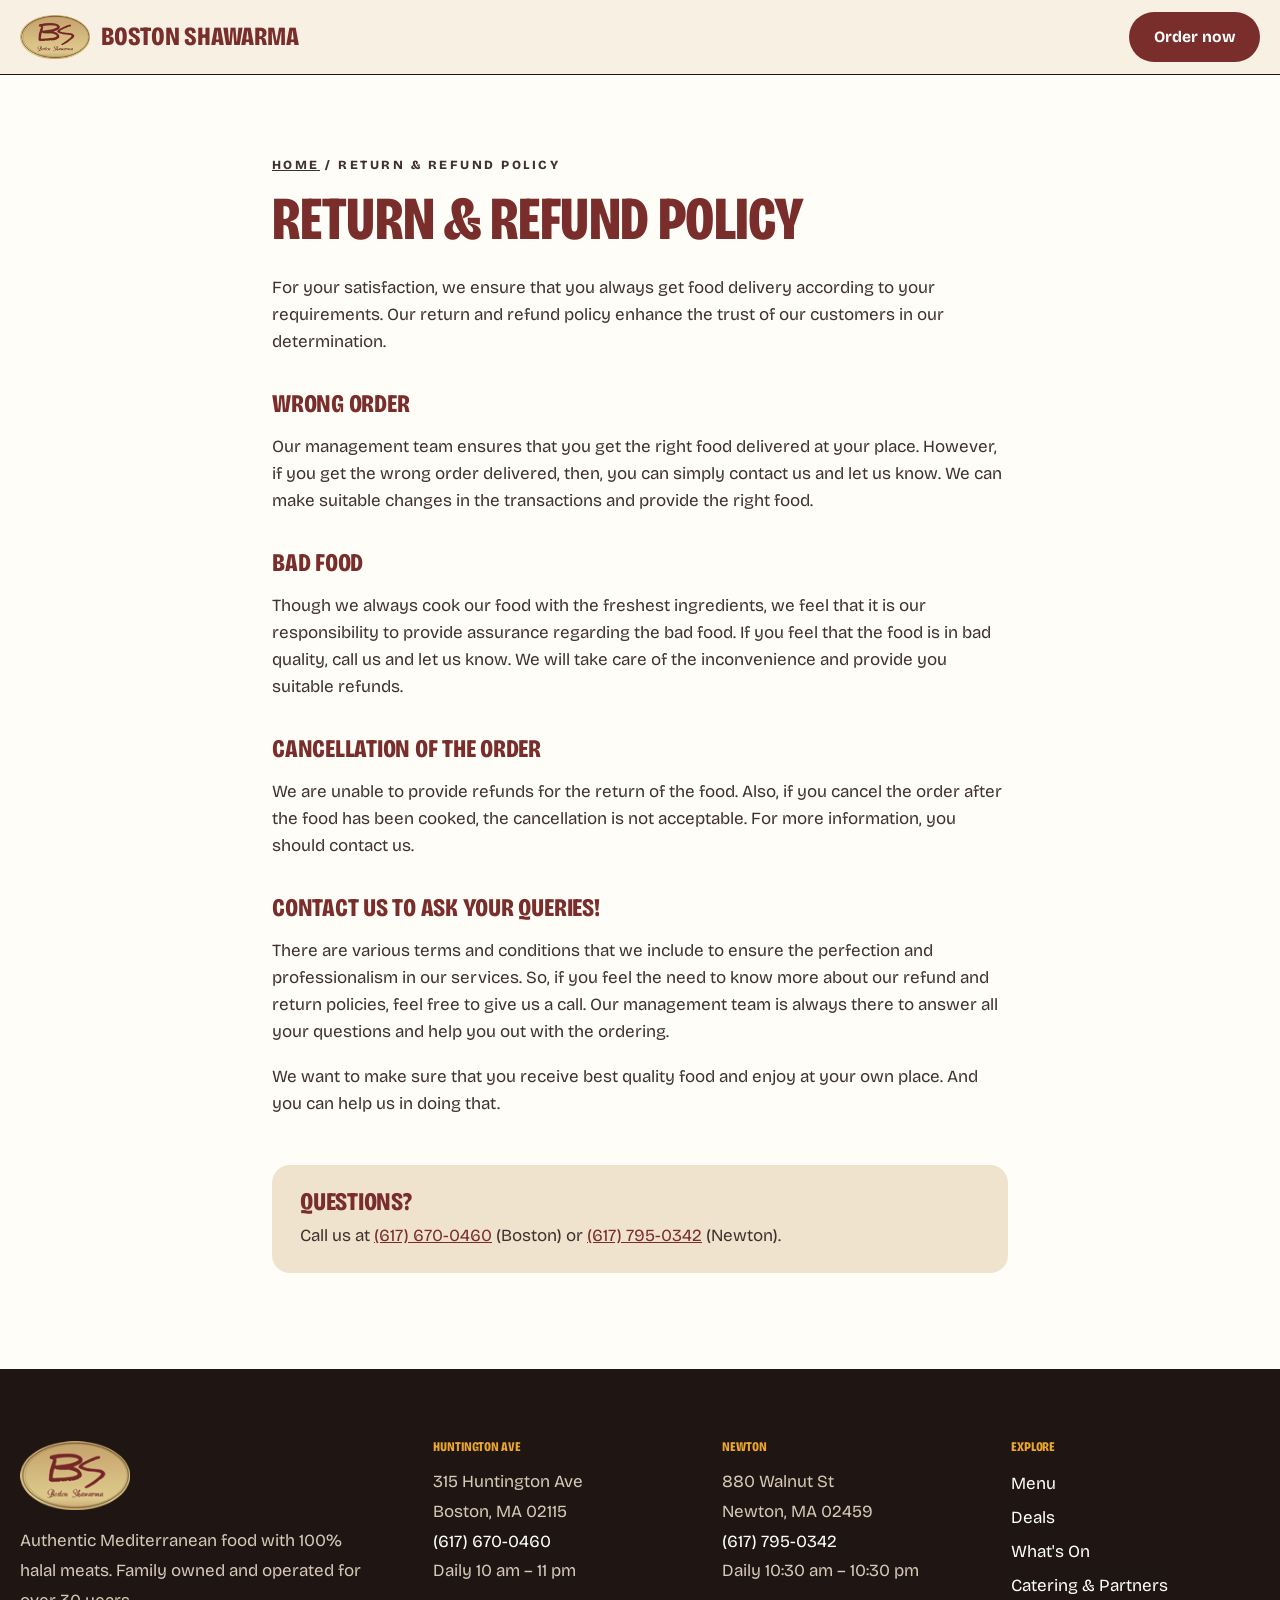
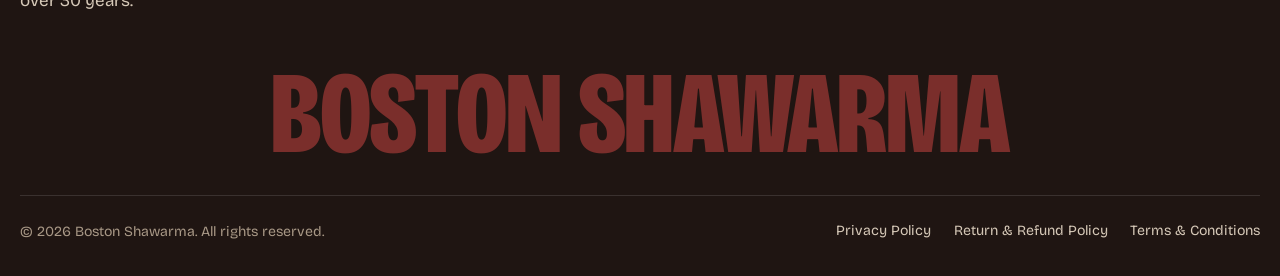
<file: return-and-refund-policy/index.html>
<!doctype html>
<html lang="en">
<head>
  <meta charset="utf-8">
  <meta name="viewport" content="width=device-width, initial-scale=1">
  <title>Return &amp; Refund Policy | Boston Shawarma</title>
  <meta name="robots" content="noindex, nofollow">  <!-- PREVIEW: remove before launch -->
  <meta name="description" content="Return &amp; Refund Policy for Boston Shawarma, 315 Huntington Ave, Boston and 880 Walnut St, Newton.">
  <link rel="canonical" href="https://www.boston-shawarma.com/return-and-refund-policy/">
  <link rel="icon" type="image/png" href="../images/favicon.png">
  <link rel="preconnect" href="https://fonts.googleapis.com">
  <link rel="preconnect" href="https://fonts.gstatic.com" crossorigin>
  <link href="https://fonts.googleapis.com/css2?family=Bricolage+Grotesque:opsz,wdth,wght@12..96,75..100,200..800&display=swap" rel="stylesheet">
  <link rel="stylesheet" href="../css/styles.css">
  <script>document.documentElement.classList.add('js')</script>
  <script src="../js/main.js" defer></script>
</head>
<body>
  <a class="skip-link" href="#main">Skip to content</a>
  <header class="site-header">
    <div class="container header-inner">
      <a class="brand" href="../" aria-label="Boston Shawarma — home">
        <img src="../images/logo.png" alt="" width="70" height="44">
        <span class="brand-name">Boston Shawarma</span>
      </a>
      <a class="btn btn-primary" href="../#order">Order now</a>
    </div>
  </header>

  <main id="main" class="legal">
    <article class="container legal-inner">
      <p class="eyebrow"><a href="../">Home</a> / Return &amp; Refund Policy</p>
      <h1>Return &amp; Refund Policy</h1>
      <p>For your satisfaction, we ensure that you always get food delivery according to your requirements. Our return and refund policy enhance the trust of our customers in our determination.</p>
      <h2>Wrong order</h2>
      <p>Our management team ensures that you get the right food delivered at your place. However, if you get the wrong order delivered, then, you can simply contact us and let us know. We can make suitable changes in the transactions and provide the right food.</p>
      <h2>Bad food</h2>
      <p>Though we always cook our food with the freshest ingredients, we feel that it is our responsibility to provide assurance regarding the bad food. If you feel that the food is in bad quality, call us and let us know. We will take care of the inconvenience and provide you suitable refunds.</p>
      <h2>Cancellation of the order</h2>
      <p>We are unable to provide refunds for the return of the food. Also, if you cancel the order after the food has been cooked, the cancellation is not acceptable. For more information, you should contact us.</p>
      <h2>Contact us to ask your queries!</h2>
      <p>There are various terms and conditions that we include to ensure the perfection and professionalism in our services. So, if you feel the need to know more about our refund and return policies, feel free to give us a call. Our management team is always there to answer all your questions and help you out with the ordering.</p>
      <p>We want to make sure that you receive best quality food and enjoy at your own place. And you can help us in doing that.</p>
      <aside class="legal-contact">
        <h2>Questions?</h2>
        <p>Call us at <a href="tel:+16176700460">(617) 670-0460</a> (Boston) or <a href="tel:+16177950342">(617) 795-0342</a> (Newton).</p>
      </aside>
    </article>
  </main>

  <footer class="site-footer">
    <div class="container footer-grid">
      <div class="footer-brand">
        <img src="../images/logo.png" alt="Boston Shawarma" width="121" height="76" loading="lazy">
        <p>Authentic Mediterranean food with 100% halal meats. Family owned and operated for over 30 years.</p>
      </div>
      <div>
        <h2 class="footer-title">Huntington Ave</h2>
        <p>315 Huntington Ave<br>Boston, MA 02115<br><a href="tel:+16176700460"><span class="nowrap">(617) 670-0460</span></a><br>Daily 10 am – 11 pm</p>
      </div>
      <div>
        <h2 class="footer-title">Newton</h2>
        <p>880 Walnut St<br>Newton, MA 02459<br><a href="tel:+16177950342"><span class="nowrap">(617) 795-0342</span></a><br>Daily 10:30 am – 10:30 pm</p>
      </div>
      <div>
        <h2 class="footer-title">Explore</h2>
        <ul class="footer-links">
          <li><a href="../#menu">Menu</a></li>
          <li><a href="../#deals">Deals</a></li>
          <li><a href="../#whats-on">What's On</a></li>
          <li><a href="../#partner">Catering &amp; Partners</a></li>
        </ul>
      </div>
    </div>
    <p class="footer-wordmark" aria-hidden="true">Boston Shawarma</p>
    <div class="container footer-bottom">
      <p>© <span data-year>2026</span> Boston Shawarma. All rights reserved.</p>
      <ul class="footer-legal">
        <li><a href="../privacy-policy/">Privacy Policy</a></li>
        <li><a href="../return-and-refund-policy/">Return &amp; Refund Policy</a></li>
        <li><a href="../terms-and-conditions/">Terms &amp; Conditions</a></li>
      </ul>
    </div>
  </footer>
</body>
</html>
</file>
<file: css/styles.css>
/* =========================================================
   Boston Shawarma — concept redesign
   Color-blocked sections, big serif statements, hand-drawn marks.
   Burgundy + gold come from the logo; saffron, parsley and
   pickled-turnip pink come from the food.
   ========================================================= */
:root {
  --burgundy: #7A2E2B;
  --burgundy-deep: #5C1F1D;
  --saffron: #E9A62A;
  --gold: #C5A46E;
  --cream: #F7F0E3;
  --cream-2: #EFE3CE;
  --paper: #FFFDF8;
  --ink: #1F1512;
  --ink-soft: #5E4C45;
  --line: #E3D5BD;
  --parsley: #2F4A30;
  --parsley-deep: #243A25;
  --turnip: #B8325F;           /* deep enough for white text */
  --turnip-light: #E46A98;     /* for large blocks with dark text */

  --font-display: "Bricolage Grotesque", system-ui, sans-serif;
  --font-body: "Bricolage Grotesque", system-ui, -apple-system, "Segoe UI", sans-serif;
  --font-hand: "Caveat", "Segoe Print", cursive;

  --radius: 18px;
  --header-h: 74px;
  --shadow: 0 22px 50px -26px rgba(31, 21, 18, .45);
}

/* ---------- Base ---------- */
*, *::before, *::after { box-sizing: border-box; }
html { scroll-padding-top: calc(var(--header-h) + 8px); -webkit-text-size-adjust: 100%; }
@media (prefers-reduced-motion: no-preference) { html { scroll-behavior: smooth; } }
body { margin: 0; font-family: var(--font-body); font-size: 1.0625rem; line-height: 1.6; color: var(--ink); background: var(--cream); overflow-x: clip; }
[hidden] { display: none !important; }
img { display: block; max-width: 100%; height: auto; }
a { color: inherit; }
h1, h2, h3, h4 { margin: 0 0 .5em; font-family: var(--font-display); font-weight: 400; line-height: 1.05; text-wrap: balance; }
.container { width: min(1240px, 100% - 40px); margin-inline: auto; }
.nowrap { white-space: nowrap; }
.sr-only { position: absolute; width: 1px; height: 1px; padding: 0; margin: -1px; overflow: hidden; clip: rect(0 0 0 0); white-space: nowrap; border: 0; }
.skip-link { position: absolute; left: 12px; top: -60px; z-index: 300; padding: .6rem 1rem; border-radius: 999px; background: var(--ink); color: #fff; font-weight: 700; text-decoration: none; }
.skip-link:focus { top: 12px; }
:focus-visible { outline: 3px solid var(--saffron); outline-offset: 3px; border-radius: 6px; }

.shout { font-size: clamp(2.3rem, 5.2vw, 4.6rem); line-height: 1.02; text-transform: uppercase; letter-spacing: .005em; }
.shout-sm { font-size: clamp(2.1rem, 3.8vw, 3.3rem); line-height: 1.02; text-transform: uppercase; }
.eyebrow { margin: 0 0 .9rem; font-size: .78rem; font-weight: 800; letter-spacing: .2em; text-transform: uppercase; color: var(--burgundy); }
.text-link { color: var(--burgundy); font-weight: 700; }
.text-link-light { color: var(--cream); font-weight: 700; }

/* ---------- Hand-drawn marks (drawn in when they scroll into view) ---------- */
.mark { position: relative; display: inline-block; white-space: nowrap; }
.mark svg { position: absolute; overflow: visible; pointer-events: none; }
.mark path { fill: none; stroke: var(--mark-color, var(--saffron)); stroke-linecap: round; stroke-linejoin: round; stroke-dasharray: 1; stroke-dashoffset: 0; }
.mark-underline svg { left: -3%; bottom: -.16em; width: 106%; height: .34em; }
.mark-underline path { stroke-width: 5; }
.mark-circle svg { inset: -26% -6% -22% -6%; width: 112%; height: 148%; }
.mark-circle path { stroke-width: 3.5; }
.mark-highlight { padding-inline: .08em; background: linear-gradient(transparent 12%, var(--hl-color, var(--cream)) 12%, var(--hl-color, var(--cream)) 88%, transparent 88%) no-repeat 0 0 / 100% 100%; }
@media (prefers-reduced-motion: no-preference) {
  .js .mark path { stroke-dashoffset: 1; transition: stroke-dashoffset 1s cubic-bezier(.6, .1, .3, 1) .25s; }
  .js .mark.is-drawn path { stroke-dashoffset: 0; }
  .js .mark-highlight { background-size: 0% 100%; transition: background-size .8s cubic-bezier(.6, .1, .3, 1) .2s; }
  .js .mark-highlight.is-drawn { background-size: 100% 100%; }
}

/* On phones long underlined phrases must be able to wrap, so they swap the drawn line for a
   plain underline in the same colour (a single SVG can't follow text across lines). */
@media (max-width: 640px) {
  .mark-underline { display: inline; white-space: normal; text-decoration: underline var(--mark-color, var(--saffron)); text-decoration-thickness: .08em; text-underline-offset: .14em; }
  .mark-underline svg { display: none; }
}

/* handwritten notes */
.note { display: flex; align-items: center; gap: .4rem; margin: 0; font-family: var(--font-hand); font-size: 1.7rem; line-height: 1; color: var(--burgundy); }
.note svg { width: 70px; height: 32px; fill: none; stroke: currentColor; stroke-width: 2.5; stroke-linecap: round; stroke-linejoin: round; }

/* ---------- Scroll reveals ---------- */
@media (prefers-reduced-motion: no-preference) {
  .js .reveal { opacity: 0; transform: translateY(28px); transition: opacity .7s ease, transform .8s cubic-bezier(.2, .7, .2, 1); }
  .js .reveal.is-visible { opacity: 1; transform: none; }
  .js li.reveal:nth-child(2) { transition-delay: .08s; }
  .js li.reveal:nth-child(3) { transition-delay: .16s; }
  .js li.reveal:nth-child(4) { transition-delay: .24s; }
  .js li.reveal:nth-child(5) { transition-delay: .32s; }
  .js li.reveal:nth-child(6) { transition-delay: .4s; }
}

/* ---------- Buttons ---------- */
.btn {
  display: inline-flex; align-items: center; justify-content: center; gap: .5rem;
  padding: .82rem 1.4rem; border: 2px solid transparent; border-radius: 999px;
  font: 700 .98rem/1.2 var(--font-body); text-align: center; text-decoration: none; cursor: pointer;
  transition: transform .15s ease, background-color .15s ease, color .15s ease, border-color .15s ease;
}
.btn:hover { transform: translateY(-2px); }
.btn-lg { padding: 1rem 1.7rem; font-size: 1.05rem; }
.btn-block { width: 100%; }
.btn-primary { background: var(--burgundy); color: #fff; }
.btn-primary:hover { background: var(--burgundy-deep); }
.btn-saffron { background: var(--saffron); color: var(--ink); }
.btn-saffron:hover { background: #F4BC4F; }
.btn-ink { background: var(--ink); color: var(--cream); }
.btn-ink:hover { background: #3A2A24; }
.btn-outline { border-color: var(--burgundy); color: var(--burgundy); }
.btn-outline:hover { background: var(--burgundy); color: #fff; }
.btn-outline-light { border-color: rgba(247, 240, 227, .6); color: var(--cream); }
.btn-outline-light:hover { background: var(--cream); color: var(--ink); }
.btn-ghost { border-color: var(--line); background: var(--paper); color: var(--ink); }
.btn-ghost:hover { border-color: var(--ink); }

/* ---------- Delivery platforms ---------- */
.platforms { display: grid; grid-template-columns: repeat(auto-fit, minmax(100px, 1fr)); gap: .5rem; }
.platform {
  --brand: #999;
  display: inline-flex; align-items: center; justify-content: center; gap: .5rem;
  padding: .72rem .8rem; border: 1.5px solid var(--line); border-radius: 12px; background: var(--paper);
  color: var(--ink); font-weight: 800; font-size: .95rem; text-decoration: none; white-space: nowrap;
  transition: border-color .15s ease, background-color .15s ease, transform .15s ease;
}
.platform::before { content: ""; flex: none; width: .6rem; height: .6rem; border-radius: 50%; background: var(--brand); }
.platform:hover { transform: translateY(-2px); border-color: var(--brand); background: color-mix(in srgb, var(--brand) 10%, var(--paper)); }
.platform-uber { --brand: #06C167; }
.platform-doordash { --brand: #FF3008; }
.platform-grubhub { --brand: #FF8000; }

/* ---------- Open-now badge (filled in by js/main.js) ---------- */
.status { display: inline-flex; align-items: center; gap: .45rem; font-size: .85rem; font-weight: 700; line-height: 1.2; }
.status::before { content: ""; flex: none; width: .55rem; height: .55rem; border-radius: 50%; background: currentColor; }
.status[data-state="open"] { color: #1E7A3E; }
.status[data-state="soon"] { color: #955700; }
.status[data-state="closed"] { color: #A61B1B; }
.hero .status[data-state="open"] { color: #6EE7A0; }
.hero .status[data-state="soon"] { color: #FCD34D; }
.hero .status[data-state="closed"] { color: #FCA5A5; }

/* ---------- Top bar ---------- */
.topbar { background: var(--burgundy); color: var(--cream); font-size: .85rem; font-weight: 600; }
.topbar-inner { display: flex; align-items: center; justify-content: space-between; gap: 1rem; min-height: 38px; }
.topbar-promos { position: relative; flex: 1; min-width: 0; height: 38px; }
.promo {
  position: absolute; inset: 0; display: block; line-height: 38px;
  color: var(--cream); text-decoration: none; white-space: nowrap; overflow: hidden; text-overflow: ellipsis;
  opacity: 0; transform: translateY(8px); transition: opacity .4s ease, transform .4s ease; pointer-events: none;
}
.promo.is-current { opacity: 1; transform: none; pointer-events: auto; }
.promo:hover { color: var(--saffron); }
html:not(.js) .promo:not(:first-child) { display: none; }
.topbar-info { margin: 0; white-space: nowrap; color: rgba(247, 240, 227, .8); }
.topbar-info a { text-decoration: none; }
.topbar-info a:hover { color: var(--saffron); }
.topbar-info .sep { margin-inline: .6rem; opacity: .4; }
@media (max-width: 980px) { .topbar-info { display: none; } .promo { text-align: center; } }

/* ---------- Header ---------- */
.site-header { position: sticky; top: 0; z-index: 50; background: var(--cream); border-bottom: 1.5px solid var(--ink); }
.header-inner { display: flex; align-items: center; justify-content: space-between; gap: 1rem; min-height: var(--header-h); }
.brand { display: flex; align-items: center; gap: .7rem; text-decoration: none; }
.brand img { width: 70px; height: 44px; }
.brand-name { font-family: var(--font-display); font-size: 1.55rem; line-height: 1; text-transform: uppercase; color: var(--burgundy); }
.site-nav ul { display: flex; align-items: center; gap: 1.6rem; margin: 0; padding: 0; list-style: none; }
.site-nav a:not(.btn) { position: relative; font-weight: 700; font-size: .95rem; text-decoration: none; }
.site-nav a:not(.btn)::after { content: ""; position: absolute; left: 0; right: 0; bottom: -5px; height: 2px; background: var(--burgundy); transform: scaleX(0); transform-origin: left; transition: transform .2s ease; }
.site-nav a:not(.btn):hover::after { transform: scaleX(1); }
.nav-ctas { display: flex; gap: .5rem; margin-left: .4rem; }
.nav-ctas .btn { padding: .62rem 1.1rem; }
.nav-toggle { display: none; }

@media (max-width: 1080px) {
  .js .nav-toggle {
    display: inline-flex; align-items: center; justify-content: center; width: 46px; height: 46px; padding: 0;
    border: 1.5px solid var(--ink); border-radius: 12px; background: transparent; cursor: pointer;
  }
  .nav-toggle-bars, .nav-toggle-bars::before, .nav-toggle-bars::after { display: block; width: 20px; height: 2px; border-radius: 2px; background: var(--ink); transition: transform .2s ease, background-color .2s ease; }
  .nav-toggle-bars { position: relative; }
  .nav-toggle-bars::before, .nav-toggle-bars::after { content: ""; position: absolute; left: 0; }
  .nav-toggle-bars::before { top: -7px; }
  .nav-toggle-bars::after { top: 7px; }
  .nav-toggle[aria-expanded="true"] .nav-toggle-bars { background: transparent; }
  .nav-toggle[aria-expanded="true"] .nav-toggle-bars::before { transform: translateY(7px) rotate(45deg); }
  .nav-toggle[aria-expanded="true"] .nav-toggle-bars::after { transform: translateY(-7px) rotate(-45deg); }
  .js .site-nav { display: none; position: absolute; top: 100%; left: 0; right: 0; padding: .5rem 20px 1.5rem; background: var(--cream); border-bottom: 1.5px solid var(--ink); }
  .js .site-nav.is-open { display: block; }
  .site-nav ul { flex-direction: column; align-items: stretch; gap: 0; }
  .site-nav a:not(.btn) { display: block; padding: .85rem 0; font-size: 1.15rem; border-bottom: 1px solid var(--line); }
  .site-nav a:not(.btn)::after { display: none; }
  .nav-ctas { margin: 1rem 0 0; }
  .nav-ctas .btn { flex: 1; }
  html:not(.js) .header-inner { flex-wrap: wrap; padding-block: .5rem; }
  html:not(.js) .site-nav ul { flex-direction: row; flex-wrap: wrap; gap: .25rem 1.25rem; }
}
@media (max-width: 420px) { .brand img { width: 54px; height: 34px; } .brand-name { font-size: 1.25rem; } }

/* ---------- Hero ---------- */
.hero { position: relative; isolation: isolate; display: flex; align-items: flex-end; min-height: min(86vh, 860px); color: var(--cream); background: var(--ink); }
.hero-media, .hero-media img { position: absolute; inset: 0; width: 100%; height: 100%; }
.hero-media { z-index: -2; }
.hero-media img { object-fit: cover; object-position: 62% center; }
.hero::after { content: ""; position: absolute; inset: 0; z-index: -1; background: linear-gradient(180deg, rgba(20, 12, 10, .1) 20%, rgba(20, 12, 10, .82) 100%), linear-gradient(90deg, rgba(20, 12, 10, .55), transparent 70%); }
.hero-inner { padding: 7rem 0 3.25rem; }
.hero-kicker { margin: 0 0 1rem; font-size: .82rem; font-weight: 800; letter-spacing: .2em; text-transform: uppercase; color: var(--saffron); }
.hero h1 { max-width: 13ch; font-size: clamp(2.9rem, 7.4vw, 6.8rem); line-height: .98; text-transform: uppercase; color: #fff; }
.hero .mark { --mark-color: var(--saffron); }
.hero-actions { display: flex; flex-wrap: wrap; gap: .8rem; margin-top: 2rem; }
.hero-status { display: flex; flex-wrap: wrap; gap: .6rem 1.5rem; margin: 1.75rem 0 0; padding: 0; list-style: none; }
.hero-status a { display: inline-flex; align-items: center; gap: .6rem; text-decoration: none; }
.hero-status strong { font-size: .9rem; }
@media (max-width: 700px) {
  .hero { min-height: 640px; }
  .hero-media img { object-position: center; }
  .hero-actions .btn { flex: 1 1 auto; }
}

/* ---------- Statement (saffron) ---------- */
.statement { position: relative; overflow: hidden; padding: clamp(4.5rem, 9vw, 7.5rem) 0; background: var(--saffron); }
.statement-inner { position: relative; display: grid; grid-template-columns: 1.35fr .65fr; align-items: center; gap: 3rem; }
.statement .shout { margin: 0; font-size: clamp(2.5rem, 6vw, 5.6rem); color: var(--burgundy); --mark-color: var(--burgundy); --hl-color: var(--cream); }
.plate { display: block; margin: 0; aspect-ratio: 1; overflow: hidden; border-radius: 50%; background: #fff; box-shadow: 0 34px 60px -28px rgba(31, 21, 18, .55); }
.plate img { width: 100%; height: 100%; object-fit: cover; }
.plate-xl { width: min(100%, 400px); justify-self: center; border: 10px solid rgba(255, 255, 255, .5); }
.spinner img { transform: rotate(var(--spin, 0deg)); }
.note-statement { position: absolute; right: 2%; bottom: -1.2rem; }
@media (max-width: 860px) {
  .statement-inner { grid-template-columns: 1fr; }
  .plate-xl { width: min(78%, 320px); }
  .note-statement { position: static; justify-content: center; margin-top: -.5rem; }
}

/* ---------- Two doors ---------- */
.doors { display: grid; grid-template-columns: 1fr 1fr; }
.door { position: relative; overflow: hidden; min-height: 460px; padding: clamp(3rem, 6vw, 5rem) clamp(1.5rem, 5vw, 4.5rem); color: var(--cream); }
.door-hungry { background: var(--burgundy); }
.door-partner { background: var(--parsley); }
.door .eyebrow { color: var(--saffron); }
.door h2 { position: relative; z-index: 1; color: #fff; }
.door p { position: relative; z-index: 1; max-width: 26rem; color: rgba(247, 240, 227, .85); }
.door-actions { position: relative; z-index: 1; display: flex; flex-wrap: wrap; align-items: center; gap: .7rem 1.2rem; margin-top: 1.75rem; max-width: 28rem; }
.door-photo {
  position: absolute; right: -40px; bottom: -40px; width: 230px; aspect-ratio: 1; object-fit: cover;
  border: 8px solid rgba(255, 255, 255, .9); border-radius: 50%; transform: rotate(-8deg);
  box-shadow: 0 30px 50px -20px rgba(0, 0, 0, .55); transition: transform .5s ease;
}
.door:hover .door-photo { transform: rotate(4deg) scale(1.04); }
@media (max-width: 900px) {
  .doors { grid-template-columns: 1fr; }
  .door { min-height: 0; padding-bottom: 12rem; }
  .door-photo { width: 190px; right: -20px; bottom: -30px; }
}

/* ---------- Sections ---------- */
.section { padding: clamp(4.5rem, 9vw, 7rem) 0; }
.section-head { max-width: 50rem; margin: 0 auto 3rem; text-align: center; }
.section-head-left { margin-inline: 0; text-align: left; }
.section-head p:last-child:not(.eyebrow) { margin: .5rem 0 0; font-size: 1.1rem; color: var(--ink-soft); }

/* ---------- Deals: tickets ---------- */
.deals { background: var(--cream); }
.deals .mark { --mark-color: var(--turnip); }
.ticket-grid { display: grid; grid-template-columns: repeat(6, 1fr); gap: 1.1rem; margin: 0; padding: 0; list-style: none; }
.ticket-grid li { grid-column: span 2; }
.ticket-grid li:nth-child(4), .ticket-grid li:nth-child(5) { grid-column: span 3; }
.ticket {
  --t-bg: var(--paper); --t-fg: var(--ink);
  position: relative; display: flex; flex-direction: column; gap: .5rem; height: 100%; min-height: 230px;
  padding: 1.6rem 1.7rem 1.3rem; border-radius: 16px; background: var(--t-bg); color: var(--t-fg); text-decoration: none;
  /* punched notches on both sides, like a real ticket */
  -webkit-mask: radial-gradient(circle 13px at 0 64%, transparent 97%, #000) left / 51% 100% no-repeat, radial-gradient(circle 13px at 100% 64%, transparent 97%, #000) right / 51% 100% no-repeat;
          mask: radial-gradient(circle 13px at 0 64%, transparent 97%, #000) left / 51% 100% no-repeat, radial-gradient(circle 13px at 100% 64%, transparent 97%, #000) right / 51% 100% no-repeat;
  transition: transform .25s ease;
}
.ticket:hover { transform: translateY(-5px) rotate(-.8deg); }
.ticket-tag { align-self: flex-start; padding: .25rem .7rem; border: 1.5px solid currentColor; border-radius: 999px; font-size: .72rem; font-weight: 800; letter-spacing: .14em; text-transform: uppercase; }
.ticket-title { margin-top: .4rem; font-family: var(--font-display); font-size: clamp(1.6rem, 2.4vw, 2.1rem); line-height: 1.05; text-transform: uppercase; }
.ticket-meta { font-size: .93rem; opacity: .85; }
.ticket-cta { margin-top: auto; padding-top: 1rem; border-top: 2px dashed color-mix(in srgb, currentColor 35%, transparent); font-weight: 800; }
.ticket-turnip { --t-bg: var(--turnip); --t-fg: #fff; }
.ticket-saffron { --t-bg: var(--saffron); --t-fg: var(--ink); }
.ticket-burgundy { --t-bg: var(--burgundy); --t-fg: var(--cream); }
.ticket-parsley { --t-bg: var(--parsley); --t-fg: var(--cream); }
.ticket-cream { --t-bg: var(--cream-2); --t-fg: var(--burgundy); }
@media (max-width: 900px) {
  .ticket-grid { grid-template-columns: 1fr 1fr; }
  .ticket-grid li, .ticket-grid li:nth-child(4), .ticket-grid li:nth-child(5) { grid-column: span 1; }
  .ticket-grid li:nth-child(5) { grid-column: span 2; }
}
@media (max-width: 560px) {
  .ticket-grid { grid-template-columns: 1fr; }
  .ticket-grid li:nth-child(5) { grid-column: span 1; }
  .ticket { min-height: 200px; }
}

/* ---------- Ticker ---------- */
.ticker { overflow: hidden; padding: 1.1rem 0; background: var(--ink); }
.ticker-track { display: flex; width: max-content; }
.ticker-track span { padding-inline: 1.4rem; font-family: var(--font-display); font-size: 1.6rem; text-transform: uppercase; white-space: nowrap; color: var(--saffron); }
.ticker-track span::after { content: "✦"; margin-left: 2.8rem; font-size: 1rem; color: var(--turnip-light); vertical-align: .2em; }
@media (prefers-reduced-motion: no-preference) { .ticker-track { animation: marquee 40s linear infinite; } }
@keyframes marquee { to { transform: translateX(-50%); } }

/* ---------- Classics: round plates on burgundy ---------- */
.classics { background: var(--burgundy); color: var(--cream); }
.classics .eyebrow { color: var(--saffron); }
.classics .shout { color: #fff; }
.classics .mark { --mark-color: var(--saffron); }
.plate-row { display: grid; grid-template-columns: repeat(4, 1fr); gap: clamp(1rem, 3vw, 2.5rem); margin: 0; padding: 0; list-style: none; }
.plate-card { display: flex; flex-direction: column; align-items: center; gap: .3rem; text-align: center; text-decoration: none; }
.plate-card .plate { width: 100%; max-width: 250px; margin-bottom: 1rem; border: 6px solid rgba(255, 255, 255, .85); transition: transform .45s cubic-bezier(.2, .7, .2, 1); }
.plate-card:hover .plate { transform: rotate(10deg) scale(1.05); }
.plate-name { font-family: var(--font-display); font-size: 1.4rem; line-height: 1.1; color: #fff; }
.plate-price { font-weight: 800; color: var(--saffron); }
.classics-more { margin: 3rem 0 0; text-align: center; }
@media (max-width: 860px) { .plate-row { grid-template-columns: 1fr 1fr; row-gap: 2.5rem; } }

/* ---------- Big quote (saffron) ---------- */
.quote { padding: clamp(4.5rem, 9vw, 7rem) 0; background: var(--saffron); text-align: center; }
.quote-inner { max-width: 60rem; }
.quote blockquote { margin: 0; font-family: var(--font-display); font-size: clamp(1.8rem, 3.8vw, 3.3rem); line-height: 1.12; text-transform: uppercase; color: var(--burgundy); text-wrap: balance; }
.quote-author { display: inline-flex; flex-wrap: wrap; justify-content: center; gap: .3rem .5rem; margin: 1.75rem 0 0; font-weight: 700; }
.quote-author span { font-family: var(--font-hand); font-size: 1.7rem; line-height: 1; color: var(--burgundy); }
.quote-author a { align-self: center; }

/* ---------- Full menu ---------- */
.menu { background: var(--paper); }
.menu .section-head p:last-child { font-size: 1rem; }
.menu-tabs { display: none; }
.js .menu-tabs { display: flex; flex-wrap: wrap; justify-content: center; gap: .5rem; margin-bottom: 2rem; }
.menu-tab { padding: .62rem 1.15rem; border: 1.5px solid var(--ink); border-radius: 999px; background: transparent; color: var(--ink); font: 700 .98rem/1.2 var(--font-body); white-space: nowrap; cursor: pointer; transition: background-color .15s ease, color .15s ease; }
.menu-tab:hover { background: var(--cream-2); }
.menu-tab[aria-selected="true"] { background: var(--burgundy); border-color: var(--burgundy); color: #fff; }
@media (max-width: 700px) {
  .js .menu-tabs { flex-wrap: nowrap; justify-content: flex-start; overflow-x: auto; margin-inline: -20px; padding: 4px 20px 8px; scrollbar-width: none; }
  .js .menu-tabs::-webkit-scrollbar { display: none; }
}
.menu-panel { display: grid; grid-template-columns: minmax(0, .8fr) minmax(0, 1.2fr); gap: clamp(1.5rem, 4vw, 3.5rem); align-items: start; }
.menu-panel + .menu-panel { margin-top: 3rem; }
.menu-photo { position: sticky; top: calc(var(--header-h) + 20px); margin: 0; overflow: hidden; border-radius: 22px; aspect-ratio: 4 / 5; background: var(--cream-2); }
.menu-photo img { width: 100%; height: 100%; object-fit: cover; }
.menu-photo figcaption { position: absolute; inset: auto 0 0 0; padding: 3rem 1.5rem 1.3rem; background: linear-gradient(transparent, rgba(20, 12, 10, .8)); font-family: var(--font-display); font-size: clamp(1.7rem, 2.6vw, 2.3rem); line-height: 1; text-transform: uppercase; color: #fff; }
.menu-items { padding-top: .5rem; }
.panel-title { font-size: 2rem; }
.js .panel-title { position: absolute; width: 1px; height: 1px; overflow: hidden; clip: rect(0 0 0 0); }
@media (max-width: 800px) { .menu-panel { grid-template-columns: 1fr; } .menu-photo { position: relative; top: 0; aspect-ratio: 16 / 10; } }
.menu-group + .menu-group { margin-top: 2.25rem; padding-top: 2rem; border-top: 1.5px dashed var(--line); }
.group-title { margin-bottom: .35rem; font-size: 1.7rem; text-transform: uppercase; color: var(--burgundy); }
.group-note { margin: 0 0 1.3rem; font-family: var(--font-hand); font-size: 1.35rem; line-height: 1.25; color: var(--ink-soft); }
.group-title + .dish-list { margin-top: 1.2rem; }
.dish-list { display: grid; gap: 1.05rem; margin: 0; padding: 0; list-style: none; }
.dish-row { display: flex; align-items: baseline; gap: .75rem; margin: 0; }
.dish-name { display: flex; flex: 1; align-items: baseline; gap: .75rem; font-weight: 800; font-size: 1.06rem; line-height: 1.3; }
.dish-name::after { content: ""; flex: 1; min-width: 1.5rem; border-bottom: 2px dotted #D3C3A8; transform: translateY(-.3em); }
.dish-price { font-weight: 800; color: var(--burgundy); white-space: nowrap; }
.dish-desc { margin: .2rem 0 0; font-size: .95rem; color: var(--ink-soft); line-height: 1.5; }
.tag { display: inline-block; margin-left: .35rem; padding: .08rem .5rem; border-radius: 999px; font-size: .68rem; font-weight: 800; letter-spacing: .07em; text-transform: uppercase; vertical-align: .12em; }
.dish-desc .tag:first-child { margin-left: 0; }
.tag-veg { background: #E3EBD8; color: var(--parsley); }
.tag-spicy { background: #F7E0D5; color: #A8431B; }
.tag-fav { background: #FBEBC8; color: #7A5210; }
.section-head .tag { margin: 0 .1rem; }
.menu-note { margin: 2.5rem 0 0; text-align: center; font-size: .95rem; color: var(--ink-soft); }

/* ---------- Story ---------- */
.story { background: var(--cream); }
.story-inner { display: grid; grid-template-columns: 1fr 1.1fr; align-items: center; gap: clamp(2.5rem, 6vw, 5rem); }
.story-photos { position: relative; min-height: 460px; }
.polaroid { position: absolute; margin: 0; padding: 10px 10px 0; background: #fff; box-shadow: var(--shadow); }
.polaroid img { width: 100%; aspect-ratio: 5 / 4; object-fit: cover; }
.polaroid figcaption { padding: .5rem .25rem .7rem; font-family: var(--font-hand); font-size: 1.45rem; line-height: 1; text-align: center; color: var(--ink-soft); }
.polaroid-a { top: 0; left: 0; z-index: 1; width: 62%; transform: rotate(-4deg); }
.polaroid-b { right: 0; bottom: 0; width: 54%; transform: rotate(5deg); }
.story-copy p { font-size: 1.1rem; color: #3F322D; }
.info-link {
  display: inline; padding: 0; border: 0; background: none; cursor: pointer;
  font: inherit; font-weight: 700; color: var(--burgundy);
  text-decoration: underline 2px dotted; text-underline-offset: .22em;
}
.info-link::after { content: "i"; display: inline-grid; place-items: center; width: 1.05em; height: 1.05em; margin-left: .25em; border-radius: 50%; background: var(--burgundy); color: #fff; font: italic 700 .7em/1 Georgia, serif; vertical-align: .15em; }
.info-link:hover { color: var(--turnip); }
.stats { display: grid; grid-template-columns: repeat(4, 1fr); gap: 1rem; margin: 2.25rem 0 0; padding-top: 1.5rem; border-top: 1.5px solid var(--ink); }
.stats div { display: flex; flex-direction: column-reverse; justify-content: flex-end; }
.stats dd { margin: 0; font-family: var(--font-display); font-size: clamp(2.1rem, 3.6vw, 2.9rem); line-height: 1; color: var(--burgundy); }
.stats dt { margin-top: .35rem; font-size: .75rem; font-weight: 800; letter-spacing: .12em; text-transform: uppercase; color: var(--ink-soft); }
@media (max-width: 900px) { .story-inner { grid-template-columns: 1fr; } .story-photos { min-height: 0; aspect-ratio: 1.1; max-width: 520px; } .stats { grid-template-columns: repeat(2, 1fr); } }

/* ---------- What's on ---------- */
.whats-on { background: var(--paper); }
.event-grid { display: grid; grid-template-columns: repeat(4, 1fr); gap: 1.2rem; margin: 0; padding: 0; list-style: none; }
.event { position: relative; display: flex; flex-direction: column; height: 100%; overflow: hidden; border: 1.5px solid var(--ink); border-radius: var(--radius); background: var(--paper); text-decoration: none; transition: transform .25s ease, box-shadow .25s ease; }
.event:hover { transform: translateY(-5px); box-shadow: 8px 8px 0 var(--ink); }
.event img { width: 100%; aspect-ratio: 4 / 3; object-fit: cover; border-bottom: 1.5px solid var(--ink); }
.event-date { position: absolute; top: .8rem; left: .8rem; z-index: 1; display: grid; padding: .45rem .65rem; border-radius: 10px; background: var(--burgundy); color: var(--cream); text-align: center; line-height: 1.1; }
.event-date span { font-size: .72rem; font-weight: 800; letter-spacing: .1em; text-transform: uppercase; color: var(--saffron); }
.event-date strong { font-family: var(--font-display); font-size: 1.15rem; font-weight: 400; }
.event-body { display: flex; flex: 1; flex-direction: column; gap: .3rem; padding: 1.1rem 1.2rem 1.3rem; }
.event-kicker { font-size: .72rem; font-weight: 800; letter-spacing: .16em; text-transform: uppercase; color: var(--turnip); }
.event-title { font-family: var(--font-display); font-size: 1.5rem; line-height: 1.1; text-transform: uppercase; }
.event-text { font-size: .95rem; color: var(--ink-soft); }
@media (max-width: 1000px) { .event-grid { grid-template-columns: 1fr 1fr; } }
@media (max-width: 560px) { .event-grid { grid-template-columns: 1fr; } }

/* ---------- Partner (parsley) ---------- */
.partner { background: var(--parsley); color: var(--cream); }
.partner .eyebrow { color: var(--saffron); }
.partner .shout { max-width: 16ch; color: #fff; }
.partner .mark { --mark-color: var(--saffron); }
.partner .section-head p:last-child { color: rgba(247, 240, 227, .8); }
.partner-grid { display: grid; grid-template-columns: repeat(3, 1fr); gap: 1rem; margin: 0; padding: 0; list-style: none; }
.partner-card { display: flex; flex-direction: column; gap: .4rem; height: 100%; padding: 1.6rem 1.5rem 1.4rem; border: 1.5px solid rgba(247, 240, 227, .22); border-radius: var(--radius); background: var(--parsley-deep); text-decoration: none; transition: transform .25s ease, background-color .25s ease, border-color .25s ease; }
.partner-card:hover { transform: translateY(-4px); background: #1C2E1D; border-color: var(--saffron); }
.partner-num { font-family: var(--font-display); font-size: 2.2rem; line-height: 1; color: var(--saffron); }
.partner-title { font-family: var(--font-display); font-size: 1.6rem; line-height: 1.1; text-transform: uppercase; color: #fff; }
.partner-text { color: rgba(247, 240, 227, .78); }
.partner-cta { margin-top: auto; padding-top: .8rem; font-weight: 800; color: var(--saffron); }
.steps { display: grid; grid-template-columns: repeat(3, 1fr); gap: 1.5rem; margin: 3.5rem 0 0; padding: 2rem 0 0; border-top: 1.5px solid rgba(247, 240, 227, .25); list-style: none; counter-reset: step; }
.steps li { counter-increment: step; color: rgba(247, 240, 227, .8); }
.steps li::before { content: counter(step); display: grid; place-items: center; width: 2.4rem; height: 2.4rem; margin-bottom: .8rem; border-radius: 50%; background: var(--saffron); color: var(--ink); font-family: var(--font-display); font-size: 1.3rem; }
.steps strong { display: block; margin-bottom: .2rem; font-size: 1.1rem; color: #fff; }
@media (max-width: 900px) { .partner-grid { grid-template-columns: 1fr 1fr; } .steps { grid-template-columns: 1fr; } }
@media (max-width: 560px) { .partner-grid { grid-template-columns: 1fr; } }

/* ---------- Visit ---------- */
.visit { background: var(--cream); }
.location-grid { display: grid; grid-template-columns: repeat(2, 1fr); gap: 1.5rem; }
.location { display: flex; flex-direction: column; overflow: hidden; border: 1.5px solid var(--ink); border-radius: var(--radius); background: var(--paper); }
.location-map { height: 240px; border-bottom: 1.5px solid var(--ink); background: var(--cream-2); }
.location-map iframe { display: block; width: 100%; height: 100%; border: 0; }
.location-body { display: flex; flex: 1; flex-direction: column; gap: .2rem; padding: 1.6rem 1.75rem 1.9rem; }
.location-head { display: flex; flex-wrap: wrap; align-items: baseline; justify-content: space-between; gap: .4rem 1rem; margin-bottom: .6rem; }
.location-head h3 { margin: 0; font-size: 2rem; text-transform: uppercase; color: var(--burgundy); }
.location-head h3 span { display: block; margin-top: .3rem; font-family: var(--font-body); font-size: .78rem; font-weight: 800; letter-spacing: .14em; color: var(--ink-soft); }
address { font-style: normal; font-size: 1.08rem; font-weight: 600; }
.location-note { margin: .1rem 0 .9rem; font-size: .93rem; color: var(--ink-soft); }
.hours { margin: 0 0 1.1rem; padding: .8rem 1rem; border-radius: 12px; background: var(--cream); }
.hours strong { display: block; font-size: 1.05rem; }
.location .platforms { margin-bottom: .75rem; }
.location-actions { display: flex; flex-wrap: wrap; gap: .6rem; margin-top: auto; }
@media (max-width: 860px) { .location-grid { grid-template-columns: 1fr; } }
@media (max-width: 480px) { .location-actions .btn { flex: 1 1 100%; } }

/* ---------- Newsletter (turnip pink) ---------- */
.newsletter { padding: clamp(4rem, 8vw, 6rem) 0; background: var(--turnip-light); }
.newsletter-inner { display: grid; grid-template-columns: 1.2fr 1fr; align-items: center; gap: 2.5rem; }
.newsletter .shout { margin: 0; font-size: clamp(2.1rem, 4.2vw, 3.8rem); color: var(--ink); }
.newsletter p { margin: 0 0 1rem; font-size: 1.1rem; font-weight: 500; }
.newsletter-form { display: flex; gap: .5rem; }
.newsletter-form input { flex: 1; min-width: 0; padding: .9rem 1.2rem; border: 2px solid var(--ink); border-radius: 999px; background: var(--paper); font: inherit; }
.newsletter .form-status { margin-top: .75rem; font-weight: 700; }
@media (max-width: 800px) { .newsletter-inner { grid-template-columns: 1fr; } }
@media (max-width: 460px) { .newsletter-form { flex-direction: column; } }

/* ---------- Footer ---------- */
.site-footer { padding: 4.5rem 0 2rem; overflow: hidden; color: #D6C9B8; background: var(--ink); }
.footer-grid { display: grid; grid-template-columns: 1.5fr 1fr 1fr 1fr; gap: 2.5rem; }
.footer-brand img { width: 110px; height: auto; margin-bottom: 1rem; }
.footer-brand p { max-width: 22rem; margin: 0; }
.footer-title { margin-bottom: .8rem; font-family: var(--font-body); font-size: .78rem; font-weight: 800; letter-spacing: .18em; text-transform: uppercase; color: var(--saffron); }
.site-footer p { margin: 0; line-height: 1.75; }
.site-footer a { color: #fff; text-decoration: none; }
.site-footer a:hover { text-decoration: underline; }
.footer-links { margin: 0; padding: 0; list-style: none; line-height: 2; }
.footer-wordmark { margin: 3rem 0 0 !important; font-family: var(--font-display); font-size: clamp(2.4rem, 8.6vw, 9.4rem); line-height: .9 !important; text-align: center; text-transform: uppercase; white-space: nowrap; color: var(--burgundy); }
.footer-bottom { display: flex; flex-wrap: wrap; justify-content: space-between; gap: .75rem 2rem; margin-top: 2rem; padding-top: 1.5rem; border-top: 1px solid rgba(255, 255, 255, .12); font-size: .88rem; color: #A89886; }
.footer-legal { display: flex; flex-wrap: wrap; gap: .4rem 1.4rem; margin: 0; padding: 0; list-style: none; }
.footer-legal a { color: #D6C9B8; }
@media (max-width: 900px) { .footer-grid { grid-template-columns: 1fr 1fr; } .footer-brand { grid-column: 1 / -1; } }
@media (max-width: 480px) { .footer-grid { grid-template-columns: 1fr; } }

/* ---------- Popup ---------- */
.popup {
  width: min(560px, 100% - 24px); max-height: min(88vh, 900px); padding: 0; overflow: auto;
  border: 1.5px solid var(--ink); border-radius: 24px; background: var(--paper); color: var(--ink);
  box-shadow: 12px 12px 0 var(--ink);
}
.popup::backdrop { background: rgba(31, 21, 18, .55); backdrop-filter: blur(3px); }
.popup-body { padding: 2.2rem clamp(1.25rem, 5vw, 2.2rem) 2rem; }
.popup-body h2 { margin-right: 2.5rem; font-size: clamp(1.9rem, 5vw, 2.4rem); text-transform: uppercase; color: var(--burgundy); }
.popup-body > p { color: #3F322D; }
.popup-close { position: sticky; top: .9rem; float: right; z-index: 2; width: 42px; height: 42px; margin: .9rem .9rem 0 0; border: 1.5px solid var(--ink); border-radius: 50%; background: var(--paper); color: var(--ink); font-size: 1.5rem; line-height: 1; cursor: pointer; }
.popup-close:hover { background: var(--saffron); }
.popup-kicker { margin: 0 0 .5rem; font-size: .75rem; font-weight: 800; letter-spacing: .18em; text-transform: uppercase; color: var(--turnip); }
.popup-ticket { display: grid; gap: .1rem; margin-bottom: 1.4rem; padding: 1.2rem 1.4rem; border-radius: 14px; background: var(--t-bg, var(--saffron)); color: var(--t-fg, var(--ink)); }
.popup-ticket span { font-size: .72rem; font-weight: 800; letter-spacing: .16em; text-transform: uppercase; }
.popup-ticket strong { font-family: var(--font-display); font-size: 2.6rem; font-weight: 400; line-height: 1; text-transform: uppercase; }
.popup-ticket em { font-family: var(--font-hand); font-size: 1.5rem; font-style: normal; line-height: 1; }
.popup-ticket-turnip { --t-bg: var(--turnip); --t-fg: #fff; }
.popup-ticket-saffron { --t-bg: var(--saffron); --t-fg: var(--ink); }
.popup-ticket-burgundy { --t-bg: var(--burgundy); --t-fg: var(--cream); }
.popup-ticket-parsley { --t-bg: var(--parsley); --t-fg: var(--cream); }
.popup-ticket-cream { --t-bg: var(--cream-2); --t-fg: var(--burgundy); }
.popup-plate { width: 150px; aspect-ratio: 1; margin: 0 0 1.2rem; object-fit: cover; border: 5px solid #fff; border-radius: 50%; box-shadow: var(--shadow); }
.popup-list { display: grid; gap: .5rem; margin: 1.2rem 0; padding: 0; list-style: none; }
.popup-list li { display: grid; grid-template-columns: 5.5rem 1fr; gap: .75rem; padding-bottom: .5rem; border-bottom: 1px dashed var(--line); }
.popup-list strong { font-size: .75rem; letter-spacing: .12em; text-transform: uppercase; color: var(--ink-soft); padding-top: .15rem; }
.popup-checks { display: grid; gap: .45rem; margin: 0 0 1.5rem; padding: 0; list-style: none; }
.popup-checks li { position: relative; padding-left: 1.7rem; }
.popup-checks li::before { content: "✓"; position: absolute; left: 0; top: 0; display: grid; place-items: center; width: 1.2rem; height: 1.2rem; border-radius: 50%; background: var(--parsley); color: #fff; font-size: .72rem; font-weight: 800; transform: translateY(.2rem); }
.popup-fine { font-size: .88rem; color: var(--ink-soft) !important; }
.popup-actions { display: flex; flex-wrap: wrap; gap: .6rem; margin-top: 1.5rem; }
.order-options { display: grid; gap: .8rem; margin-top: 1.2rem; }
.order-option { display: grid; gap: .8rem; padding: 1.1rem 1.2rem; border: 1.5px solid var(--line); border-radius: 16px; background: var(--cream); }
.order-option-head { display: flex; flex-wrap: wrap; align-items: baseline; justify-content: space-between; gap: .25rem 1rem; }
.order-option h3 { margin: 0; font-size: 1.45rem; text-transform: uppercase; color: var(--burgundy); }
.order-option h3 span { display: block; margin-top: .2rem; font-family: var(--font-body); font-size: .85rem; font-weight: 600; text-transform: none; color: var(--ink-soft); }
.order-option .text-link { justify-self: center; font-size: .95rem; }
@media (prefers-reduced-motion: no-preference) {
  .popup[open] { animation: popup-in .25s cubic-bezier(.2, .7, .2, 1); }
  .popup[open]::backdrop { animation: fade-in .25s ease; }
}
@keyframes popup-in { from { opacity: 0; transform: translateY(18px) scale(.97); } }
@keyframes fade-in { from { opacity: 0; } }
@media (max-width: 640px) {
  /* bottom sheet on phones */
  .popup { width: 100%; max-width: 100%; max-height: 90vh; margin: auto 0 0; border-width: 1.5px 0 0; border-radius: 24px 24px 0 0; box-shadow: none; }
}

/* inquiry form */
.inquiry-form { display: grid; gap: .8rem; margin-top: .5rem; }
.inquiry-form label { display: grid; gap: .3rem; font-size: .82rem; font-weight: 800; letter-spacing: .04em; color: var(--ink-soft); }
.inquiry-form input, .inquiry-form select, .inquiry-form textarea { width: 100%; padding: .7rem .85rem; border: 1.5px solid var(--line); border-radius: 10px; background: #fff; color: var(--ink); font: 500 1rem var(--font-body); }
.inquiry-form input:focus, .inquiry-form select:focus, .inquiry-form textarea:focus { outline: none; border-color: var(--burgundy); box-shadow: 0 0 0 3px rgba(122, 46, 43, .15); }
.field-row { display: grid; grid-template-columns: 1fr 1fr; gap: .8rem; }
.field-row-3 { grid-template-columns: 1.1fr 1fr .8fr; }
@media (max-width: 520px) { .field-row, .field-row-3 { grid-template-columns: 1fr; } }
.form-status { margin: 0; padding: .8rem 1rem; border-radius: 12px; background: #E3EBD8; color: var(--parsley); font-weight: 700; }

/* ---------- Deal nudge ---------- */
.nudge {
  position: fixed; left: 20px; bottom: 20px; z-index: 70; display: flex; align-items: center; gap: .9rem;
  width: min(340px, calc(100% - 40px)); padding: .8rem 2.6rem .8rem .8rem;
  border: 1.5px solid var(--ink); border-radius: 18px; background: var(--paper); box-shadow: 6px 6px 0 var(--ink);
}
.nudge img { width: 68px; height: 68px; flex: none; object-fit: cover; border-radius: 50%; }
.nudge p { margin: 0; }
.nudge-kicker { font-size: .7rem; font-weight: 800; letter-spacing: .16em; text-transform: uppercase; color: var(--turnip); }
.nudge-title { font-family: var(--font-display); font-size: 1.3rem; line-height: 1.1; text-transform: uppercase; }
.nudge-link { font-weight: 800; color: var(--burgundy); }
.nudge-close { position: absolute; top: .45rem; right: .45rem; width: 30px; height: 30px; border: 0; border-radius: 50%; background: var(--cream-2); color: var(--ink); font-size: 1.1rem; line-height: 1; cursor: pointer; }
@media (prefers-reduced-motion: no-preference) { .nudge:not([hidden]) { animation: nudge-in .5s cubic-bezier(.2, .7, .2, 1); } }
@keyframes nudge-in { from { opacity: 0; transform: translateY(24px); } }

/* ---------- Phone quick-action bar ---------- */
.action-bar { display: none; }
@media (max-width: 900px) {
  .action-bar {
    position: fixed; left: 12px; right: 12px; bottom: calc(12px + env(safe-area-inset-bottom)); z-index: 60;
    display: grid; grid-template-columns: 1.3fr 1fr 1fr; gap: .35rem; padding: .4rem;
    border: 1.5px solid var(--ink); border-radius: 999px; background: var(--paper); box-shadow: 4px 4px 0 var(--ink);
  }
  .action-bar a { padding: .75rem .5rem; border-radius: 999px; font-weight: 800; font-size: .95rem; text-align: center; text-decoration: none; }
  .action-bar a:first-child { background: var(--burgundy); color: #fff; }
  .nudge { left: 12px; bottom: calc(84px + env(safe-area-inset-bottom)); }
  .site-footer { padding-bottom: calc(2rem + 84px); }
}

/* ---------- Policy pages ---------- */
.legal { padding: clamp(3rem, 7vw, 5rem) 0 clamp(4rem, 8vw, 6rem); background: var(--paper); }
.legal-inner { max-width: 46rem; }
.legal .eyebrow a { color: inherit; }
.legal h1 { font-size: clamp(2.4rem, 5vw, 3.6rem); margin-bottom: 1.5rem; text-transform: uppercase; color: var(--burgundy); }
.legal h2 { margin: 2.2rem 0 .5rem; font-size: 1.5rem; text-transform: uppercase; color: var(--burgundy); }
.legal p { color: #3F322D; }
.legal a { color: var(--burgundy); }
.legal-contact { margin-top: 3rem; padding: 1.5rem 1.75rem; border-radius: var(--radius); background: var(--cream-2); }
.legal-contact h2 { margin-top: 0; }
.legal-contact p { margin: 0; }

/* =========================================================
   Type system — every headline-font element reads from these
   variables, so a font theme is just a few overrides.
   font-size-adjust normalises capital height across fonts
   (0.66 = DM Serif Display's own ratio); --m nudges condensed
   faces up and wide faces down.
   ========================================================= */
:root {
  /* default: Bricolage Grotesque, extra-bold and condensed (75% width), in capitals */
  --cap: .66; --m: 1.06;
  --display-weight: 800; --display-case: uppercase; --display-tracking: -.01em;
  --display-stretch: 75%; --display-vars: normal;
}
:is(h1, h2, h3, h4, .brand-name, .ticket-title, .ticker-track span, .plate-name, .quote blockquote,
    .menu-photo figcaption, .stats dd, .event-date strong, .event-title, .partner-num, .partner-title,
    .footer-wordmark, .popup-ticket strong, .nudge-title) {
  font-family: var(--font-display);
  font-weight: var(--display-weight);
  font-stretch: var(--display-stretch);
  font-variation-settings: var(--display-vars);
  font-size-adjust: cap-height calc(var(--cap) * var(--m));
  letter-spacing: var(--display-tracking);
}
.steps li::before { font-family: var(--font-display); font-weight: var(--display-weight); }
:is(.shout, .shout-sm, .hero h1, .ticket-title, .quote blockquote, .menu-photo figcaption, .group-title,
    .event-title, .partner-title, .location-head h3, .footer-wordmark, .brand-name, .popup-body h2,
    .popup-ticket strong, .order-option h3, .nudge-title, .ticker-track span, .legal h1, .legal h2) {
  text-transform: var(--display-case);
}

/* ---------- Font lab themes (?fontlab) ---------- */
[data-font="poster"] {
  --display-weight: 400; --display-vars: normal; --display-case: uppercase; --display-stretch: 100%;
  --font-display: "Anton", Impact, "Arial Narrow", sans-serif; --font-body: "DM Sans", system-ui, sans-serif;
  --m: 1.1; --display-tracking: .012em;
}
[data-font="serif"] {
  --font-display: "DM Serif Display", Georgia, serif; --font-body: "Figtree", system-ui, sans-serif;
  --display-weight: 400; --display-vars: normal; --display-stretch: 100%;
  --m: 1; --display-case: uppercase; --display-tracking: .005em;
}
[data-font="beirut"] { --font-display: "Lalezar", "Arial Black", sans-serif; --font-body: "Figtree", system-ui, sans-serif; --display-stretch: 100%; --display-weight: 400; --display-vars: normal; --display-case: uppercase; --m: 1; --display-tracking: .01em; }
[data-font="fraunces"] {
  --font-display: "Fraunces", Georgia, serif; --font-body: "Figtree", system-ui, sans-serif;
  --display-weight: 800; --display-stretch: 100%; --display-vars: "SOFT" 100, "WONK" 1, "opsz" 144;
  --m: .95; --display-case: none; --display-tracking: -.02em;
}
[data-font="elegant"] {
  --font-display: "Instrument Serif", Georgia, serif; --font-body: "Instrument Sans", system-ui, sans-serif;
  --display-weight: 400; --display-vars: normal; --display-stretch: 100%; --m: 1.12; --display-case: none; --display-tracking: -.01em;
}
[data-font="playful"] { --font-display: "Bagel Fat One", "Arial Rounded MT Bold", sans-serif; --font-body: "DM Sans", system-ui, sans-serif; --display-weight: 400; --display-vars: normal; --display-stretch: 100%; --m: .9; --display-case: none; }
:is([data-font="fraunces"], [data-font="elegant"], [data-font="playful"]) .hero h1 { max-width: 15ch; }   /* mixed case runs wider */

.font-lab {
  position: fixed; right: 16px; top: 50%; z-index: 80; display: grid; gap: .3rem; padding: .7rem;
  transform: translateY(-50%); border: 1.5px solid var(--ink); border-radius: 16px; background: var(--paper);
  box-shadow: 5px 5px 0 var(--ink); font: 700 .8rem/1.2 system-ui, sans-serif;
}
.font-lab p { margin: 0 0 .2rem; font-size: .68rem; letter-spacing: .14em; text-transform: uppercase; color: var(--ink-soft); }
.font-lab button { padding: .45rem .7rem; border: 1.5px solid var(--line); border-radius: 10px; background: #fff; color: var(--ink); font: inherit; text-align: left; cursor: pointer; }
.font-lab button[aria-pressed="true"] { border-color: var(--burgundy); background: var(--burgundy); color: #fff; }
@media (max-width: 700px) { .font-lab { top: auto; bottom: 90px; transform: none; grid-template-columns: repeat(4, auto); } .font-lab p { grid-column: 1 / -1; } }

/* ---------- PREVIEW: concept-preview banner + sample flags (remove before launch) ---------- */
.preview-banner { margin: 0; padding: .45rem 1rem; background: var(--ink); color: var(--cream); text-align: center; font-size: .8rem; font-weight: 600; line-height: 1.4; }
.preview-banner strong { color: var(--saffron); }
.sample-flag {
  position: absolute; top: 1.1rem; right: 1.2rem; z-index: 1; padding: .15rem .5rem;
  border: 1.5px dashed currentColor; border-radius: 6px; font-size: .62rem; font-weight: 800; letter-spacing: .14em; text-transform: uppercase; opacity: .85;
}
.event .sample-flag { top: .8rem; right: .8rem; background: var(--paper); color: var(--ink); opacity: 1; }
.sample-note { margin: 0 0 1rem; padding: .5rem .8rem; border: 1.5px dashed var(--line); border-radius: 10px; font-size: .82rem; font-weight: 700; color: var(--ink-soft) !important; }
</file>
